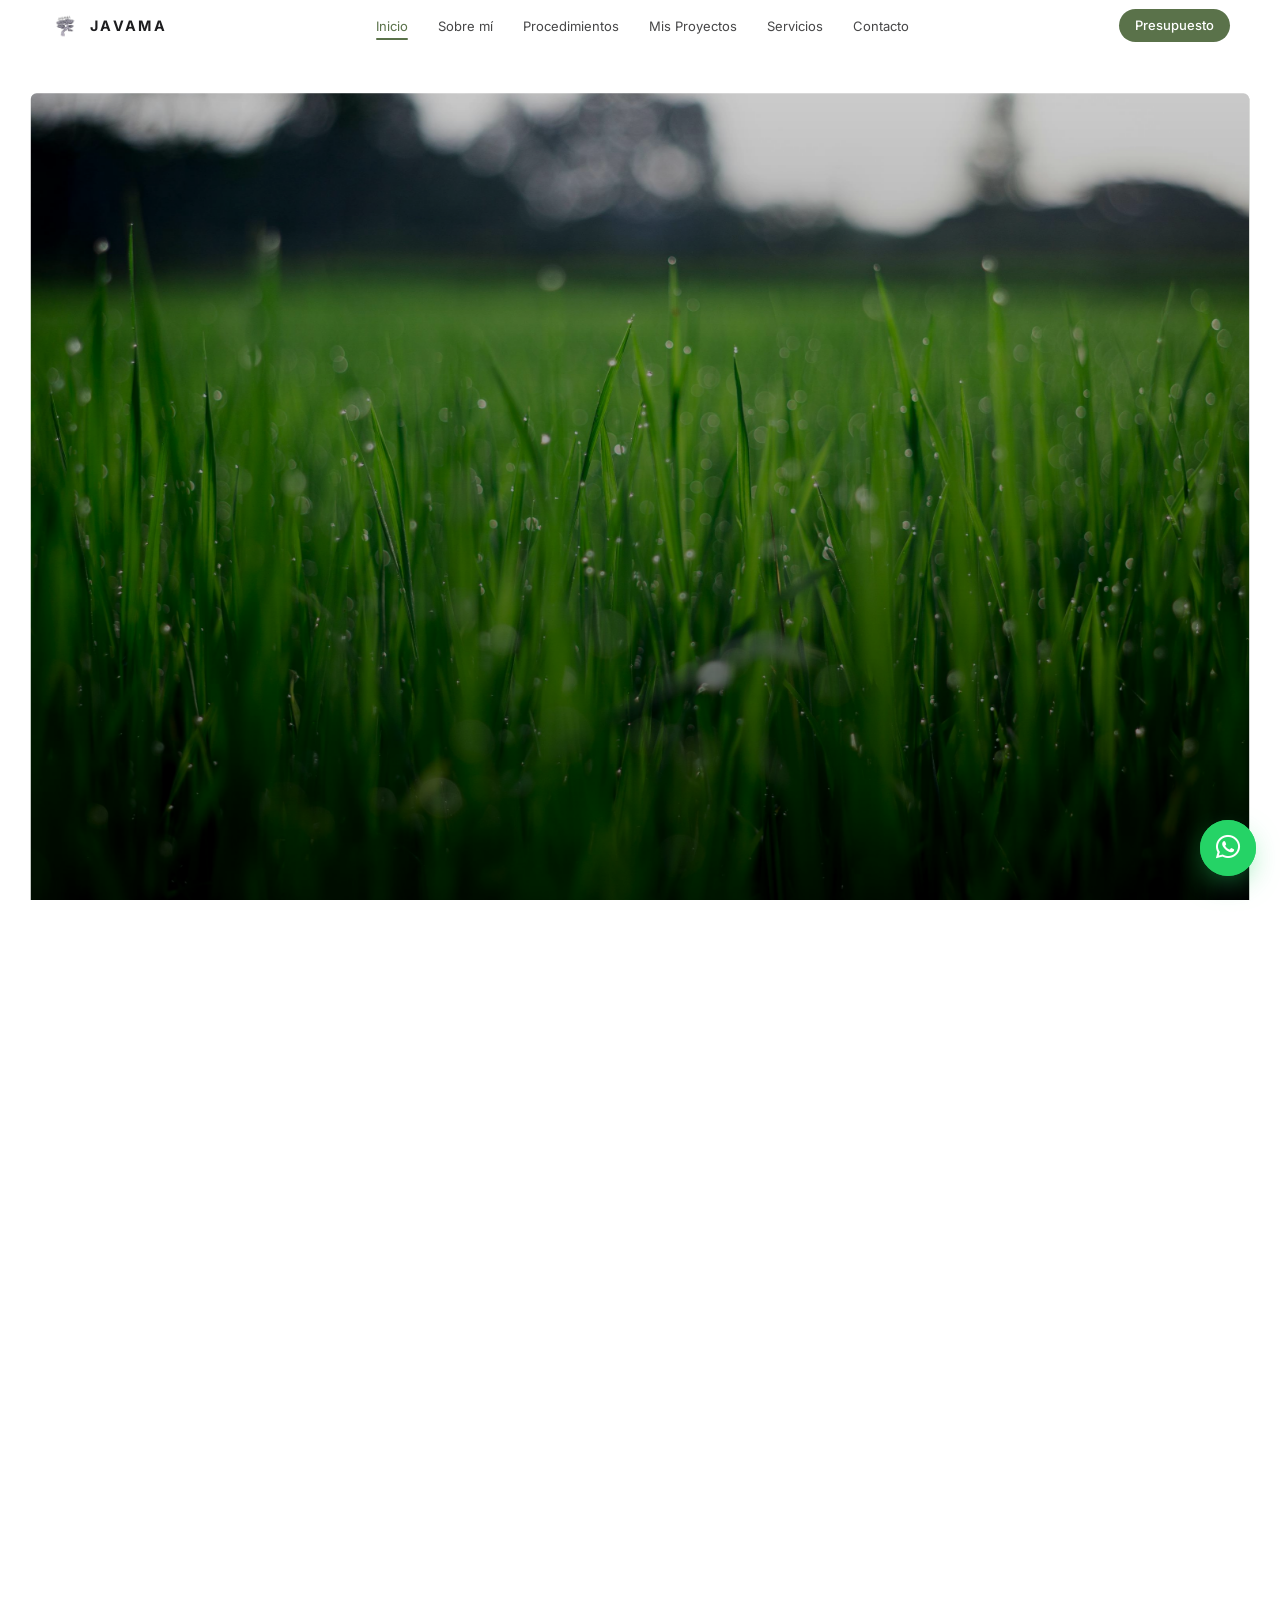
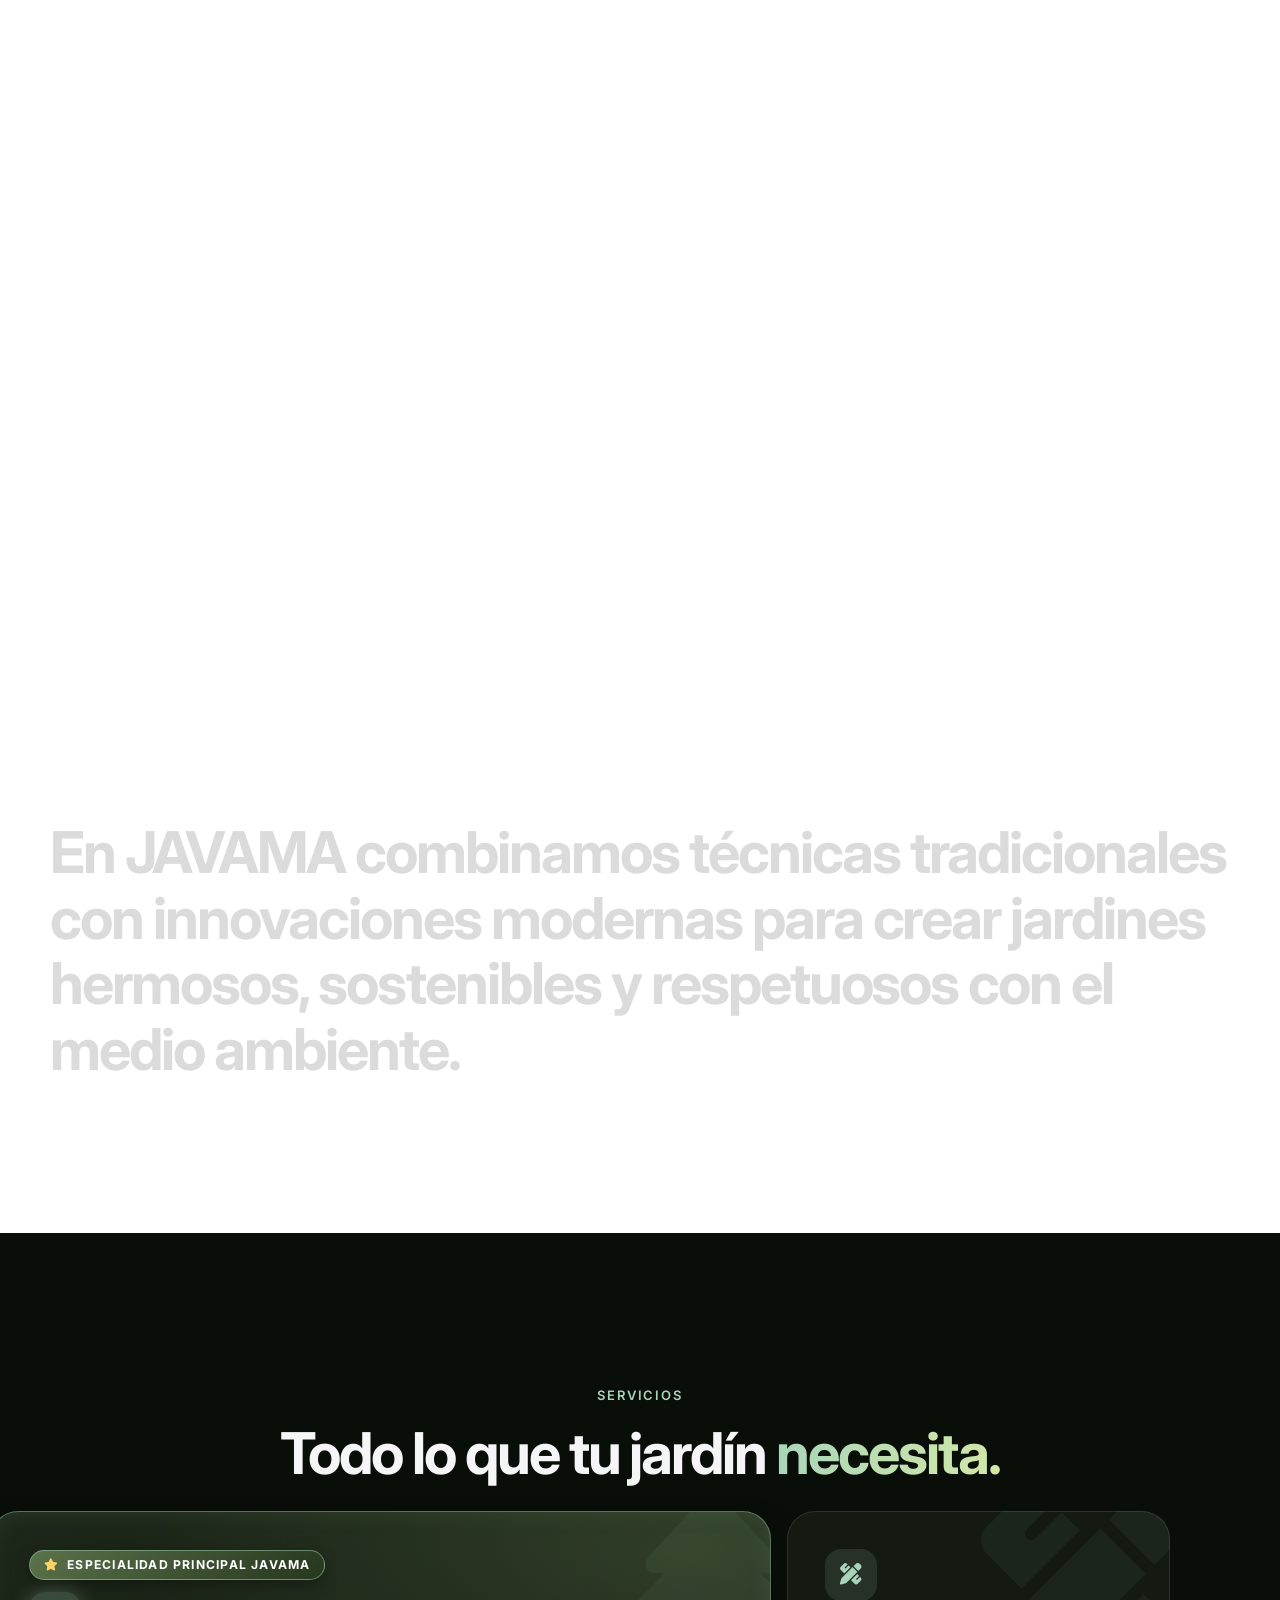
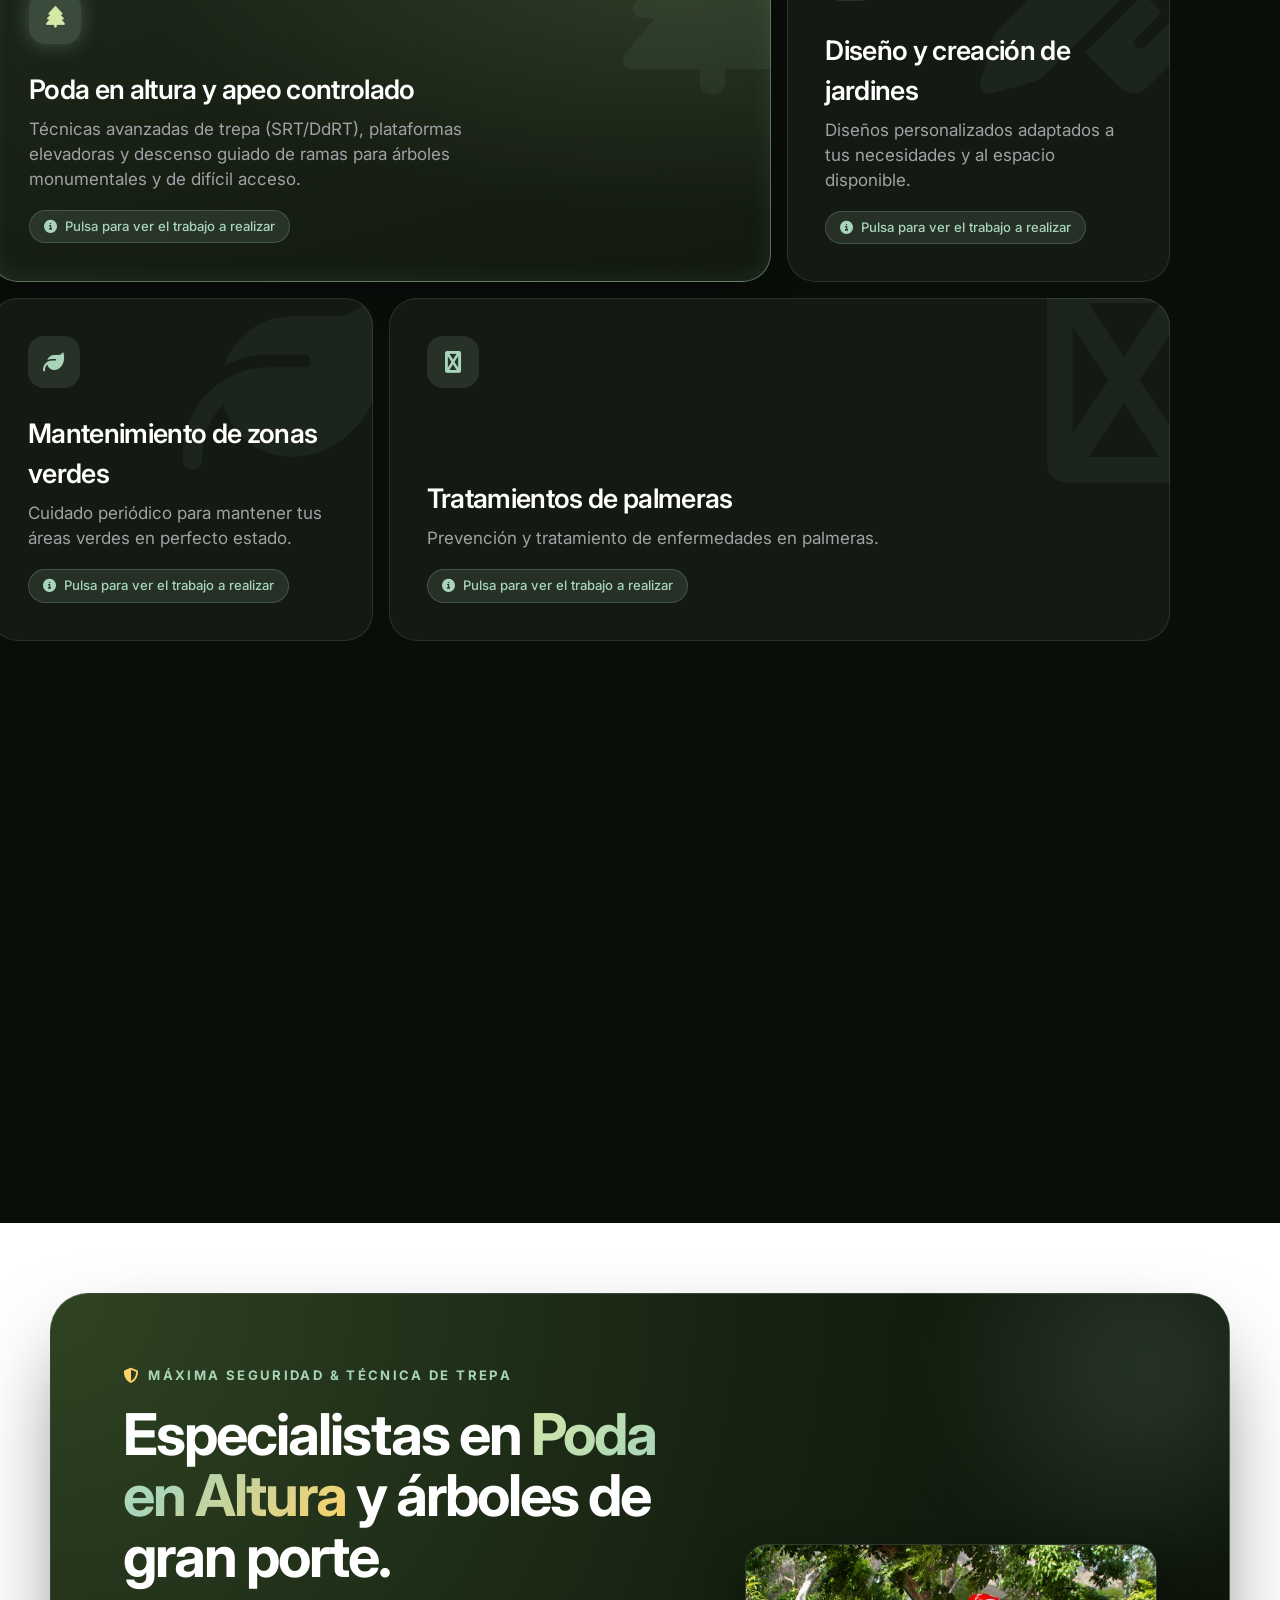
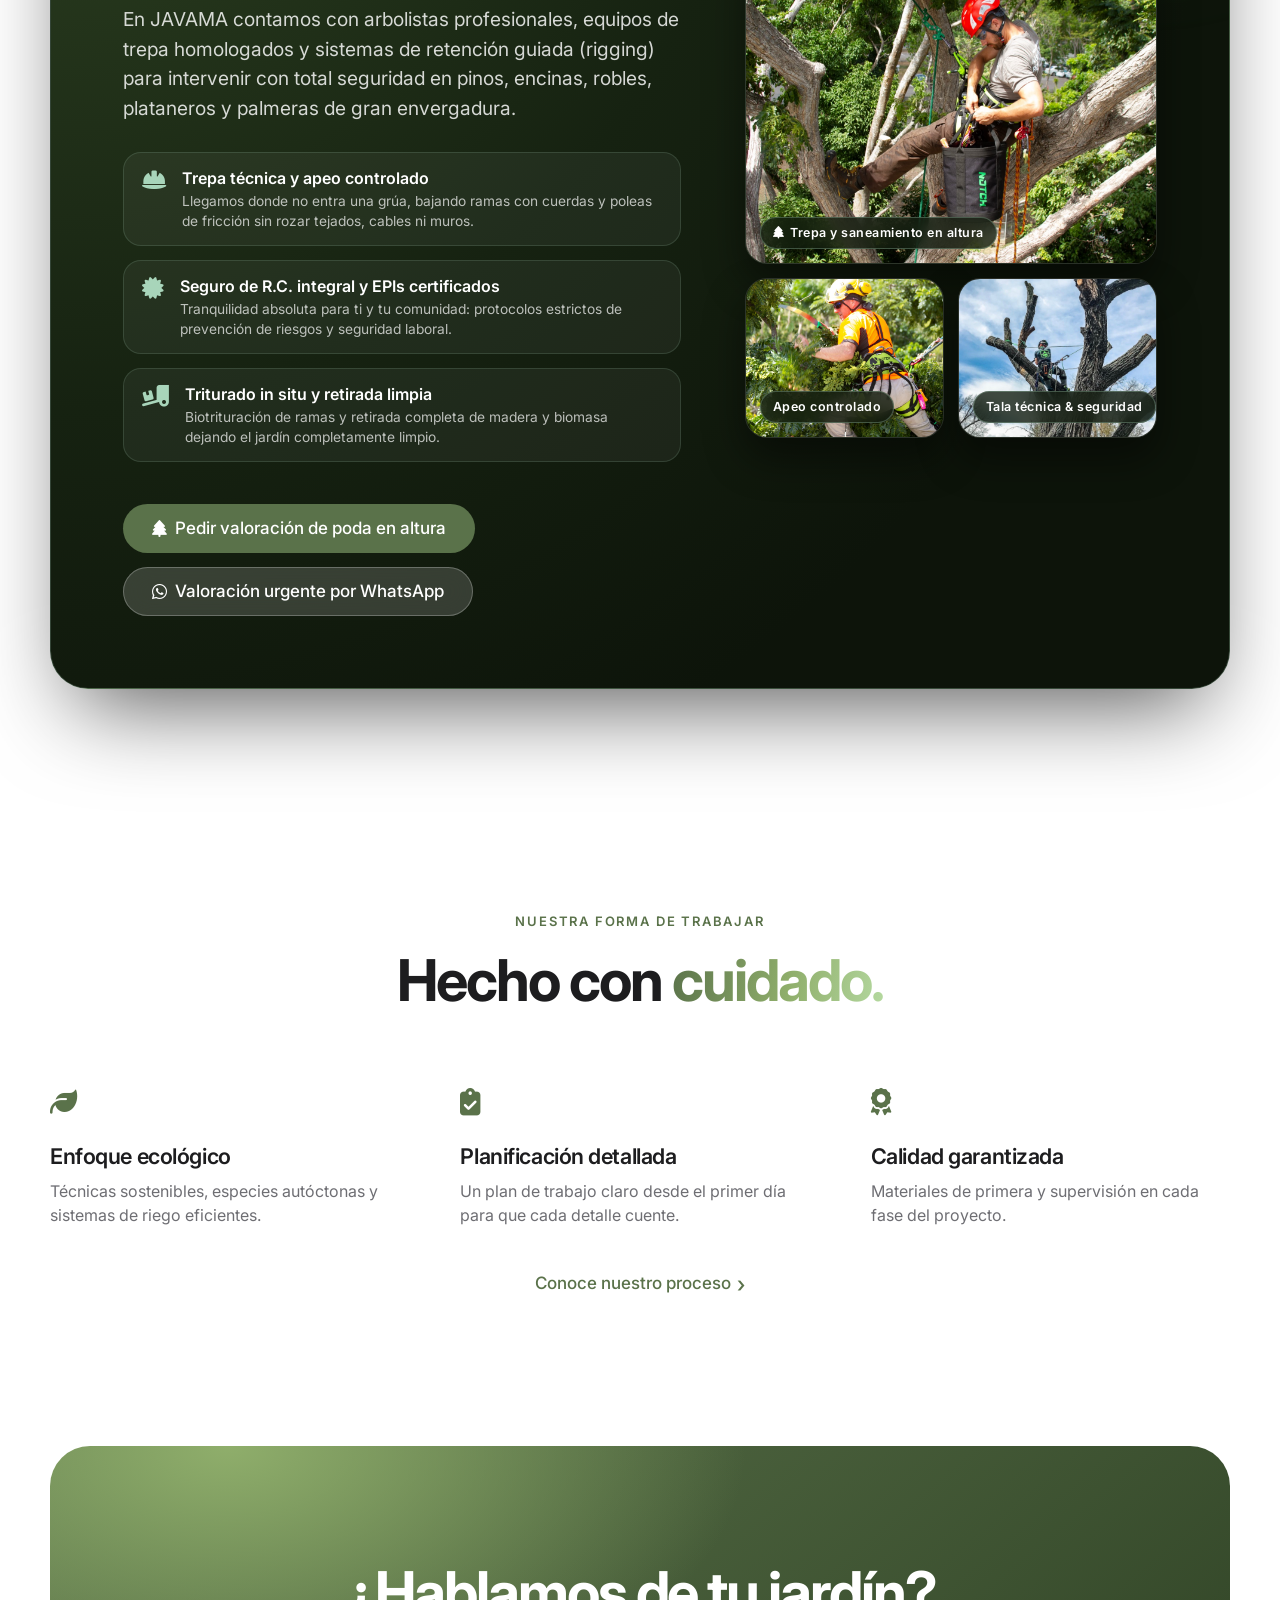
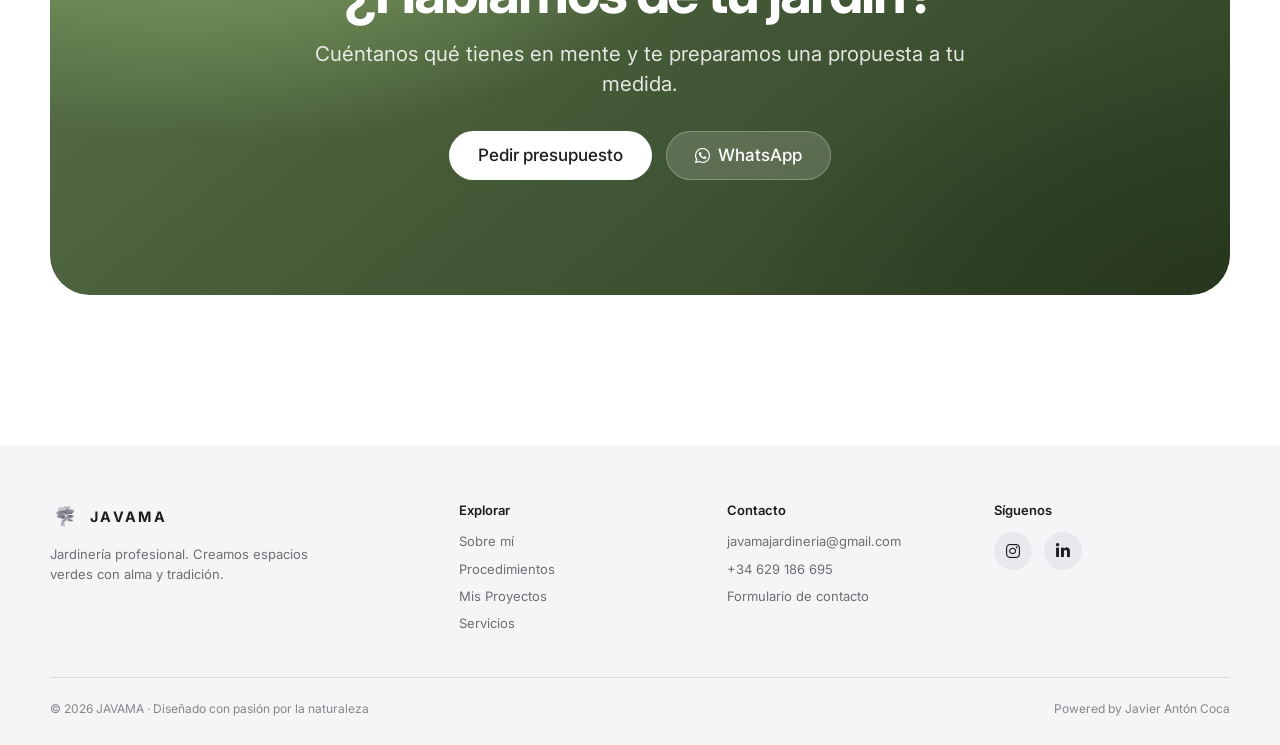
<file: index.html>
<!DOCTYPE html>
<html lang="es">
<head>
  <meta charset="UTF-8">
  <meta name="viewport" content="width=device-width, initial-scale=1.0, viewport-fit=cover">
  <title>JAVAMA — Jardinería Profesional</title>
  <meta name="description" content="Diseño, cuidado y mantenimiento de jardines. Poda en altura, tratamiento de palmeras, riego y césped. Creamos espacios verdes con alma y tradición.">
  <meta name="theme-color" content="#ffffff">
  <meta property="og:title" content="JAVAMA — Jardinería Profesional">
  <meta property="og:description" content="Diseño, cuidado y mantenimiento de jardines. Poda en altura, tratamiento de palmeras, riego y césped. Creamos espacios verdes con alma y tradición.">
  <meta property="og:type" content="website">
  <link rel="preconnect" href="https://fonts.googleapis.com">
  <link rel="preconnect" href="https://fonts.gstatic.com" crossorigin>
  <link href="https://fonts.googleapis.com/css2?family=Inter:wght@400;500;600;700&display=swap" rel="stylesheet">
  <link rel="stylesheet" href="https://cdnjs.cloudflare.com/ajax/libs/font-awesome/6.4.0/css/all.min.css" integrity="sha512-iecdLmaskl7CVkqkXNQ/ZH/XLlvWZOJyj7Yy7tcenmpD1ypASozpmT/E0iPtmFIB46ZmdtAc9eNBvH0H/ZpiBw==" crossorigin="anonymous" referrerpolicy="no-referrer">
  <link rel="icon" type="image/png" href="favicon-96x96.png" sizes="96x96">
  <link rel="icon" type="image/svg+xml" href="favicon.svg">
  <link rel="shortcut icon" href="favicon.ico">
  <link rel="apple-touch-icon" sizes="180x180" href="apple-touch-icon.png">
  <meta name="apple-mobile-web-app-title" content="JAVAMA">
  <link rel="manifest" href="site.webmanifest">
  <link rel="stylesheet" href="css/style.css">
</head>
<body>
<!-- Pantalla de carga (Preloader) con círculo, bonsái central y transición de árboles de fondo -->
<div id="preloader" class="preloader" role="status" aria-live="polite">
  <!-- Galería de árboles cambiando en el fondo -->
  <div class="preloader-bg-trees" aria-hidden="true">
    <div class="tree-slide active" style="background-image: url('img/tree-1.jpg')"></div>
    <div class="tree-slide" style="background-image: url('img/tree-6.jpg')"></div>
    <div class="tree-slide" style="background-image: url('img/tree-3.jpg')"></div>
    <div class="tree-slide" style="background-image: url('img/tree-4.jpg')"></div>
    <div class="tree-slide" style="background-image: url('img/tree-2.jpg')"></div>
    <div class="tree-slide" style="background-image: url('img/tree-5.jpg')"></div>
    <div class="tree-overlay"></div>
  </div>

  <div class="preloader-content">
    <!-- Círculo central con anillo de carga y bonsái -->
    <div class="preloader-circle-wrap">
      <svg class="preloader-ring" viewBox="0 0 160 160" aria-hidden="true">
        <defs>
          <linearGradient id="preloaderGrad" x1="0%" y1="0%" x2="100%" y2="100%">
            <stop offset="0%" stop-color="#8fae6b" />
            <stop offset="50%" stop-color="#a8d5ba" />
            <stop offset="100%" stop-color="#d4e8a8" />
          </linearGradient>
        </defs>
        <circle class="ring-track" cx="80" cy="80" r="72" />
        <circle class="ring-fill" cx="80" cy="80" r="72" />
      </svg>
      <div class="preloader-circle">
        <div class="preloader-circle-glow"></div>
        <img class="preloader-bonsai-img" src="img/logo-tight.png" alt="JAVAMA Jardinería" width="96" height="108">
      </div>
    </div>

    <!-- Indicador de carga y porcentaje -->
    <div class="preloader-info">
      <div class="preloader-percent"><span id="preloader-pct">0</span>%</div>
      <span class="preloader-status">Cargando experiencia...</span>
      <span class="preloader-hint">Toca en cualquier lugar para entrar</span>
    </div>
  </div>
</div>

<header class="nav" role="banner">
  <div class="nav-in">
    <a href="index.html" class="brand" aria-label="JAVAMA — Inicio"><img src="img/logo.png" alt="" width="30" height="30">JAVAMA</a>
    <ul class="nav-links"><li><a href="index.html" aria-current="page">Inicio</a></li><li><a href="sobre-mi.html">Sobre mí</a></li><li><a href="procedimientos.html">Procedimientos</a></li><li><a href="misproyectos.html">Mis Proyectos</a></li><li><a href="servicios.html">Servicios</a></li><li><a href="contacto.html">Contacto</a></li></ul>
    <a href="contacto.html#formulario" class="nav-cta">Presupuesto</a>
    <button class="burger" aria-label="Abrir menú" aria-expanded="false"><span></span><span></span></button>
  </div>
</header>
<nav class="menu-overlay" aria-label="Menú principal"><a href="index.html" style="--i:0" aria-current="page">Inicio</a><a href="sobre-mi.html" style="--i:1">Sobre mí</a><a href="procedimientos.html" style="--i:2">Procedimientos</a><a href="misproyectos.html" style="--i:3">Mis Proyectos</a><a href="servicios.html" style="--i:4">Servicios</a><a href="contacto.html" style="--i:5">Contacto</a></nav>

<main>
<section class="hero" id="hero" aria-label="Presentación">
  <div class="hero-sticky">
    <div class="hero-intro">
      <img class="hero-logo" src="img/logo-tight.png" alt="Logotipo de JAVAMA: un bonsái dibujado a mano">
      <h1 class="hero-title" data-split>Jardinería <span class="grad">profesional.</span></h1>
      <p class="hero-sub"><span class="hero-pill-poda"><i class="fa-solid fa-tree"></i> Especialistas en Poda en Altura</span> · Diseño · Palmeras · Mantenimiento</p>
    </div>

    <div class="hero-cue" aria-hidden="true"><span>Desliza</span><i></i></div>

    <div class="hero-card" aria-hidden="true">
      <div class="hero-media"><img src="img/hero.jpg" alt="" fetchpriority="high"></div>
    </div>

    <div class="hero-copy">
      <h2 class="hero-words" aria-label="Creamos espacios verdes con alma y tradición"><span class="hw" style="--i:0">Creamos</span> <span class="hw" style="--i:1">espacios</span> <span class="hw" style="--i:2">verdes</span> <span class="hw" style="--i:3">con</span> <span class="hw" style="--i:4">alma</span> <span class="hw" style="--i:5">y</span> <span class="hw" style="--i:6">tradición.</span> </h2>
      <div class="hero-extra">
        <p>Especialistas en poda en altura técnica, trepa y cuidado integral de jardines, con amor por la naturaleza y respeto por cada espacio.</p>
        <div class="btns">
          <a href="contacto.html#formulario" class="btn btn-light">Contacta con nosotros</a>
          <a href="servicios.html" class="btn btn-glass">Ver servicios</a>
        </div>
      </div>
    </div>
  </div>
</section>

<section class="section">
  <div class="container">
    <p class="scrub">En JAVAMA combinamos <span class="accent">técnicas tradicionales</span> con <span class="accent">innovaciones modernas</span> para crear jardines hermosos, sostenibles y respetuosos con el medio ambiente.</p>
  </div>
</section>

<section class="section section-dark" id="servicios">
  <div class="container">
    <div class="center" data-reveal>
      <span class="eyebrow">Servicios</span>
      <h2 class="h-lg">Todo lo que tu jardín <span class="grad">necesita.</span></h2>
    </div>
    <div class="bento">
      <article class="tile wide tile-poda-featured" data-reveal="diag-right-down" style="--d:0" data-contact="poda" data-desc="Servicio técnico especializado de poda en altura, trepa certificada y apeo controlado de seguridad en árboles de gran porte, garantizando la salud del ejemplar y la protección de su entorno.">
        <span class="badge-specialty"><i class="fa-solid fa-star"></i> Especialidad Principal JAVAMA</span>
        <i class="fa-solid fa-tree ghost" aria-hidden="true"></i>
        <div class="ico"><i class="fa-solid fa-tree"></i></div>
        <h3>Poda en altura y apeo controlado</h3>
        <p>Técnicas avanzadas de trepa (SRT/DdRT), plataformas elevadoras y descenso guiado de ramas para árboles monumentales y de difícil acceso.</p>
        <span class="tile-badge"><i class="fa-solid fa-circle-info"></i> Pulsa para ver el trabajo a realizar</span>
        <ul class="data" hidden>
          <li><i class="fa-solid fa-circle-check"></i><span><strong>Evaluación estructural (VTA):</strong> Detección de ramas secas, fisuras, hongos o riesgo de desprendimiento sobre tejados y piscinas.</span></li>
          <li><i class="fa-solid fa-circle-check"></i><span><strong>Trepa y apeo por secciones (Rigging):</strong> Descenso controlado de ramas pesadas mediante cuerdas de fricción y frenos, sin dañar bienes ni suelo.</span></li>
          <li><i class="fa-solid fa-circle-check"></i><span><strong>Poda sanitaria y de aclareo:</strong> Cortes limpios en el cuello de rama, reducción de resistencia al viento y mantenimiento de copa.</span></li>
          <li><i class="fa-solid fa-circle-check"></i><span><strong>Seguridad y gestión integral:</strong> Seguro de R.C., EPIs homologados anticaída y triturado o retirada inmediata de biomasa.</span></li>
        </ul>
      </article>

      <article class="tile" data-reveal="diag-right-down" style="--d:120" data-contact="diseno" data-desc="Diseño paisajístico integral y personalizado que combina estética, funcionalidad y sostenibilidad para transformar tu espacio verde.">
        <i class="fa-solid fa-pencil-ruler ghost" aria-hidden="true"></i>
        <div class="ico"><i class="fa-solid fa-pencil-ruler"></i></div>
        <h3>Diseño y creación de jardines</h3>
        <p>Diseños personalizados adaptados a tus necesidades y al espacio disponible.</p>
        <span class="tile-badge"><i class="fa-solid fa-circle-info"></i> Pulsa para ver el trabajo a realizar</span>
        <ul class="data" hidden>
          <li><i class="fa-solid fa-circle-check"></i><span><strong>Estudio del espacio:</strong> Análisis del terreno, microclima, horas de sol y tipo de suelo.</span></li>
          <li><i class="fa-solid fa-circle-check"></i><span><strong>Propuesta paisajística:</strong> Selección de plantas resistentes, distribución armónica y zonas de sombra.</span></li>
          <li><i class="fa-solid fa-circle-check"></i><span><strong>Preparación del suelo:</strong> Movimiento de tierras, nivelación y aporte de sustrato y materia orgánica.</span></li>
          <li><i class="fa-solid fa-circle-check"></i><span><strong>Plantación y acabados:</strong> Colocación de especies vegetales, gravas decorativas, borduras y primer riego.</span></li>
        </ul>
      </article>

      <article class="tile" data-reveal="diag-right-down" style="--d:240" data-contact="mantenimiento" data-desc="Mantenimiento periódico y exhaustivo de zonas verdes particulares y comunitarias para asegurar un jardín sano, vigoroso y presentable en cualquier estación.">
        <i class="fa-solid fa-leaf ghost" aria-hidden="true"></i>
        <div class="ico"><i class="fa-solid fa-leaf"></i></div>
        <h3>Mantenimiento de zonas verdes</h3>
        <p>Cuidado periódico para mantener tus áreas verdes en perfecto estado.</p>
        <span class="tile-badge"><i class="fa-solid fa-circle-info"></i> Pulsa para ver el trabajo a realizar</span>
        <ul class="data" hidden>
          <li><i class="fa-solid fa-circle-check"></i><span><strong>Cuidado del césped:</strong> Siega periódica, perfilado de bordillos, escarificado y control de malas hierbas.</span></li>
          <li><i class="fa-solid fa-circle-check"></i><span><strong>Poda y recorte:</strong> Formación de setos, recorte de arbustos y mantenimiento de parterres.</span></li>
          <li><i class="fa-solid fa-circle-check"></i><span><strong>Abonado y fitosanitarios:</strong> Fertilización equilibrada estacional y tratamientos preventivos.</span></li>
          <li><i class="fa-solid fa-circle-check"></i><span><strong>Control de riego:</strong> Revisión periódica de goteros, difusores y ajuste de tiempos según clima.</span></li>
        </ul>
      </article>

      <article class="tile wide" data-reveal="diag-right-down" style="--d:360" data-contact="palmeras" data-desc="Tratamientos preventivos y curativos avanzados contra plagas destructoras como el picudo rojo, acompañados de poda sanitaria y cepillado experto.">
        <i class="fa-solid fa-pagelines ghost" aria-hidden="true"></i>
        <div class="ico"><i class="fa-solid fa-pagelines"></i></div>
        <h3>Tratamientos de palmeras</h3>
        <p>Prevención y tratamiento de enfermedades en palmeras.</p>
        <span class="tile-badge"><i class="fa-solid fa-circle-info"></i> Pulsa para ver el trabajo a realizar</span>
        <ul class="data" hidden>
          <li><i class="fa-solid fa-circle-check"></i><span><strong>Diagnóstico sanitario:</strong> Examen minucioso del penacho y detección temprana del picudo rojo.</span></li>
          <li><i class="fa-solid fa-circle-check"></i><span><strong>Endoterapia y tratamientos:</strong> Inyecciones al tronco de dosis controlada o duchas foliares autorizadas.</span></li>
          <li><i class="fa-solid fa-circle-check"></i><span><strong>Poda sanitaria:</strong> Corte de hojas secas respetando la corona y afeitado de valonas.</span></li>
          <li><i class="fa-solid fa-circle-check"></i><span><strong>Calendario preventivo:</strong> Protocolo de seguimiento y refuerzo en meses de calor y vuelo de la plaga.</span></li>
        </ul>
      </article>

      <article class="tile half" data-reveal="diag-right-down" style="--d:480" data-contact="riego" data-desc="Diseño e instalación de redes de riego automático a medida, optimizando el consumo hídrico y garantizando una cobertura uniforme en todo el jardín.">
        <i class="fa-solid fa-droplet ghost" aria-hidden="true"></i>
        <div class="ico"><i class="fa-solid fa-droplet"></i></div>
        <h3>Sistemas de riego</h3>
        <p>Instalación y mantenimiento de sistemas de riego eficientes.</p>
        <span class="tile-badge"><i class="fa-solid fa-circle-info"></i> Pulsa para ver el trabajo a realizar</span>
        <ul class="data" hidden>
          <li><i class="fa-solid fa-circle-check"></i><span><strong>Cálculo de caudal y presión:</strong> Sectorización por zonas según sol, sombra y tipología de plantas.</span></li>
          <li><i class="fa-solid fa-circle-check"></i><span><strong>Instalación hidráulica:</strong> Zanjeado, tubería enterrada, colectores y electroválvulas en arqueta.</span></li>
          <li><i class="fa-solid fa-circle-check"></i><span><strong>Emisores de agua:</strong> Montaje de aspersores de turbina, difusores o goteo autocompensante.</span></li>
          <li><i class="fa-solid fa-circle-check"></i><span><strong>Automatización:</strong> Programador digital con sensores de lluvia para un ahorro real de agua.</span></li>
        </ul>
      </article>

      <article class="tile half" data-reveal="diag-right-down" style="--d:600" data-contact="cesped" data-desc="Regeneración y sustitución de praderas degradadas, aplicando técnicas de resiembra intensiva o instalación de tepes naturales listos para pisar.">
        <i class="fa-solid fa-seedling ghost" aria-hidden="true"></i>
        <div class="ico"><i class="fa-solid fa-seedling"></i></div>
        <h3>Reconstrucción de césped</h3>
        <p>Renovación y recuperación de céspedes dañados o envejecidos.</p>
        <span class="tile-badge"><i class="fa-solid fa-circle-info"></i> Pulsa para ver el trabajo a realizar</span>
        <ul class="data" hidden>
          <li><i class="fa-solid fa-circle-check"></i><span><strong>Regeneración del terreno:</strong> Escarificado enérgico para retirar fieltro, aireado y descompactado.</span></li>
          <li><i class="fa-solid fa-circle-check"></i><span><strong>Enmienda y recebo:</strong> Extendido de mezcla de arena de sílice y compost orgánico de alta calidad.</span></li>
          <li><i class="fa-solid fa-circle-check"></i><span><strong>Siembra o tepe:</strong> Resiembra con semilla profesional de alta densidad o colocación de rollos de tepe fresco.</span></li>
          <li><i class="fa-solid fa-circle-check"></i><span><strong>Rulado y fertilización:</strong> Compactación suave, abono enraizante y puesta a punto del riego inicial.</span></li>
        </ul>
      </article>
    </div>
    <p class="center" style="margin-top:44px" data-reveal><a href="servicios.html" class="link-more">Ver precios y detalles de cada servicio</a></p>
  </div>
</section>

<section class="section section-poda" id="poda-altura">
  <div class="container">
    <div class="poda-banner" data-reveal>
      <div class="poda-banner-content">
        <span class="eyebrow-accent"><i class="fa-solid fa-shield-halved"></i> Máxima Seguridad & Técnica de Trepa</span>
        <h2 class="h-lg">Especialistas en <span class="grad-gold">Poda en Altura</span> y árboles de gran porte.</h2>
        <p class="poda-lead">En JAVAMA contamos con arbolistas profesionales, equipos de trepa homologados y sistemas de retención guiada (rigging) para intervenir con total seguridad en pinos, encinas, robles, plataneros y palmeras de gran envergadura.</p>
        
        <div class="poda-highlights">
          <div class="poda-pill">
            <i class="fa-solid fa-helmet-safety"></i>
            <div>
              <strong>Trepa técnica y apeo controlado</strong>
              <small>Llegamos donde no entra una grúa, bajando ramas con cuerdas y poleas de fricción sin rozar tejados, cables ni muros.</small>
            </div>
          </div>
          <div class="poda-pill">
            <i class="fa-solid fa-certificate"></i>
            <div>
              <strong>Seguro de R.C. integral y EPIs certificados</strong>
              <small>Tranquilidad absoluta para ti y tu comunidad: protocolos estrictos de prevención de riesgos y seguridad laboral.</small>
            </div>
          </div>
          <div class="poda-pill">
            <i class="fa-solid fa-truck-ramp-box"></i>
            <div>
              <strong>Triturado in situ y retirada limpia</strong>
              <small>Biotrituración de ramas y retirada completa de madera y biomasa dejando el jardín completamente limpio.</small>
            </div>
          </div>
        </div>

        <div class="btns">
          <a href="contacto.html?servicio=poda#formulario" class="btn btn-primary"><i class="fa-solid fa-tree"></i> Pedir valoración de poda en altura</a>
          <a href="https://wa.me/34629186695?text=Hola%20JAVAMA,%20necesito%20presupuesto%20para%20poda%20en%20altura" target="_blank" rel="noopener" class="btn btn-glass"><i class="fa-brands fa-whatsapp"></i> Valoración urgente por WhatsApp</a>
        </div>
      </div>

      <div class="poda-banner-media" data-reveal="scale">
        <div class="poda-media-card main">
          <img src="img/poda-altura-1.jpg" alt="Técnico arbolista de JAVAMA realizando poda en altura en gran arbolado" loading="lazy">
          <span class="media-tag"><i class="fa-solid fa-tree"></i> Trepa y saneamiento en altura</span>
        </div>
        <div class="poda-media-grid">
          <div class="poda-media-card sm">
            <img src="img/poda-altura-2.jpg" alt="Apeo controlado de ramas con cuerdas de fricción" loading="lazy">
            <span class="media-tag">Apeo controlado</span>
          </div>
          <div class="poda-media-card sm">
            <img src="img/poda-altura-3.jpg" alt="Poda técnica y seguridad en copas" loading="lazy">
            <span class="media-tag">Tala técnica & seguridad</span>
          </div>
        </div>
      </div>
    </div>
  </div>
</section>

<section class="section">
  <div class="container">
    <div class="center" data-reveal>
      <span class="eyebrow">Nuestra forma de trabajar</span>
      <h2 class="h-lg">Hecho con <span class="grad">cuidado.</span></h2>
    </div>
    <div class="features" data-stagger>
      <div class="feature"><div class="ico"><i class="fa-solid fa-leaf"></i></div><h3>Enfoque ecológico</h3><p>Técnicas sostenibles, especies autóctonas y sistemas de riego eficientes.</p></div>
      <div class="feature"><div class="ico"><i class="fa-solid fa-clipboard-check"></i></div><h3>Planificación detallada</h3><p>Un plan de trabajo claro desde el primer día para que cada detalle cuente.</p></div>
      <div class="feature"><div class="ico"><i class="fa-solid fa-award"></i></div><h3>Calidad garantizada</h3><p>Materiales de primera y supervisión en cada fase del proyecto.</p></div>
    </div>
    <p class="center" style="margin-top:44px" data-reveal><a href="procedimientos.html" class="link-more">Conoce nuestro proceso</a></p>
  </div>
</section>

<section class="section" style="padding-top:0">
  <div class="container">
    <div class="cta-band" data-reveal="scale">
      <h2 class="h-lg">¿Hablamos de tu jardín?</h2>
      <p>Cuéntanos qué tienes en mente y te preparamos una propuesta a tu medida.</p>
      <div class="btns">
        <a href="contacto.html#formulario" class="btn btn-light">Pedir presupuesto</a>
        <a href="https://wa.me/34629186695" target="_blank" rel="noopener" class="btn btn-glass"><i class="fa-brands fa-whatsapp"></i> WhatsApp</a>
      </div>
    </div>
  </div>
</section>

</main>

<div class="sheet" role="dialog" aria-modal="true" aria-label="Detalle del servicio">
  <div class="sheet-card">
    <button class="sheet-close" aria-label="Cerrar"><i class="fa-solid fa-xmark"></i></button>
    <div class="ico"></div>
    <h3></h3>
    <span class="price"></span>
    <p class="desc"></p>
    <ul></ul>
    <a href="contacto.html#formulario" class="btn btn-primary">Pedir presupuesto para este servicio</a>
  </div>
</div>

<footer class="footer">
  <div class="container">
    <div class="footer-grid">
      <div>
        <a href="index.html" class="brand"><img src="img/logo.png" alt="" width="30" height="30">JAVAMA</a>
        <p class="tag">Jardinería profesional. Creamos espacios verdes con alma y tradición.</p>
      </div>
      <div>
        <h4>Explorar</h4>
        <ul>
          <li><a href="sobre-mi.html">Sobre mí</a></li>
          <li><a href="procedimientos.html">Procedimientos</a></li>
          <li><a href="misproyectos.html">Mis Proyectos</a></li>
          <li><a href="servicios.html">Servicios</a></li>
        </ul>
      </div>
      <div>
        <h4>Contacto</h4>
        <ul>
          <li><a href="mailto:javamajardineria@gmail.com">javamajardineria@gmail.com</a></li>
          <li><a href="tel:+34629186695">+34 629 186 695</a></li>
          <li><a href="contacto.html">Formulario de contacto</a></li>
        </ul>
      </div>
      <div>
        <h4>Síguenos</h4>
        <div class="social">
          <a href="https://www.instagram.com/javamajardineria/" target="_blank" rel="noopener" aria-label="Instagram"><i class="fa-brands fa-instagram"></i></a>
          <a href="#" aria-label="LinkedIn"><i class="fa-brands fa-linkedin-in"></i></a>
        </div>
      </div>
    </div>
    <div class="footer-bottom">
      <span>&copy; <span data-year>2025</span> JAVAMA · Diseñado con pasión por la naturaleza</span>
      <span>Powered by Javier Antón Coca</span>
    </div>
  </div>
</footer>

<a href="https://wa.me/34629186695" target="_blank" rel="noopener" class="whatsapp" aria-label="Contactar por WhatsApp con JAVAMA Jardinería"><i class="fa-brands fa-whatsapp"></i></a>

<script src="js/main.js"></script>
</body>
</html>
</file>
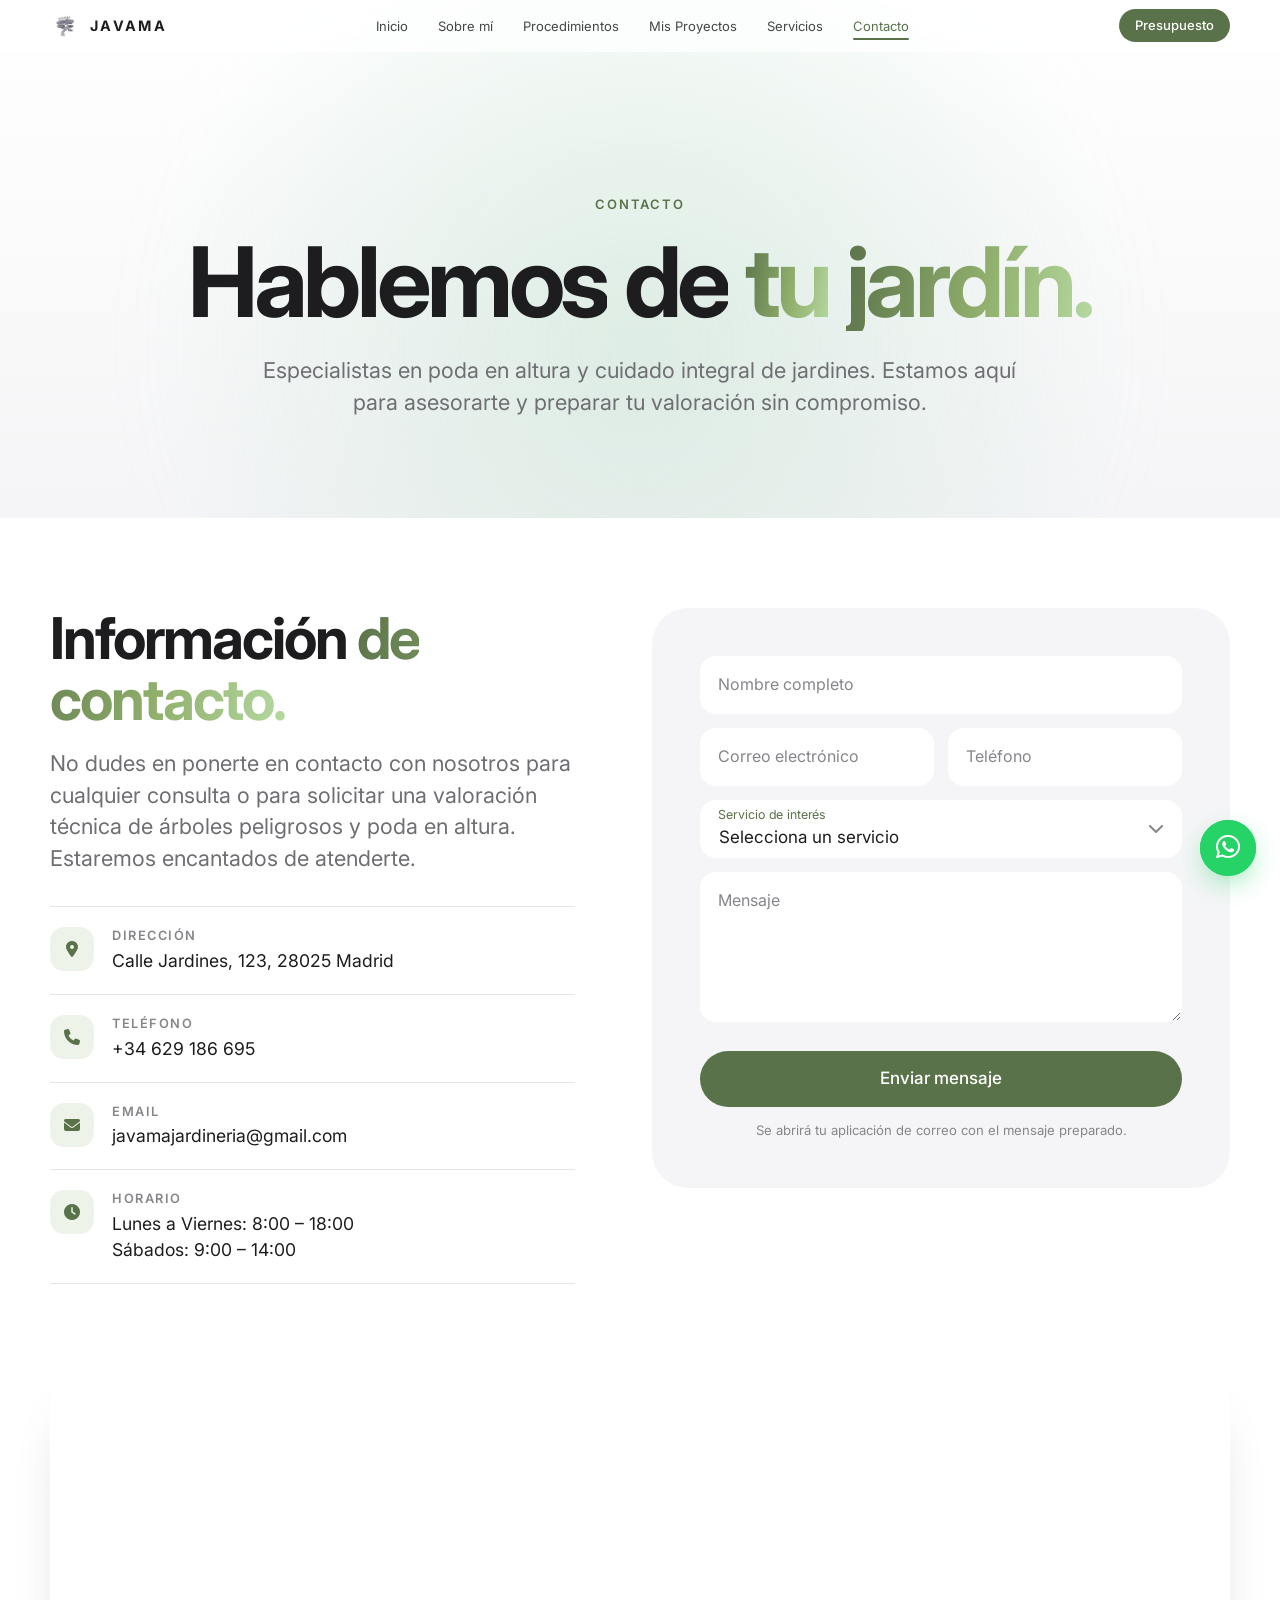
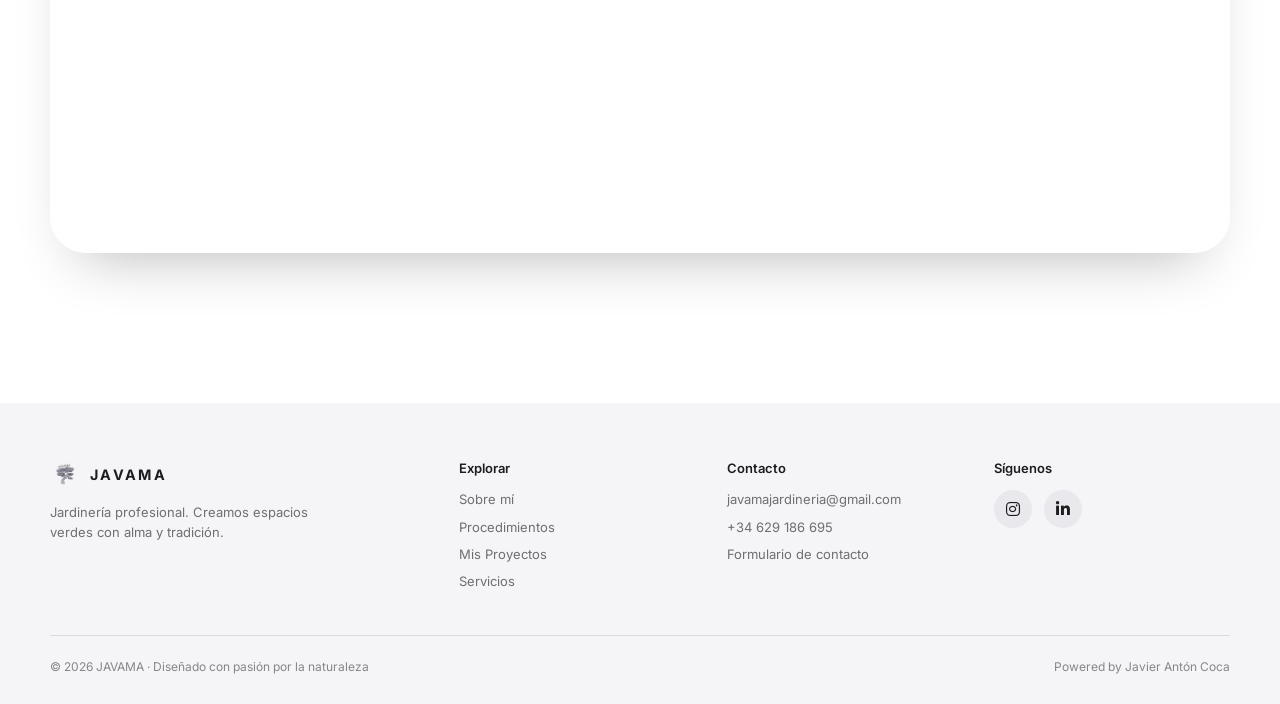
<file: contacto.html>
<!DOCTYPE html>
<html lang="es">
<head>
  <meta charset="UTF-8">
  <meta name="viewport" content="width=device-width, initial-scale=1.0, viewport-fit=cover">
  <title>Contacto — JAVAMA Jardinería Profesional</title>
  <meta name="description" content="Contacta con JAVAMA Jardinería: teléfono, email, horario y formulario de presupuesto.">
  <meta name="theme-color" content="#ffffff">
  <meta property="og:title" content="Contacto — JAVAMA Jardinería Profesional">
  <meta property="og:description" content="Contacta con JAVAMA Jardinería: teléfono, email, horario y formulario de presupuesto.">
  <meta property="og:type" content="website">
  <link rel="preconnect" href="https://fonts.googleapis.com">
  <link rel="preconnect" href="https://fonts.gstatic.com" crossorigin>
  <link href="https://fonts.googleapis.com/css2?family=Inter:wght@400;500;600;700&display=swap" rel="stylesheet">
  <link rel="stylesheet" href="https://cdnjs.cloudflare.com/ajax/libs/font-awesome/6.4.0/css/all.min.css" integrity="sha512-iecdLmaskl7CVkqkXNQ/ZH/XLlvWZOJyj7Yy7tcenmpD1ypASozpmT/E0iPtmFIB46ZmdtAc9eNBvH0H/ZpiBw==" crossorigin="anonymous" referrerpolicy="no-referrer">
  <link rel="icon" type="image/png" href="favicon-96x96.png" sizes="96x96">
  <link rel="icon" type="image/svg+xml" href="favicon.svg">
  <link rel="shortcut icon" href="favicon.ico">
  <link rel="apple-touch-icon" sizes="180x180" href="apple-touch-icon.png">
  <meta name="apple-mobile-web-app-title" content="JAVAMA">
  <link rel="manifest" href="site.webmanifest">
  <link rel="stylesheet" href="css/style.css">
</head>
<body>
<header class="nav" role="banner">
  <div class="nav-in">
    <a href="index.html" class="brand" aria-label="JAVAMA — Inicio"><img src="img/logo.png" alt="" width="30" height="30">JAVAMA</a>
    <ul class="nav-links"><li><a href="index.html">Inicio</a></li><li><a href="sobre-mi.html">Sobre mí</a></li><li><a href="procedimientos.html">Procedimientos</a></li><li><a href="misproyectos.html">Mis Proyectos</a></li><li><a href="servicios.html">Servicios</a></li><li><a href="contacto.html" aria-current="page">Contacto</a></li></ul>
    <a href="contacto.html#formulario" class="nav-cta">Presupuesto</a>
    <button class="burger" aria-label="Abrir menú" aria-expanded="false"><span></span><span></span></button>
  </div>
</header>
<nav class="menu-overlay" aria-label="Menú principal"><a href="index.html" style="--i:0">Inicio</a><a href="sobre-mi.html" style="--i:1">Sobre mí</a><a href="procedimientos.html" style="--i:2">Procedimientos</a><a href="misproyectos.html" style="--i:3">Mis Proyectos</a><a href="servicios.html" style="--i:4">Servicios</a><a href="contacto.html" style="--i:5" aria-current="page">Contacto</a></nav>

<main>
<section class="page-hero">
  <div class="container">
    <span class="eyebrow" data-reveal>Contacto</span>
    <h1 class="h-xl" data-split>Hablemos de <span class="grad">tu jardín.</span></h1>
    <p class="lead" data-reveal style="--d:300">Especialistas en poda en altura y cuidado integral de jardines. Estamos aquí para asesorarte y preparar tu valoración sin compromiso.</p>
  </div>
</section>

<section class="section" id="contacto" style="padding-top:clamp(48px,7vw,90px)">
  <div class="container">
    <div class="contact">
      <div data-reveal="left">
        <h2 class="h-lg">Información <span class="grad">de contacto.</span></h2>
        <p class="lead" style="margin-top:18px">No dudes en ponerte en contacto con nosotros para cualquier consulta o para solicitar una valoración técnica de árboles peligrosos y poda en altura. Estaremos encantados de atenderte.</p>
        <div class="info-list">
          <div class="info"><div class="ico"><i class="fa-solid fa-location-dot"></i></div><div><h4>Dirección</h4><p>Calle Jardines, 123, 28025 Madrid</p></div></div>
          <div class="info"><div class="ico"><i class="fa-solid fa-phone"></i></div><div><h4>Teléfono</h4><a href="tel:+34629186695">+34 629 186 695</a></div></div>
          <div class="info"><div class="ico"><i class="fa-solid fa-envelope"></i></div><div><h4>Email</h4><a href="mailto:javamajardineria@gmail.com">javamajardineria@gmail.com</a></div></div>
          <div class="info"><div class="ico"><i class="fa-solid fa-clock"></i></div><div><h4>Horario</h4><p>Lunes a Viernes: 8:00 – 18:00<br>Sábados: 9:00 – 14:00</p></div></div>
        </div>
      </div>

      <div class="form-card" id="formulario" data-reveal="right">
        <form id="form-contacto" action="#" method="POST">
          <div class="field"><input type="text" id="nombre" name="nombre" placeholder=" " required autocomplete="name"><label for="nombre">Nombre completo</label></div>
          <div class="field-row">
            <div class="field"><input type="email" id="email" name="email" placeholder=" " required autocomplete="email"><label for="email">Correo electrónico</label></div>
            <div class="field"><input type="tel" id="telefono" name="telefono" placeholder=" " autocomplete="tel"><label for="telefono">Teléfono</label></div>
          </div>
          <div class="field">
            <select id="servicio" name="servicio">
              <option value="">Selecciona un servicio</option>
              <option value="poda">Poda en altura y apeo técnico (Especialidad)</option>
              <option value="diseno">Diseño de jardines</option>
              <option value="mantenimiento">Mantenimiento</option>
              <option value="palmeras">Tratamiento de palmeras</option>
              <option value="riego">Sistemas de riego</option>
              <option value="cesped">Reconstrucción de césped</option>
              <option value="otro">Otro</option>
            </select><label for="servicio">Servicio de interés</label>
          </div>
          <div class="field"><textarea id="mensaje" name="mensaje" placeholder=" " required></textarea><label for="mensaje">Mensaje</label></div>
          <button type="submit" class="btn btn-primary">Enviar mensaje</button>
          <p class="form-note">Se abrirá tu aplicación de correo con el mensaje preparado.</p>
        </form>
      </div>
    </div>

    <div class="map" data-reveal="scale">
      <iframe src="https://www.google.com/maps/embed?pb=!1m18!1m12!1m3!1d3037.454103857799!2d-3.703023684603975!3d40.41999697936478!2m3!1f0!2f0!3f0!3m2!1i1024!2i768!4f13.1!3m3!1m2!1s0xd42287e9a0d5aab%3A0x9826e2a8a4f5f0a5!2sPuerta%20de%20Alcal%C3%A1!5e0!3m2!1ses!2ses!4v1623864876780!5m2!1ses!2ses" title="Mapa de ubicación" allowfullscreen loading="lazy"></iframe>
    </div>
  </div>
</section>
</main>
<div class="toast" role="status" aria-live="polite">Abriendo tu correo con el mensaje preparado…</div>

<footer class="footer">
  <div class="container">
    <div class="footer-grid">
      <div>
        <a href="index.html" class="brand"><img src="img/logo.png" alt="" width="30" height="30">JAVAMA</a>
        <p class="tag">Jardinería profesional. Creamos espacios verdes con alma y tradición.</p>
      </div>
      <div>
        <h4>Explorar</h4>
        <ul>
          <li><a href="sobre-mi.html">Sobre mí</a></li>
          <li><a href="procedimientos.html">Procedimientos</a></li>
          <li><a href="misproyectos.html">Mis Proyectos</a></li>
          <li><a href="servicios.html">Servicios</a></li>
        </ul>
      </div>
      <div>
        <h4>Contacto</h4>
        <ul>
          <li><a href="mailto:javamajardineria@gmail.com">javamajardineria@gmail.com</a></li>
          <li><a href="tel:+34629186695">+34 629 186 695</a></li>
          <li><a href="contacto.html">Formulario de contacto</a></li>
        </ul>
      </div>
      <div>
        <h4>Síguenos</h4>
        <div class="social">
          <a href="https://www.instagram.com/javamajardineria/" target="_blank" rel="noopener" aria-label="Instagram"><i class="fa-brands fa-instagram"></i></a>
          <a href="#" aria-label="LinkedIn"><i class="fa-brands fa-linkedin-in"></i></a>
        </div>
      </div>
    </div>
    <div class="footer-bottom">
      <span>&copy; <span data-year>2025</span> JAVAMA · Diseñado con pasión por la naturaleza</span>
      <span>Powered by Javier Antón Coca</span>
    </div>
  </div>
</footer>

<a href="https://wa.me/34629186695" target="_blank" rel="noopener" class="whatsapp" aria-label="Contactar por WhatsApp con JAVAMA Jardinería"><i class="fa-brands fa-whatsapp"></i></a>

<script src="js/main.js"></script>
</body>
</html>
</file>
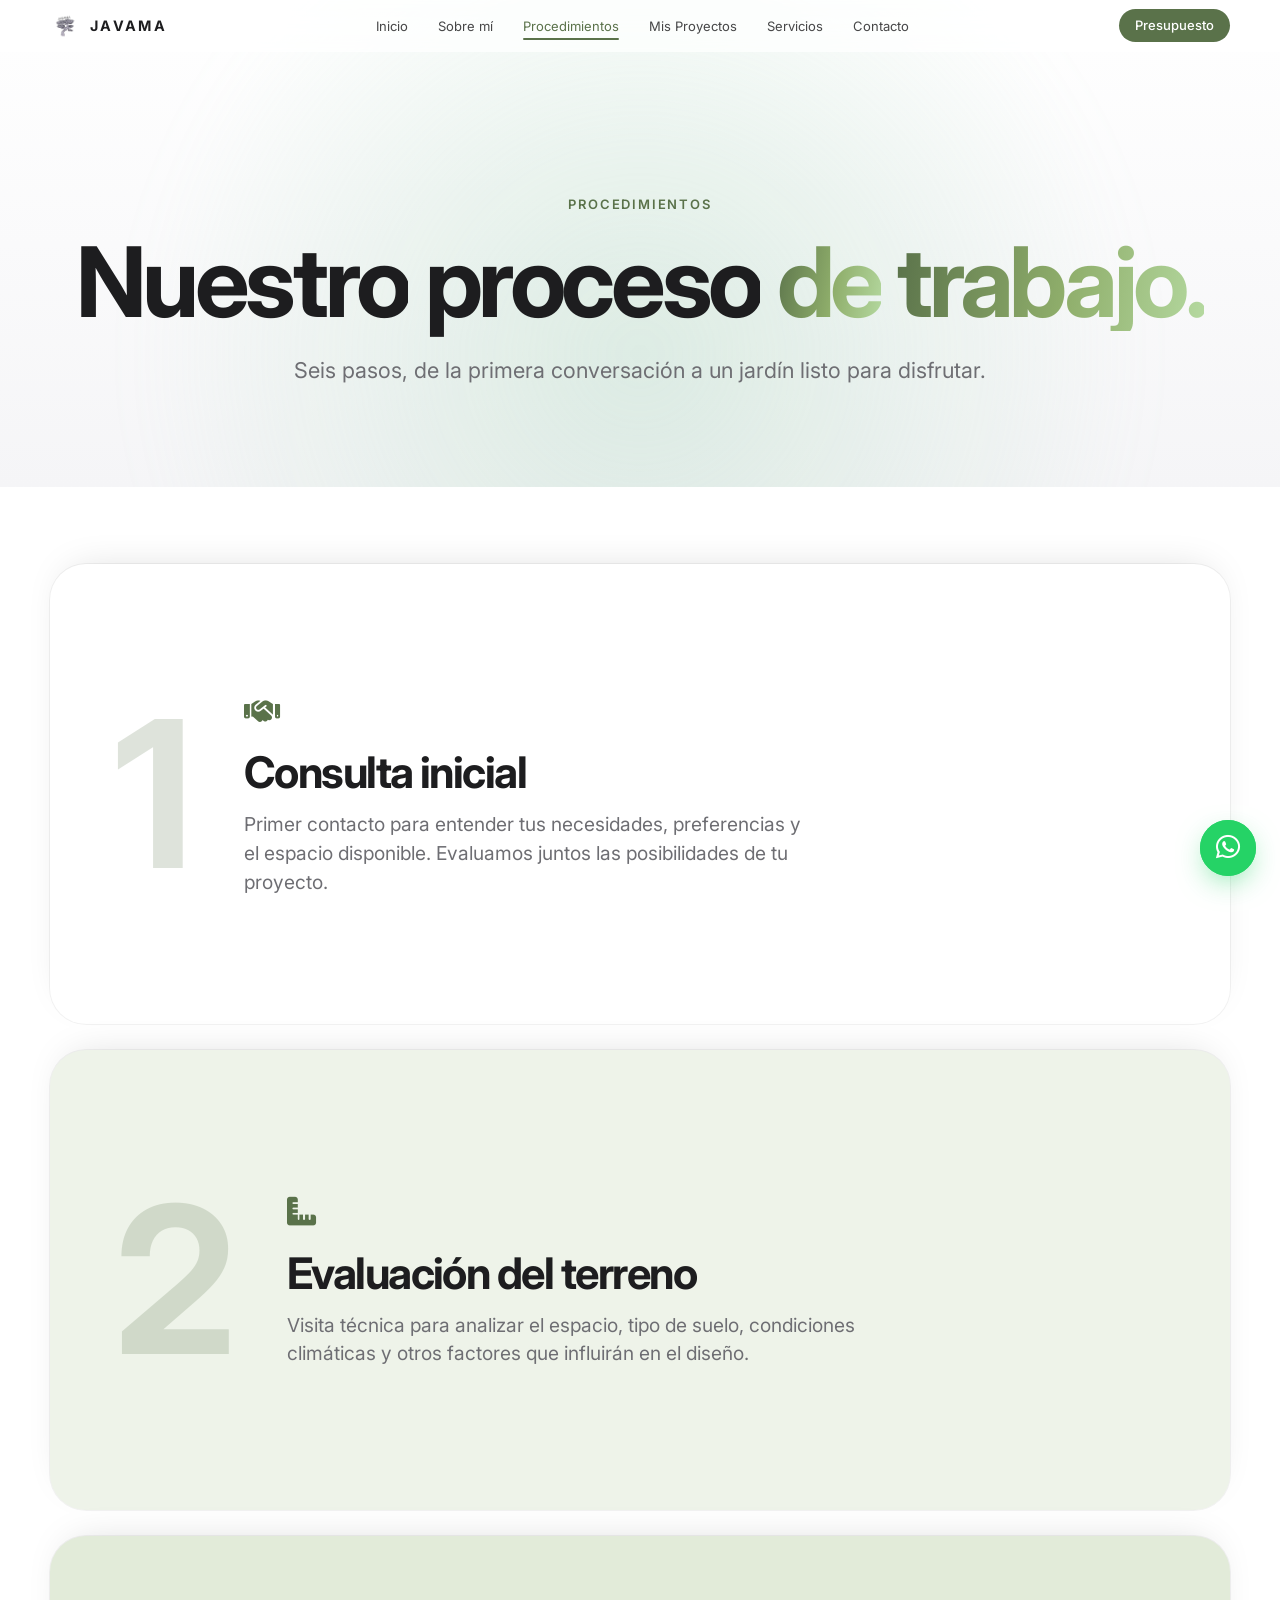
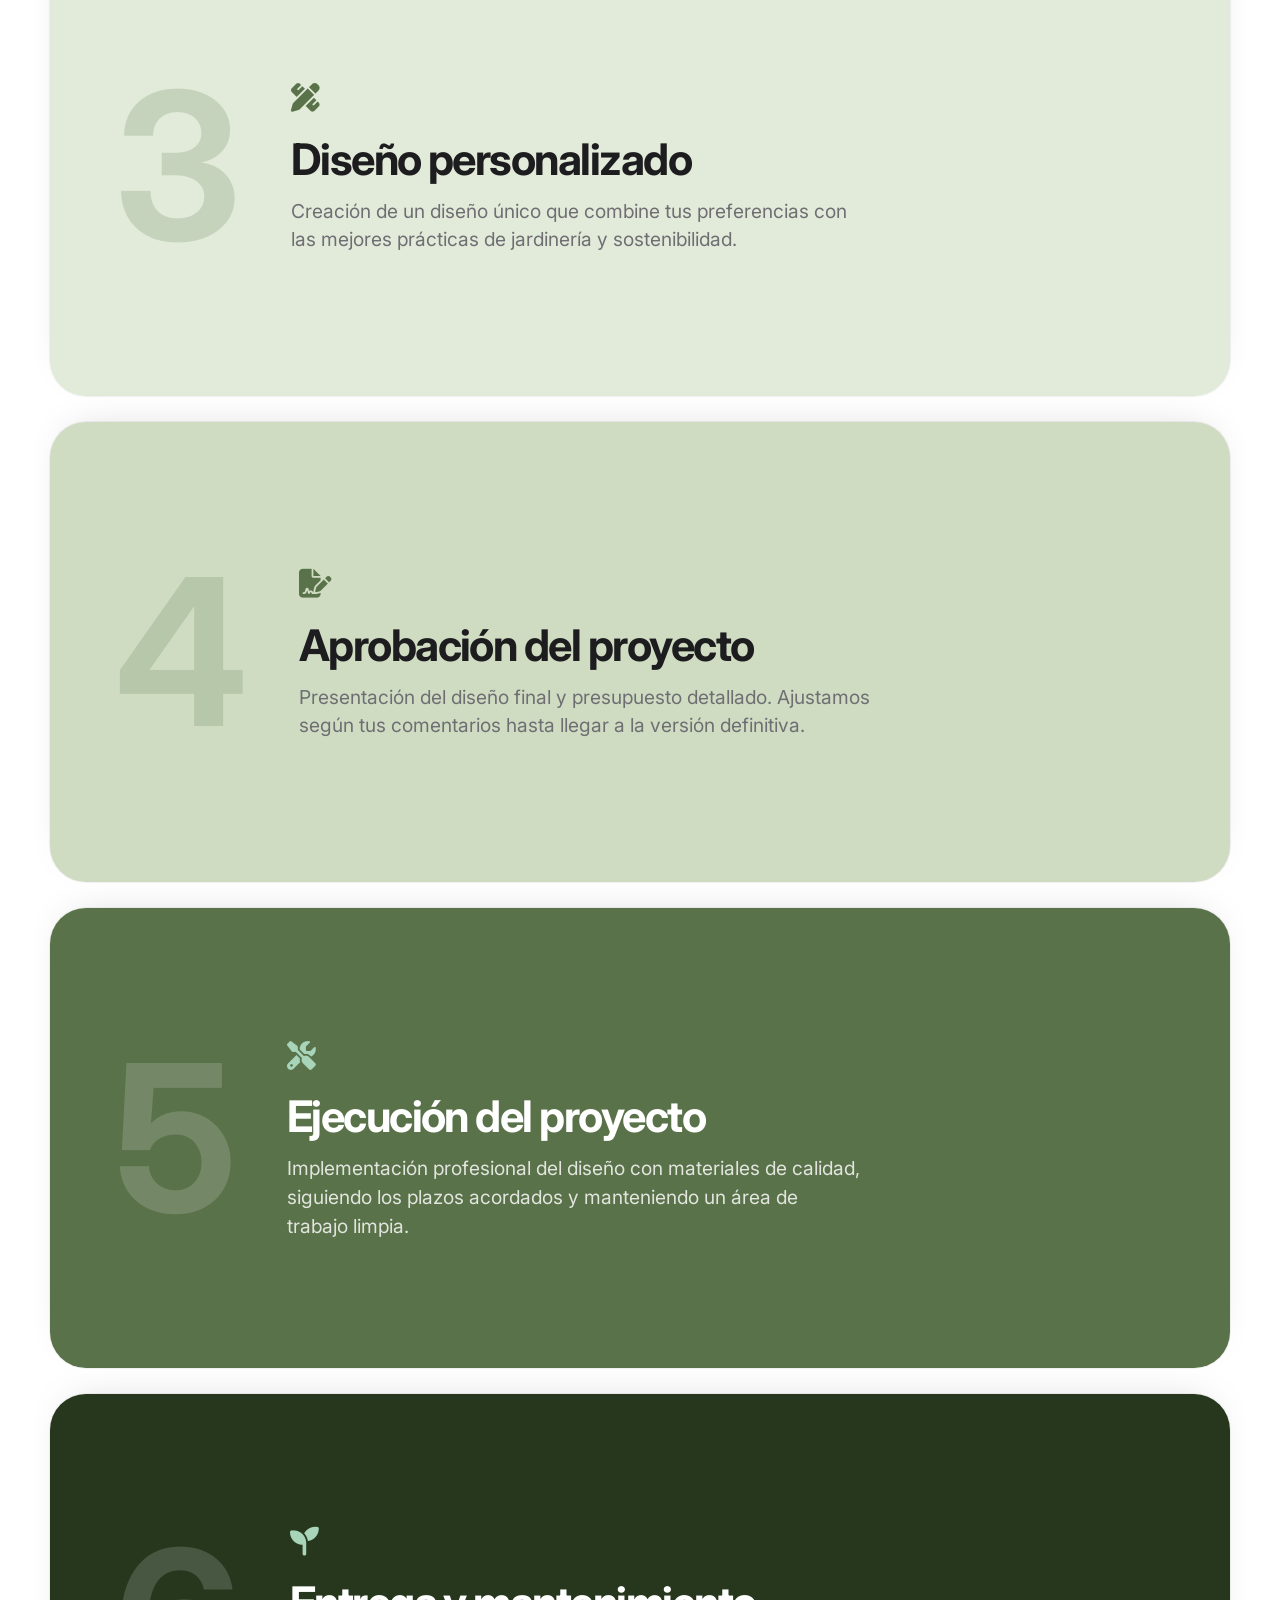
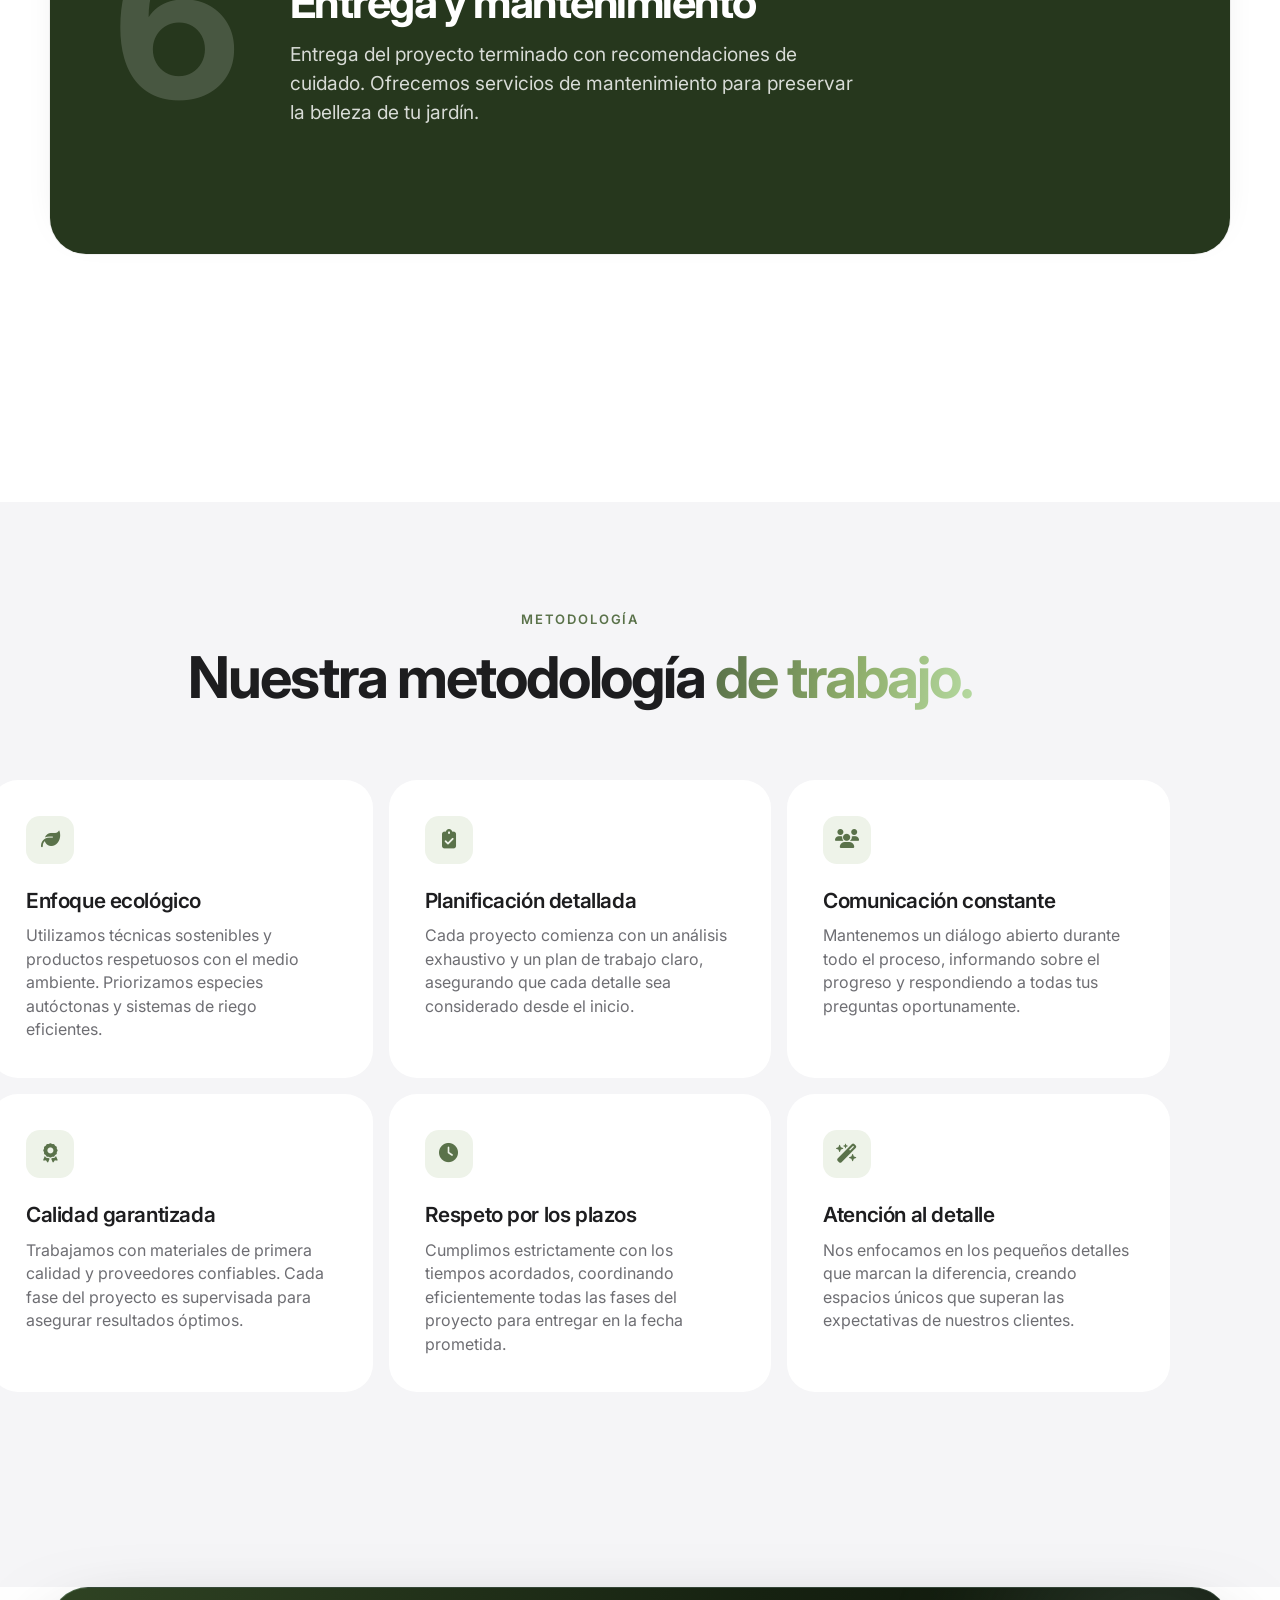
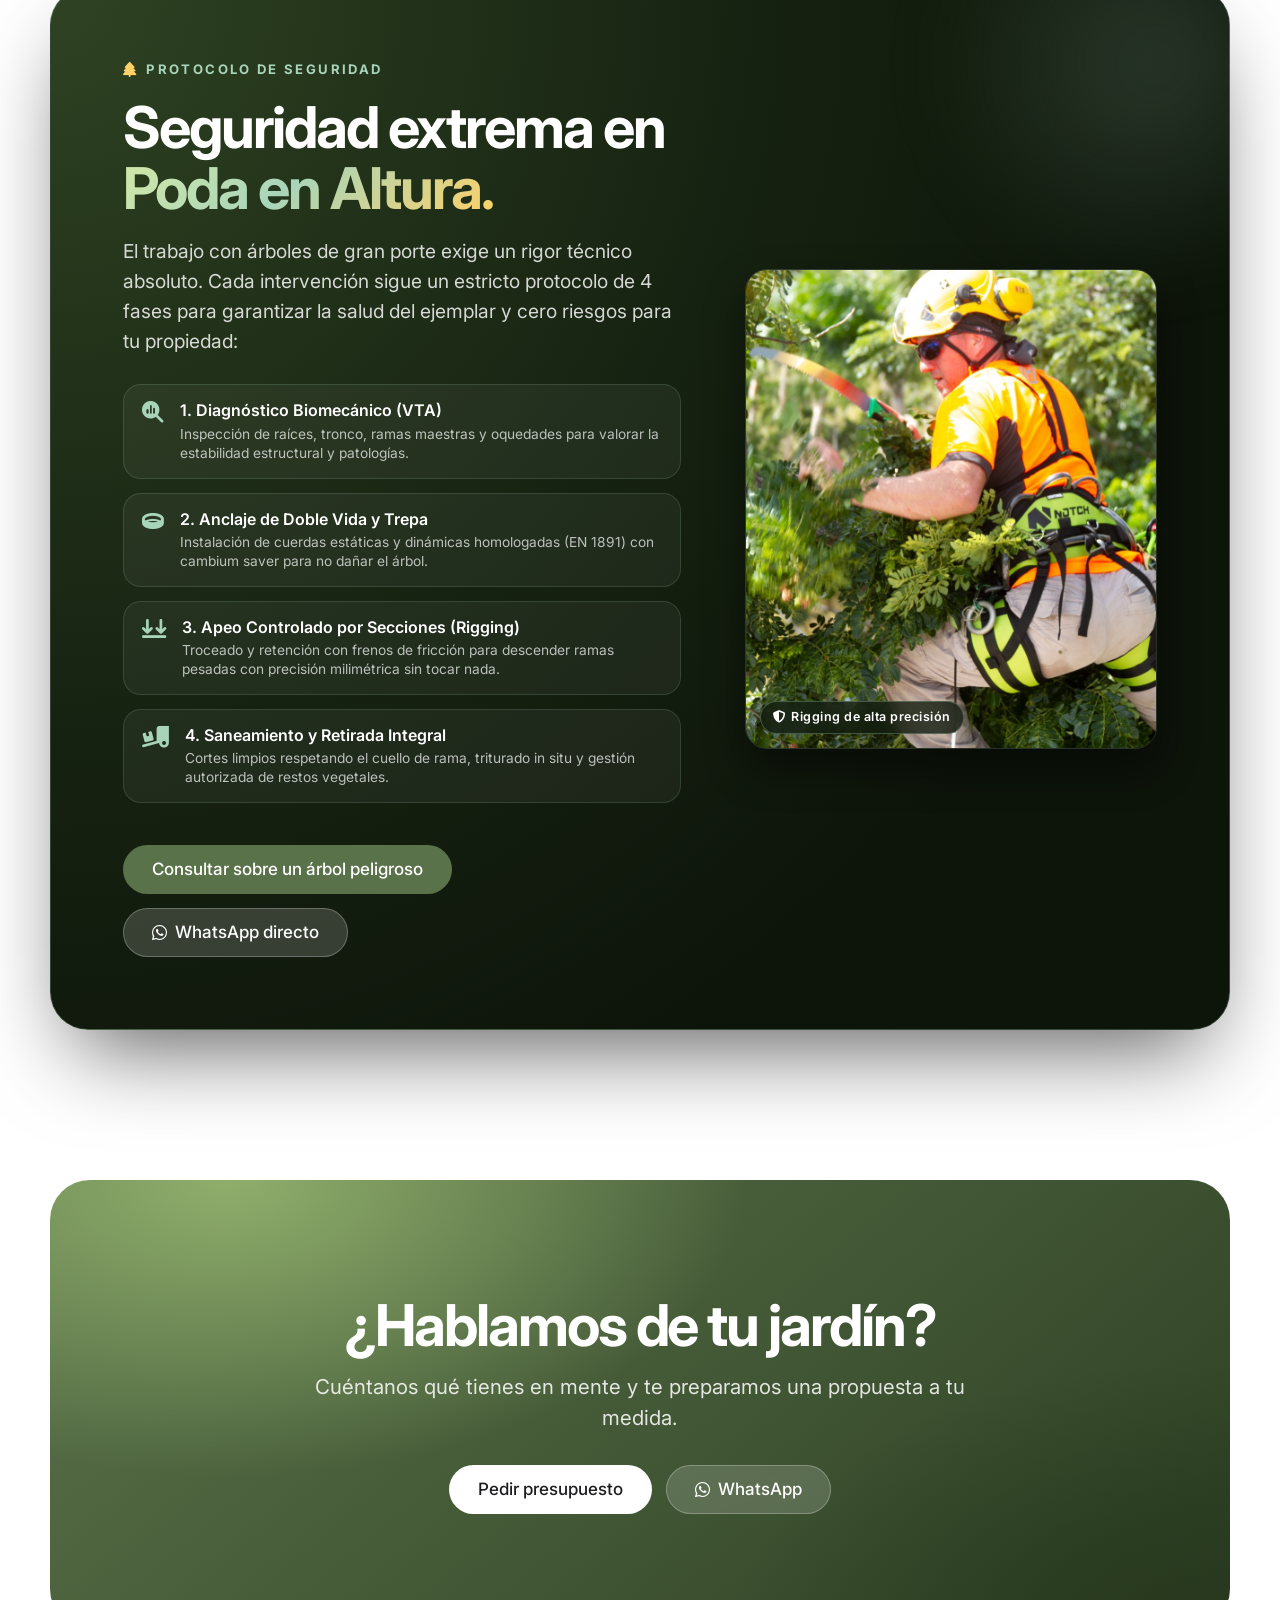
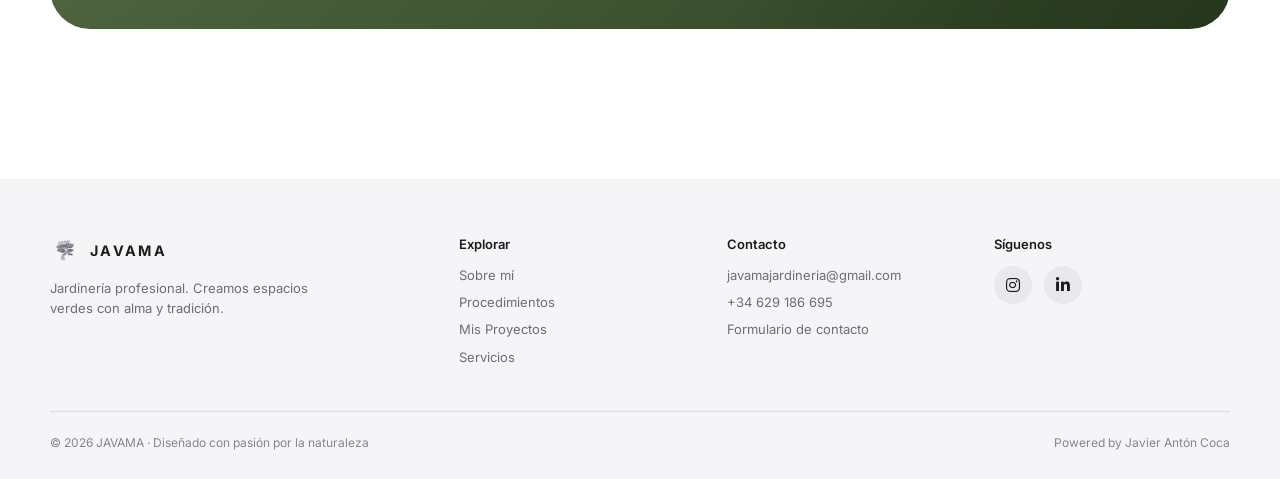
<file: procedimientos.html>
<!DOCTYPE html>
<html lang="es">
<head>
  <meta charset="UTF-8">
  <meta name="viewport" content="width=device-width, initial-scale=1.0, viewport-fit=cover">
  <title>Procedimientos — JAVAMA Jardinería</title>
  <meta name="description" content="Así trabajamos: consulta, evaluación del terreno, diseño, aprobación, ejecución y mantenimiento.">
  <meta name="theme-color" content="#ffffff">
  <meta property="og:title" content="Procedimientos — JAVAMA Jardinería">
  <meta property="og:description" content="Así trabajamos: consulta, evaluación del terreno, diseño, aprobación, ejecución y mantenimiento.">
  <meta property="og:type" content="website">
  <link rel="preconnect" href="https://fonts.googleapis.com">
  <link rel="preconnect" href="https://fonts.gstatic.com" crossorigin>
  <link href="https://fonts.googleapis.com/css2?family=Inter:wght@400;500;600;700&display=swap" rel="stylesheet">
  <link rel="stylesheet" href="https://cdnjs.cloudflare.com/ajax/libs/font-awesome/6.4.0/css/all.min.css" integrity="sha512-iecdLmaskl7CVkqkXNQ/ZH/XLlvWZOJyj7Yy7tcenmpD1ypASozpmT/E0iPtmFIB46ZmdtAc9eNBvH0H/ZpiBw==" crossorigin="anonymous" referrerpolicy="no-referrer">
  <link rel="icon" type="image/png" href="favicon-96x96.png" sizes="96x96">
  <link rel="icon" type="image/svg+xml" href="favicon.svg">
  <link rel="shortcut icon" href="favicon.ico">
  <link rel="apple-touch-icon" sizes="180x180" href="apple-touch-icon.png">
  <meta name="apple-mobile-web-app-title" content="JAVAMA">
  <link rel="manifest" href="site.webmanifest">
  <link rel="stylesheet" href="css/style.css">
</head>
<body>
<header class="nav" role="banner">
  <div class="nav-in">
    <a href="index.html" class="brand" aria-label="JAVAMA — Inicio"><img src="img/logo.png" alt="" width="30" height="30">JAVAMA</a>
    <ul class="nav-links"><li><a href="index.html">Inicio</a></li><li><a href="sobre-mi.html">Sobre mí</a></li><li><a href="procedimientos.html" aria-current="page">Procedimientos</a></li><li><a href="misproyectos.html">Mis Proyectos</a></li><li><a href="servicios.html">Servicios</a></li><li><a href="contacto.html">Contacto</a></li></ul>
    <a href="contacto.html#formulario" class="nav-cta">Presupuesto</a>
    <button class="burger" aria-label="Abrir menú" aria-expanded="false"><span></span><span></span></button>
  </div>
</header>
<nav class="menu-overlay" aria-label="Menú principal"><a href="index.html" style="--i:0">Inicio</a><a href="sobre-mi.html" style="--i:1">Sobre mí</a><a href="procedimientos.html" style="--i:2" aria-current="page">Procedimientos</a><a href="misproyectos.html" style="--i:3">Mis Proyectos</a><a href="servicios.html" style="--i:4">Servicios</a><a href="contacto.html" style="--i:5">Contacto</a></nav>

<main>
<section class="page-hero">
  <div class="container">
    <span class="eyebrow" data-reveal>Procedimientos</span>
    <h1 class="h-xl" data-split>Nuestro proceso <span class="grad">de trabajo.</span></h1>
    <p class="lead" data-reveal style="--d:300">Seis pasos, de la primera conversación a un jardín listo para disfrutar.</p>
  </div>
</section>

<section class="section" style="padding-top:clamp(40px,6vw,80px)">
  <div class="container stack">
    <article class="step s1" style="--n:0">
      <div class="num" aria-hidden="true">1</div>
      <div><div class="ico"><i class="fa-solid fa-handshake"></i></div><h3>Consulta inicial</h3><p>Primer contacto para entender tus necesidades, preferencias y el espacio disponible. Evaluamos juntos las posibilidades de tu proyecto.</p></div>
    </article>
    <article class="step s2" style="--n:1">
      <div class="num" aria-hidden="true">2</div>
      <div><div class="ico"><i class="fa-solid fa-ruler-combined"></i></div><h3>Evaluación del terreno</h3><p>Visita técnica para analizar el espacio, tipo de suelo, condiciones climáticas y otros factores que influirán en el diseño.</p></div>
    </article>
    <article class="step s3" style="--n:2">
      <div class="num" aria-hidden="true">3</div>
      <div><div class="ico"><i class="fa-solid fa-pencil-ruler"></i></div><h3>Diseño personalizado</h3><p>Creación de un diseño único que combine tus preferencias con las mejores prácticas de jardinería y sostenibilidad.</p></div>
    </article>
    <article class="step s4" style="--n:3">
      <div class="num" aria-hidden="true">4</div>
      <div><div class="ico"><i class="fa-solid fa-file-signature"></i></div><h3>Aprobación del proyecto</h3><p>Presentación del diseño final y presupuesto detallado. Ajustamos según tus comentarios hasta llegar a la versión definitiva.</p></div>
    </article>
    <article class="step s5" style="--n:4">
      <div class="num" aria-hidden="true">5</div>
      <div><div class="ico"><i class="fa-solid fa-screwdriver-wrench"></i></div><h3>Ejecución del proyecto</h3><p>Implementación profesional del diseño con materiales de calidad, siguiendo los plazos acordados y manteniendo un área de trabajo limpia.</p></div>
    </article>
    <article class="step s6" style="--n:5">
      <div class="num" aria-hidden="true">6</div>
      <div><div class="ico"><i class="fa-solid fa-seedling"></i></div><h3>Entrega y mantenimiento</h3><p>Entrega del proyecto terminado con recomendaciones de cuidado. Ofrecemos servicios de mantenimiento para preservar la belleza de tu jardín.</p></div>
    </article>
  </div>
</section>

<section id="metodologia" class="section section-alt">
  <div class="container">
    <div class="center" data-reveal="diag-right-down">
      <span class="eyebrow">Metodología</span>
      <h2 class="h-lg">Nuestra metodología <span class="grad">de trabajo.</span></h2>
    </div>
    <div class="cards" data-stagger>
      <div class="card" data-reveal="diag-right-down">
        <div class="ico"><i class="fa-solid fa-leaf"></i></div>
        <h3>Enfoque ecológico</h3>
        <p>Utilizamos técnicas sostenibles y productos respetuosos con el medio ambiente. Priorizamos especies autóctonas y sistemas de riego eficientes.</p>
      </div>
      <div class="card" data-reveal="diag-right-down">
        <div class="ico"><i class="fa-solid fa-clipboard-check"></i></div>
        <h3>Planificación detallada</h3>
        <p>Cada proyecto comienza con un análisis exhaustivo y un plan de trabajo claro, asegurando que cada detalle sea considerado desde el inicio.</p>
      </div>
      <div class="card" data-reveal="diag-right-down">
        <div class="ico"><i class="fa-solid fa-users"></i></div>
        <h3>Comunicación constante</h3>
        <p>Mantenemos un diálogo abierto durante todo el proceso, informando sobre el progreso y respondiendo a todas tus preguntas oportunamente.</p>
      </div>
      <div class="card" data-reveal="diag-right-down">
        <div class="ico"><i class="fa-solid fa-award"></i></div>
        <h3>Calidad garantizada</h3>
        <p>Trabajamos con materiales de primera calidad y proveedores confiables. Cada fase del proyecto es supervisada para asegurar resultados óptimos.</p>
      </div>
      <div class="card" data-reveal="diag-right-down">
        <div class="ico"><i class="fa-solid fa-clock"></i></div>
        <h3>Respeto por los plazos</h3>
        <p>Cumplimos estrictamente con los tiempos acordados, coordinando eficientemente todas las fases del proyecto para entregar en la fecha prometida.</p>
      </div>
      <div class="card" data-reveal="diag-right-down">
        <div class="ico"><i class="fa-solid fa-wand-magic-sparkles"></i></div>
        <h3>Atención al detalle</h3>
        <p>Nos enfocamos en los pequeños detalles que marcan la diferencia, creando espacios únicos que superan las expectativas de nuestros clientes.</p>
      </div>
    </div>
  </div>
</section>

<section class="section" style="padding-top:0">
  <div class="container">
    <div class="poda-banner" data-reveal>
      <div class="poda-banner-content">
        <span class="eyebrow-accent"><i class="fa-solid fa-tree"></i> Protocolo de Seguridad</span>
        <h2 class="h-lg">Seguridad extrema en <span class="grad-gold">Poda en Altura.</span></h2>
        <p class="poda-lead">El trabajo con árboles de gran porte exige un rigor técnico absoluto. Cada intervención sigue un estricto protocolo de 4 fases para garantizar la salud del ejemplar y cero riesgos para tu propiedad:</p>
        
        <div class="poda-highlights">
          <div class="poda-pill">
            <i class="fa-solid fa-magnifying-glass-chart"></i>
            <div>
              <strong>1. Diagnóstico Biomecánico (VTA)</strong>
              <small>Inspección de raíces, tronco, ramas maestras y oquedades para valorar la estabilidad estructural y patologías.</small>
            </div>
          </div>
          <div class="poda-pill">
            <i class="fa-solid fa-ring"></i>
            <div>
              <strong>2. Anclaje de Doble Vida y Trepa</strong>
              <small>Instalación de cuerdas estáticas y dinámicas homologadas (EN 1891) con cambium saver para no dañar el árbol.</small>
            </div>
          </div>
          <div class="poda-pill">
            <i class="fa-solid fa-arrows-down-to-line"></i>
            <div>
              <strong>3. Apeo Controlado por Secciones (Rigging)</strong>
              <small>Troceado y retención con frenos de fricción para descender ramas pesadas con precisión milimétrica sin tocar nada.</small>
            </div>
          </div>
          <div class="poda-pill">
            <i class="fa-solid fa-truck-ramp-box"></i>
            <div>
              <strong>4. Saneamiento y Retirada Integral</strong>
              <small>Cortes limpios respetando el cuello de rama, triturado in situ y gestión autorizada de restos vegetales.</small>
            </div>
          </div>
        </div>

        <div class="btns">
          <a href="contacto.html?servicio=poda#formulario" class="btn btn-primary">Consultar sobre un árbol peligroso</a>
          <a href="https://wa.me/34629186695" target="_blank" rel="noopener" class="btn btn-glass"><i class="fa-brands fa-whatsapp"></i> WhatsApp directo</a>
        </div>
      </div>

      <div class="poda-banner-media" data-reveal="scale">
        <div class="poda-media-card main" style="height:clamp(320px, 40vw, 480px);">
          <img src="img/poda-altura-2.jpg" alt="Apeo técnico controlado en arbolado" loading="lazy">
          <span class="media-tag"><i class="fa-solid fa-shield-halved"></i> Rigging de alta precisión</span>
        </div>
      </div>
    </div>
  </div>
</section>

<section class="section" style="padding-top:0">
  <div class="container">
    <div class="cta-band" data-reveal="scale">
      <h2 class="h-lg">¿Hablamos de tu jardín?</h2>
      <p>Cuéntanos qué tienes en mente y te preparamos una propuesta a tu medida.</p>
      <div class="btns">
        <a href="contacto.html#formulario" class="btn btn-light">Pedir presupuesto</a>
        <a href="https://wa.me/34629186695" target="_blank" rel="noopener" class="btn btn-glass"><i class="fa-brands fa-whatsapp"></i> WhatsApp</a>
      </div>
    </div>
  </div>
</section>

</main>

<footer class="footer">
  <div class="container">
    <div class="footer-grid">
      <div>
        <a href="index.html" class="brand"><img src="img/logo.png" alt="" width="30" height="30">JAVAMA</a>
        <p class="tag">Jardinería profesional. Creamos espacios verdes con alma y tradición.</p>
      </div>
      <div>
        <h4>Explorar</h4>
        <ul>
          <li><a href="sobre-mi.html">Sobre mí</a></li>
          <li><a href="procedimientos.html">Procedimientos</a></li>
          <li><a href="misproyectos.html">Mis Proyectos</a></li>
          <li><a href="servicios.html">Servicios</a></li>
        </ul>
      </div>
      <div>
        <h4>Contacto</h4>
        <ul>
          <li><a href="mailto:javamajardineria@gmail.com">javamajardineria@gmail.com</a></li>
          <li><a href="tel:+34629186695">+34 629 186 695</a></li>
          <li><a href="contacto.html">Formulario de contacto</a></li>
        </ul>
      </div>
      <div>
        <h4>Síguenos</h4>
        <div class="social">
          <a href="https://www.instagram.com/javamajardineria/" target="_blank" rel="noopener" aria-label="Instagram"><i class="fa-brands fa-instagram"></i></a>
          <a href="#" aria-label="LinkedIn"><i class="fa-brands fa-linkedin-in"></i></a>
        </div>
      </div>
    </div>
    <div class="footer-bottom">
      <span>&copy; <span data-year>2025</span> JAVAMA · Diseñado con pasión por la naturaleza</span>
      <span>Powered by Javier Antón Coca</span>
    </div>
  </div>
</footer>

<a href="https://wa.me/34629186695" target="_blank" rel="noopener" class="whatsapp" aria-label="Contactar por WhatsApp con JAVAMA Jardinería"><i class="fa-brands fa-whatsapp"></i></a>

<script src="js/main.js"></script>
</body>
</html>
</file>
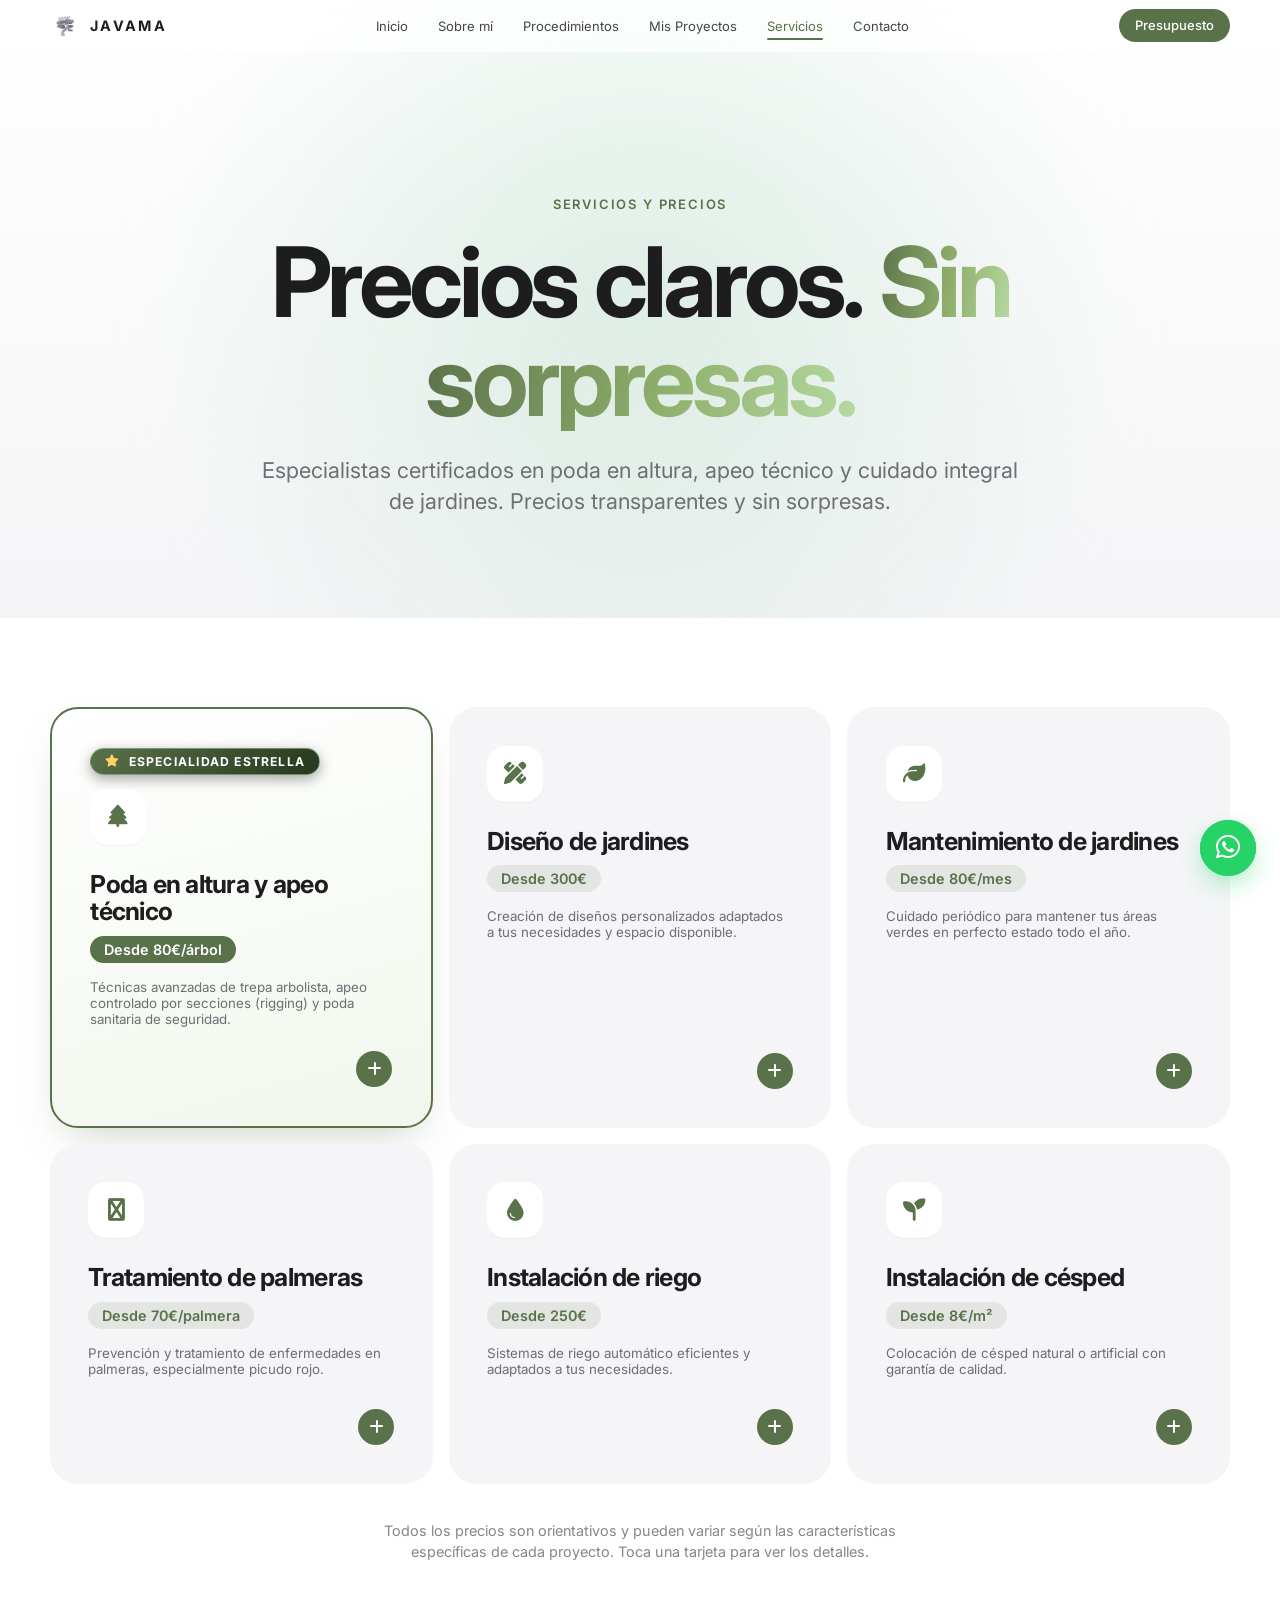
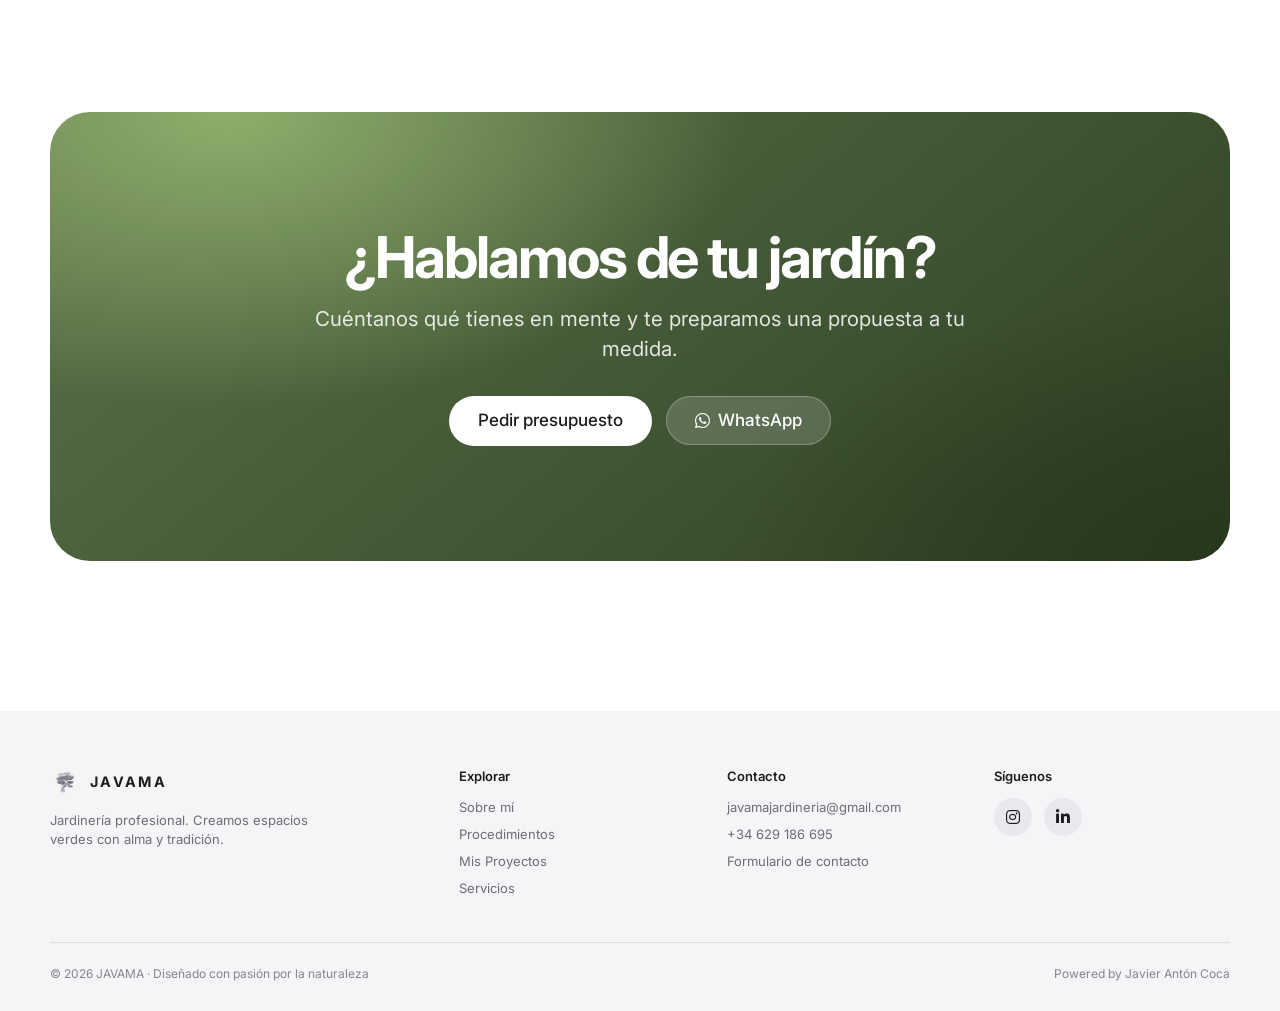
<file: servicios.html>
<!DOCTYPE html>
<html lang="es">
<head>
  <meta charset="UTF-8">
  <meta name="viewport" content="width=device-width, initial-scale=1.0, viewport-fit=cover">
  <title>Servicios y Precios — JAVAMA Jardinería</title>
  <meta name="description" content="Diseño de jardines, poda, mantenimiento, palmeras, riego y césped. Precios orientativos y transparentes.">
  <meta name="theme-color" content="#ffffff">
  <meta property="og:title" content="Servicios y Precios — JAVAMA Jardinería">
  <meta property="og:description" content="Diseño de jardines, poda, mantenimiento, palmeras, riego y césped. Precios orientativos y transparentes.">
  <meta property="og:type" content="website">
  <link rel="preconnect" href="https://fonts.googleapis.com">
  <link rel="preconnect" href="https://fonts.gstatic.com" crossorigin>
  <link href="https://fonts.googleapis.com/css2?family=Inter:wght@400;500;600;700&display=swap" rel="stylesheet">
  <link rel="stylesheet" href="https://cdnjs.cloudflare.com/ajax/libs/font-awesome/6.4.0/css/all.min.css" integrity="sha512-iecdLmaskl7CVkqkXNQ/ZH/XLlvWZOJyj7Yy7tcenmpD1ypASozpmT/E0iPtmFIB46ZmdtAc9eNBvH0H/ZpiBw==" crossorigin="anonymous" referrerpolicy="no-referrer">
  <link rel="icon" type="image/png" href="favicon-96x96.png" sizes="96x96">
  <link rel="icon" type="image/svg+xml" href="favicon.svg">
  <link rel="shortcut icon" href="favicon.ico">
  <link rel="apple-touch-icon" sizes="180x180" href="apple-touch-icon.png">
  <meta name="apple-mobile-web-app-title" content="JAVAMA">
  <link rel="manifest" href="site.webmanifest">
  <link rel="stylesheet" href="css/style.css">
</head>
<body>
<header class="nav" role="banner">
  <div class="nav-in">
    <a href="index.html" class="brand" aria-label="JAVAMA — Inicio"><img src="img/logo.png" alt="" width="30" height="30">JAVAMA</a>
    <ul class="nav-links"><li><a href="index.html">Inicio</a></li><li><a href="sobre-mi.html">Sobre mí</a></li><li><a href="procedimientos.html">Procedimientos</a></li><li><a href="misproyectos.html">Mis Proyectos</a></li><li><a href="servicios.html" aria-current="page">Servicios</a></li><li><a href="contacto.html">Contacto</a></li></ul>
    <a href="contacto.html#formulario" class="nav-cta">Presupuesto</a>
    <button class="burger" aria-label="Abrir menú" aria-expanded="false"><span></span><span></span></button>
  </div>
</header>
<nav class="menu-overlay" aria-label="Menú principal"><a href="index.html" style="--i:0">Inicio</a><a href="sobre-mi.html" style="--i:1">Sobre mí</a><a href="procedimientos.html" style="--i:2">Procedimientos</a><a href="misproyectos.html" style="--i:3">Mis Proyectos</a><a href="servicios.html" style="--i:4" aria-current="page">Servicios</a><a href="contacto.html" style="--i:5">Contacto</a></nav>

<main>
<section class="page-hero">
  <div class="container">
    <span class="eyebrow" data-reveal>Servicios y precios</span>
    <h1 class="h-xl" data-split>Precios claros. <span class="grad">Sin sorpresas.</span></h1>
    <p class="lead" data-reveal style="--d:300">Especialistas certificados en poda en altura, apeo técnico y cuidado integral de jardines. Precios transparentes y sin sorpresas.</p>
  </div>
</section>

<section class="section" style="padding-top:clamp(48px,7vw,90px)">
  <div class="container">
    <div class="price-grid" data-stagger>
      <button class="price-card featured-poda" data-contact="poda" aria-haspopup="dialog">
        <span class="badge-specialty"><i class="fa-solid fa-star"></i> Especialidad Estrella</span>
        <div class="ico"><i class="fa-solid fa-tree"></i></div>
        <h3>Poda en altura y apeo técnico</h3>
        <span class="price">Desde 80€/árbol</span>
        <p>Técnicas avanzadas de trepa arbolista, apeo controlado por secciones (rigging) y poda sanitaria de seguridad.</p>
        <ul class="data">
          <li><i class="fa-solid fa-circle-check"></i><span><strong>Precio orientativo:</strong> Desde 80€ a 250€ por ejemplar según porte y dificultad</span></li>
          <li><i class="fa-solid fa-circle-check"></i><span><strong>Técnicas:</strong> Trepa con arnés homologado (SRT/DdRT) y plataformas elevadoras</span></li>
          <li><i class="fa-solid fa-circle-check"></i><span><strong>Seguridad:</strong> Seguro de R.C. integral, delimitación de perímetro y EPI anticaída</span></li>
          <li><i class="fa-solid fa-circle-check"></i><span><strong>Incluye:</strong> Evaluación del árbol, aclareo o apeo, triturado y retirada total de restos</span></li>
        </ul>
        <span class="open" aria-hidden="true"><i class="fa-solid fa-plus"></i></span>
      </button>
      <button class="price-card" data-contact="diseno" aria-haspopup="dialog">
        <div class="ico"><i class="fa-solid fa-pencil-ruler"></i></div>
        <h3>Diseño de jardines</h3>
        <span class="price">Desde 300€</span>
        <p>Creación de diseños personalizados adaptados a tus necesidades y espacio disponible.</p>
        <ul class="data"><li><i class="fa-solid fa-circle-check"></i><span><strong>Precio medio:</strong> 300-800€ según complejidad</span></li><li><i class="fa-solid fa-circle-check"></i><span><strong>Duración:</strong> 1-3 semanas</span></li><li><i class="fa-solid fa-circle-check"></i><span><strong>Incluye:</strong> Planos, selección de plantas y asesoramiento</span></li></ul>
        <span class="open" aria-hidden="true"><i class="fa-solid fa-plus"></i></span>
      </button>
      <button class="price-card" data-contact="mantenimiento" aria-haspopup="dialog">
        <div class="ico"><i class="fa-solid fa-leaf"></i></div>
        <h3>Mantenimiento de jardines</h3>
        <span class="price">Desde 80€/mes</span>
        <p>Cuidado periódico para mantener tus áreas verdes en perfecto estado todo el año.</p>
        <ul class="data"><li><i class="fa-solid fa-circle-check"></i><span><strong>Precio medio:</strong> 80-200€/mes según tamaño</span></li><li><i class="fa-solid fa-circle-check"></i><span><strong>Frecuencia:</strong> Semanal, quincenal o mensual</span></li><li><i class="fa-solid fa-circle-check"></i><span><strong>Incluye:</strong> Corte de césped, poda, riego y abonado</span></li></ul>
        <span class="open" aria-hidden="true"><i class="fa-solid fa-plus"></i></span>
      </button>
      <button class="price-card" data-contact="palmeras" aria-haspopup="dialog">
        <div class="ico"><i class="fa-solid fa-pagelines"></i></div>
        <h3>Tratamiento de palmeras</h3>
        <span class="price">Desde 70€/palmera</span>
        <p>Prevención y tratamiento de enfermedades en palmeras, especialmente picudo rojo.</p>
        <ul class="data"><li><i class="fa-solid fa-circle-check"></i><span><strong>Precio medio:</strong> 70-200€ por palmera</span></li><li><i class="fa-solid fa-circle-check"></i><span><strong>Duración:</strong> 2-5 horas por palmera</span></li><li><i class="fa-solid fa-circle-check"></i><span><strong>Incluye:</strong> Tratamiento completo y certificado</span></li></ul>
        <span class="open" aria-hidden="true"><i class="fa-solid fa-plus"></i></span>
      </button>
      <button class="price-card" data-contact="riego" aria-haspopup="dialog">
        <div class="ico"><i class="fa-solid fa-droplet"></i></div>
        <h3>Instalación de riego</h3>
        <span class="price">Desde 250€</span>
        <p>Sistemas de riego automático eficientes y adaptados a tus necesidades.</p>
        <ul class="data"><li><i class="fa-solid fa-circle-check"></i><span><strong>Precio medio:</strong> 250-600€ según superficie</span></li><li><i class="fa-solid fa-circle-check"></i><span><strong>Duración:</strong> 1-3 días</span></li><li><i class="fa-solid fa-circle-check"></i><span><strong>Incluye:</strong> Diseño, instalación y programación</span></li></ul>
        <span class="open" aria-hidden="true"><i class="fa-solid fa-plus"></i></span>
      </button>
      <button class="price-card" data-contact="cesped" aria-haspopup="dialog">
        <div class="ico"><i class="fa-solid fa-seedling"></i></div>
        <h3>Instalación de césped</h3>
        <span class="price">Desde 8€/m²</span>
        <p>Colocación de césped natural o artificial con garantía de calidad.</p>
        <ul class="data"><li><i class="fa-solid fa-circle-check"></i><span><strong>Precio medio:</strong> 8-15€/m² según tipo</span></li><li><i class="fa-solid fa-circle-check"></i><span><strong>Duración:</strong> 1-2 días según superficie</span></li><li><i class="fa-solid fa-circle-check"></i><span><strong>Incluye:</strong> Preparación terreno, instalación y primer riego</span></li></ul>
        <span class="open" aria-hidden="true"><i class="fa-solid fa-plus"></i></span>
      </button>
    </div>
    <p class="note" data-reveal>Todos los precios son orientativos y pueden variar según las características específicas de cada proyecto. Toca una tarjeta para ver los detalles.</p>
  </div>
</section>

<section class="section" style="padding-top:0">
  <div class="container">
    <div class="cta-band" data-reveal="scale">
      <h2 class="h-lg">¿Hablamos de tu jardín?</h2>
      <p>Cuéntanos qué tienes en mente y te preparamos una propuesta a tu medida.</p>
      <div class="btns">
        <a href="contacto.html#formulario" class="btn btn-light">Pedir presupuesto</a>
        <a href="https://wa.me/34629186695" target="_blank" rel="noopener" class="btn btn-glass"><i class="fa-brands fa-whatsapp"></i> WhatsApp</a>
      </div>
    </div>
  </div>
</section>

</main>

<div class="sheet" role="dialog" aria-modal="true" aria-label="Detalle del servicio">
  <div class="sheet-card">
    <button class="sheet-close" aria-label="Cerrar"><i class="fa-solid fa-xmark"></i></button>
    <div class="ico"></div>
    <h3></h3>
    <span class="price"></span>
    <p class="desc"></p>
    <ul></ul>
    <a href="contacto.html#formulario" class="btn btn-primary">Solicitar presupuesto</a>
  </div>
</div>

<footer class="footer">
  <div class="container">
    <div class="footer-grid">
      <div>
        <a href="index.html" class="brand"><img src="img/logo.png" alt="" width="30" height="30">JAVAMA</a>
        <p class="tag">Jardinería profesional. Creamos espacios verdes con alma y tradición.</p>
      </div>
      <div>
        <h4>Explorar</h4>
        <ul>
          <li><a href="sobre-mi.html">Sobre mí</a></li>
          <li><a href="procedimientos.html">Procedimientos</a></li>
          <li><a href="misproyectos.html">Mis Proyectos</a></li>
          <li><a href="servicios.html">Servicios</a></li>
        </ul>
      </div>
      <div>
        <h4>Contacto</h4>
        <ul>
          <li><a href="mailto:javamajardineria@gmail.com">javamajardineria@gmail.com</a></li>
          <li><a href="tel:+34629186695">+34 629 186 695</a></li>
          <li><a href="contacto.html">Formulario de contacto</a></li>
        </ul>
      </div>
      <div>
        <h4>Síguenos</h4>
        <div class="social">
          <a href="https://www.instagram.com/javamajardineria/" target="_blank" rel="noopener" aria-label="Instagram"><i class="fa-brands fa-instagram"></i></a>
          <a href="#" aria-label="LinkedIn"><i class="fa-brands fa-linkedin-in"></i></a>
        </div>
      </div>
    </div>
    <div class="footer-bottom">
      <span>&copy; <span data-year>2025</span> JAVAMA · Diseñado con pasión por la naturaleza</span>
      <span>Powered by Javier Antón Coca</span>
    </div>
  </div>
</footer>

<a href="https://wa.me/34629186695" target="_blank" rel="noopener" class="whatsapp" aria-label="Contactar por WhatsApp con JAVAMA Jardinería"><i class="fa-brands fa-whatsapp"></i></a>

<script src="js/main.js"></script>
</body>
</html>
</file>
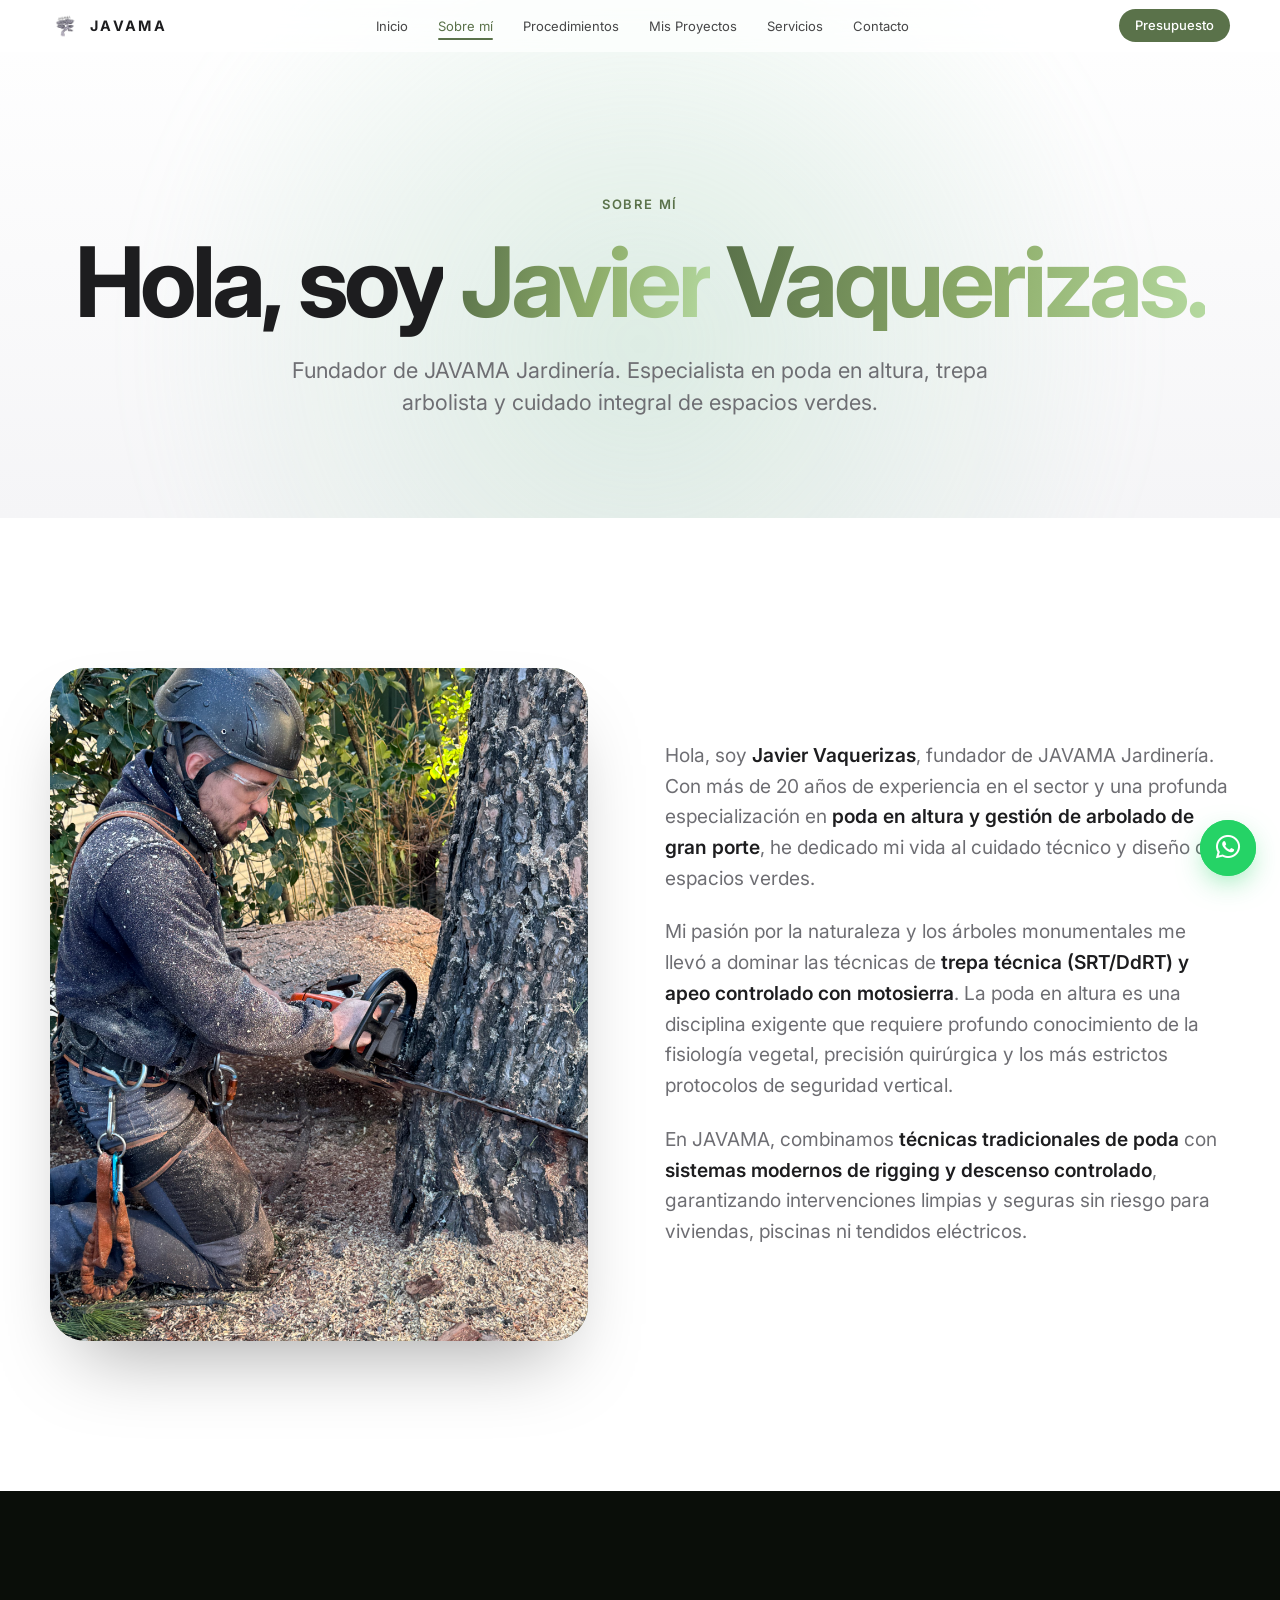
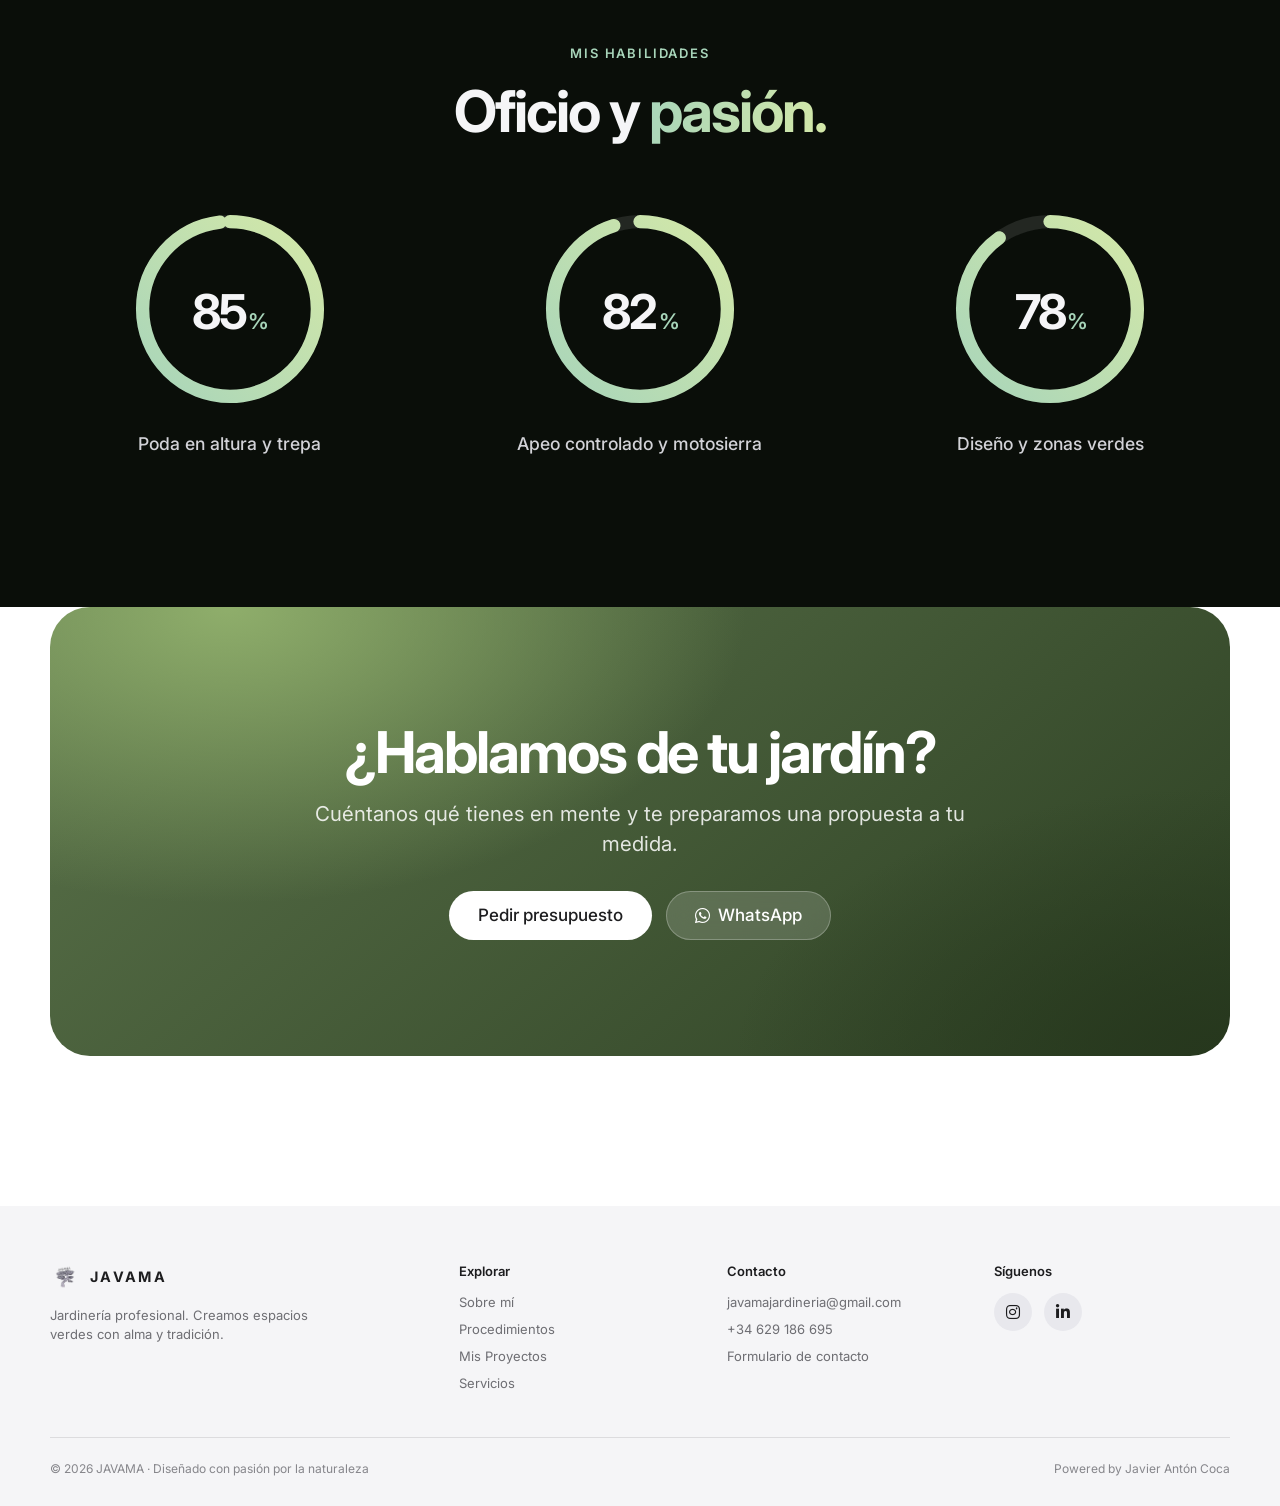
<file: sobre-mi.html>
<!DOCTYPE html>
<html lang="es">
<head>
  <meta charset="UTF-8">
  <meta name="viewport" content="width=device-width, initial-scale=1.0, viewport-fit=cover">
  <title>Sobre mí — JAVAMA Jardinería</title>
  <meta name="description" content="Javier Vaquerizas, fundador de JAVAMA Jardinería: más de 20 años cuidando y diseñando espacios verdes.">
  <meta name="theme-color" content="#ffffff">
  <meta property="og:title" content="Sobre mí — JAVAMA Jardinería">
  <meta property="og:description" content="Javier Vaquerizas, fundador de JAVAMA Jardinería: más de 20 años cuidando y diseñando espacios verdes.">
  <meta property="og:type" content="website">
  <link rel="preconnect" href="https://fonts.googleapis.com">
  <link rel="preconnect" href="https://fonts.gstatic.com" crossorigin>
  <link href="https://fonts.googleapis.com/css2?family=Inter:wght@400;500;600;700&display=swap" rel="stylesheet">
  <link rel="stylesheet" href="https://cdnjs.cloudflare.com/ajax/libs/font-awesome/6.4.0/css/all.min.css" integrity="sha512-iecdLmaskl7CVkqkXNQ/ZH/XLlvWZOJyj7Yy7tcenmpD1ypASozpmT/E0iPtmFIB46ZmdtAc9eNBvH0H/ZpiBw==" crossorigin="anonymous" referrerpolicy="no-referrer">
  <link rel="icon" type="image/png" href="favicon-96x96.png" sizes="96x96">
  <link rel="icon" type="image/svg+xml" href="favicon.svg">
  <link rel="shortcut icon" href="favicon.ico">
  <link rel="apple-touch-icon" sizes="180x180" href="apple-touch-icon.png">
  <meta name="apple-mobile-web-app-title" content="JAVAMA">
  <link rel="manifest" href="site.webmanifest">
  <link rel="stylesheet" href="css/style.css">
</head>
<body>
<header class="nav" role="banner">
  <div class="nav-in">
    <a href="index.html" class="brand" aria-label="JAVAMA — Inicio"><img src="img/logo.png" alt="" width="30" height="30">JAVAMA</a>
    <ul class="nav-links"><li><a href="index.html">Inicio</a></li><li><a href="sobre-mi.html" aria-current="page">Sobre mí</a></li><li><a href="procedimientos.html">Procedimientos</a></li><li><a href="misproyectos.html">Mis Proyectos</a></li><li><a href="servicios.html">Servicios</a></li><li><a href="contacto.html">Contacto</a></li></ul>
    <a href="contacto.html#formulario" class="nav-cta">Presupuesto</a>
    <button class="burger" aria-label="Abrir menú" aria-expanded="false"><span></span><span></span></button>
  </div>
</header>
<nav class="menu-overlay" aria-label="Menú principal"><a href="index.html" style="--i:0">Inicio</a><a href="sobre-mi.html" style="--i:1" aria-current="page">Sobre mí</a><a href="procedimientos.html" style="--i:2">Procedimientos</a><a href="misproyectos.html" style="--i:3">Mis Proyectos</a><a href="servicios.html" style="--i:4">Servicios</a><a href="contacto.html" style="--i:5">Contacto</a></nav>

<main>
<section class="page-hero">
  <div class="container">
    <span class="eyebrow" data-reveal>Sobre mí</span>
    <h1 class="h-xl" data-split>Hola, soy <span class="grad">Javier Vaquerizas.</span></h1>
    <p class="lead" data-reveal style="--d:300">Fundador de JAVAMA Jardinería. Especialista en poda en altura, trepa arbolista y cuidado integral de espacios verdes.</p>
  </div>
</section>

<section class="section">
  <div class="container about">
    <div class="about-photo-wrap" data-reveal="left">
      <div class="about-photo">
        <img data-parallax="0.06" src="img/vaquerizas.jpg" alt="Javier Vaquerizas — especialista en poda en altura y motosierra">
      </div>
    </div>
    <div class="about-text" data-stagger>
      <p>Hola, soy <span class="hl">Javier Vaquerizas</span>, fundador de JAVAMA Jardinería. Con más de 20 años de experiencia en el sector y una profunda especialización en <span class="hl">poda en altura y gestión de arbolado de gran porte</span>, he dedicado mi vida al cuidado técnico y diseño de espacios verdes.</p>
      <p>Mi pasión por la naturaleza y los árboles monumentales me llevó a dominar las técnicas de <span class="hl">trepa técnica (SRT/DdRT) y apeo controlado con motosierra</span>. La poda en altura es una disciplina exigente que requiere profundo conocimiento de la fisiología vegetal, precisión quirúrgica y los más estrictos protocolos de seguridad vertical.</p>
      <p>En JAVAMA, combinamos <span class="hl">técnicas tradicionales de poda</span> con <span class="hl">sistemas modernos de rigging y descenso controlado</span>, garantizando intervenciones limpias y seguras sin riesgo para viviendas, piscinas ni tendidos eléctricos.</p>
    </div>
  </div>
</section>

<section class="section section-dark">
  <div class="container">
    <div class="center" data-reveal>
      <span class="eyebrow">Mis habilidades</span>
      <h2 class="h-lg">Oficio y <span class="grad">pasión.</span></h2>
    </div>
    <svg width="0" height="0" style="position:absolute" aria-hidden="true"><defs><linearGradient id="ringGrad" x1="0" y1="0" x2="1" y2="1"><stop offset="0" stop-color="#a8d5ba"/><stop offset="1" stop-color="#d4e8a8"/></linearGradient></defs></svg>
    <div class="rings">
      <div class="ring-card" style="--v:98" data-reveal>
        <div class="ring"><svg viewBox="0 0 100 100" aria-hidden="true"><circle class="bg" cx="50" cy="50" r="46"/><circle class="fg" cx="50" cy="50" r="46"/></svg>
          <div class="ring-num"><span><span data-count="98">0</span><small>%</small></span></div></div>
        <h3>Poda en altura y trepa</h3>
      </div>
      <div class="ring-card" style="--v:95" data-reveal>
        <div class="ring"><svg viewBox="0 0 100 100" aria-hidden="true"><circle class="bg" cx="50" cy="50" r="46"/><circle class="fg" cx="50" cy="50" r="46"/></svg>
          <div class="ring-num"><span><span data-count="95">0</span><small>%</small></span></div></div>
        <h3>Apeo controlado y motosierra</h3>
      </div>
      <div class="ring-card" style="--v:90" data-reveal>
        <div class="ring"><svg viewBox="0 0 100 100" aria-hidden="true"><circle class="bg" cx="50" cy="50" r="46"/><circle class="fg" cx="50" cy="50" r="46"/></svg>
          <div class="ring-num"><span><span data-count="90">0</span><small>%</small></span></div></div>
        <h3>Diseño y zonas verdes</h3>
      </div>
    </div>
  </div>
</section>

<section class="section" style="padding-top:0">
  <div class="container">
    <div class="cta-band" data-reveal="scale">
      <h2 class="h-lg">¿Hablamos de tu jardín?</h2>
      <p>Cuéntanos qué tienes en mente y te preparamos una propuesta a tu medida.</p>
      <div class="btns">
        <a href="contacto.html#formulario" class="btn btn-light">Pedir presupuesto</a>
        <a href="https://wa.me/34629186695" target="_blank" rel="noopener" class="btn btn-glass"><i class="fa-brands fa-whatsapp"></i> WhatsApp</a>
      </div>
    </div>
  </div>
</section>

</main>

<footer class="footer">
  <div class="container">
    <div class="footer-grid">
      <div>
        <a href="index.html" class="brand"><img src="img/logo.png" alt="" width="30" height="30">JAVAMA</a>
        <p class="tag">Jardinería profesional. Creamos espacios verdes con alma y tradición.</p>
      </div>
      <div>
        <h4>Explorar</h4>
        <ul>
          <li><a href="sobre-mi.html">Sobre mí</a></li>
          <li><a href="procedimientos.html">Procedimientos</a></li>
          <li><a href="misproyectos.html">Mis Proyectos</a></li>
          <li><a href="servicios.html">Servicios</a></li>
        </ul>
      </div>
      <div>
        <h4>Contacto</h4>
        <ul>
          <li><a href="mailto:javamajardineria@gmail.com">javamajardineria@gmail.com</a></li>
          <li><a href="tel:+34629186695">+34 629 186 695</a></li>
          <li><a href="contacto.html">Formulario de contacto</a></li>
        </ul>
      </div>
      <div>
        <h4>Síguenos</h4>
        <div class="social">
          <a href="https://www.instagram.com/javamajardineria/" target="_blank" rel="noopener" aria-label="Instagram"><i class="fa-brands fa-instagram"></i></a>
          <a href="#" aria-label="LinkedIn"><i class="fa-brands fa-linkedin-in"></i></a>
        </div>
      </div>
    </div>
    <div class="footer-bottom">
      <span>&copy; <span data-year>2025</span> JAVAMA · Diseñado con pasión por la naturaleza</span>
      <span>Powered by Javier Antón Coca</span>
    </div>
  </div>
</footer>

<a href="https://wa.me/34629186695" target="_blank" rel="noopener" class="whatsapp" aria-label="Contactar por WhatsApp con JAVAMA Jardinería"><i class="fa-brands fa-whatsapp"></i></a>

<script src="js/main.js"></script>
</body>
</html>
</file>
<file: css/style.css>
/* =====================================================================
   JAVAMA Jardinería — sistema de diseño estilo Apple
   ===================================================================== */

:root {
  --ink: #1d1d1f;
  --ink-2: #6e6e73;
  --ink-3: #86868b;
  --bg: #ffffff;
  --bg-alt: #f5f5f7;
  --line: rgba(0, 0, 0, 0.1);

  --green: #5a724a;
  --green-dark: #46593a;
  --green-2: #81906b;
  --green-3: #a8d5ba;
  --sand: #d2b48c;
  --bark: #a1866f;

  --dark: #0a0e09;
  --dark-2: #141a12;
  --dark-line: rgba(255, 255, 255, 0.1);

  --radius: 28px;
  --nav-h: 52px;
  --font: -apple-system, BlinkMacSystemFont, "SF Pro Display", "SF Pro Text", "Inter", "Helvetica Neue", Arial, sans-serif;
  --ease: cubic-bezier(0.16, 1, 0.3, 1);
}

/* ---------- Pantalla de carga (Preloader con círculo, bonsái central y bonsáis de fondo) ---------- */
.preloader {
  position: fixed;
  inset: 0;
  z-index: 99999;
  background: radial-gradient(circle at center, #152213 0%, #0a0f08 100%);
  color: #fff;
  display: flex;
  align-items: center;
  justify-content: center;
  overflow: hidden;
  cursor: pointer;
  transition: opacity 0.8s cubic-bezier(0.16, 1, 0.3, 1), transform 0.8s cubic-bezier(0.16, 1, 0.3, 1), visibility 0.8s cubic-bezier(0.16, 1, 0.3, 1);
}
.preloader.loaded {
  opacity: 0;
  transform: scale(1.05);
  visibility: hidden;
  pointer-events: none;
}

/* Galería de árboles cambiando en el fondo del preloader */
.preloader-bg-trees {
  position: absolute;
  inset: 0;
  pointer-events: none;
  overflow: hidden;
  z-index: 1;
}
.tree-slide {
  position: absolute;
  inset: -15px;
  background-size: cover;
  background-position: center;
  opacity: 0;
  transform: scale(1.02);
  transition: opacity 1.1s cubic-bezier(0.4, 0, 0.2, 1), transform 5s ease-out;
  filter: saturate(1.15) brightness(0.88);
}
.tree-slide.active {
  opacity: 1;
  transform: scale(1.08);
}
.tree-overlay {
  position: absolute;
  inset: 0;
  background: radial-gradient(circle at center, rgba(16, 26, 14, 0.42) 0%, rgba(8, 12, 7, 0.82) 100%);
  -webkit-backdrop-filter: blur(1.5px);
  backdrop-filter: blur(1.5px);
  z-index: 2;
}

/* Contenido central */
.preloader-content {
  position: relative;
  z-index: 2;
  display: flex;
  flex-direction: column;
  align-items: center;
  gap: 22px;
  text-align: center;
  padding: 20px;
}

/* Círculo central con anillo de carga */
.preloader-circle-wrap {
  position: relative;
  width: clamp(160px, 32vw, 190px);
  height: clamp(160px, 32vw, 190px);
  display: grid;
  place-items: center;
}
.preloader-ring {
  position: absolute;
  inset: 0;
  width: 100%;
  height: 100%;
  transform: rotate(-90deg);
}
.ring-track {
  fill: none;
  stroke: rgba(255, 255, 255, 0.1);
  stroke-width: 5;
}
.ring-fill {
  fill: none;
  stroke: url(#preloaderGrad);
  stroke-width: 5.5;
  stroke-linecap: round;
  stroke-dasharray: 452.4;
  stroke-dashoffset: calc(452.4 - (452.4 * var(--p, 0)));
  transition: stroke-dashoffset 0.08s linear;
  filter: drop-shadow(0 0 12px rgba(168, 213, 186, 0.8));
}
.preloader.charged .ring-fill {
  filter: drop-shadow(0 0 20px rgba(168, 213, 186, 1));
}

.preloader-circle {
  width: clamp(124px, 25vw, 148px);
  height: clamp(124px, 25vw, 148px);
  border-radius: 50%;
  background: radial-gradient(circle at 50% 38%, #ffffff 0%, #edf3eb 100%);
  box-shadow: 0 0 45px rgba(168, 213, 186, 0.35), inset 0 0 20px rgba(90, 114, 74, 0.18);
  display: grid;
  place-items: center;
  position: relative;
  overflow: hidden;
  border: 2px solid rgba(168, 213, 186, 0.5);
  transition: transform 0.4s var(--ease), box-shadow 0.4s var(--ease);
}
.preloader.charged .preloader-circle {
  transform: scale(1.06);
  box-shadow: 0 0 70px rgba(168, 213, 186, 0.85), inset 0 0 25px rgba(168, 213, 186, 0.4);
}
.preloader-circle-glow {
  position: absolute;
  inset: -15px;
  border-radius: 50%;
  background: radial-gradient(circle, rgba(168, 213, 186, 0.45) 0%, transparent 70%);
  animation: preloaderGlow 2.5s ease-in-out infinite;
  z-index: 1;
  pointer-events: none;
}
.preloader-bonsai-img {
  width: clamp(76px, 15vw, 92px);
  height: auto;
  display: block;
  position: relative;
  z-index: 2;
  animation: preloaderPulse 2.2s ease-in-out infinite alternate;
  filter: drop-shadow(0 10px 18px rgba(45, 64, 35, 0.25));
}

/* Información de progreso */
.preloader-info {
  display: flex;
  flex-direction: column;
  align-items: center;
  gap: 6px;
}
.preloader-percent {
  font-size: clamp(1.4rem, 3.2vw, 1.8rem);
  font-weight: 700;
  letter-spacing: -0.02em;
  color: #ffffff;
  font-variant-numeric: tabular-nums;
  text-shadow: 0 2px 10px rgba(0, 0, 0, 0.4);
}
.preloader-status {
  font-size: 0.76rem;
  letter-spacing: 0.28em;
  text-transform: uppercase;
  font-weight: 600;
  color: var(--green-3);
  text-shadow: 0 0 10px rgba(168, 213, 186, 0.4);
}
.preloader-hint {
  font-size: 0.72rem;
  letter-spacing: 0.08em;
  color: rgba(255, 255, 255, 0.45);
  margin-top: 4px;
}

@keyframes preloaderPulse {
  0% { transform: scale(0.96); opacity: 0.9; }
  100% { transform: scale(1.04); opacity: 1; }
}
@keyframes preloaderGlow {
  0%, 100% { opacity: 0.35; transform: scale(0.85); }
  50% { opacity: 0.85; transform: scale(1.15); }
}

* { margin: 0; padding: 0; box-sizing: border-box; }

html {
  -webkit-text-size-adjust: 100%;
  scroll-behavior: smooth;
  scroll-padding-top: calc(var(--nav-h) + 16px);
}

body {
  font-family: var(--font);
  background: var(--bg);
  color: var(--ink);
  line-height: 1.47;
  -webkit-font-smoothing: antialiased;
  text-rendering: optimizeLegibility;
  overflow-x: clip;
  animation: pageIn 0.9s var(--ease) both;
}
@keyframes pageIn { from { opacity: 0; } to { opacity: 1; } }

img { max-width: 100%; display: block; }
a { color: inherit; text-decoration: none; }
ul { list-style: none; }
button { font-family: inherit; }
::selection { background: var(--green-3); color: var(--dark); }

:focus-visible { outline: 2px solid var(--green); outline-offset: 3px; border-radius: 6px; }

.container { width: min(1180px, 100% - 48px); margin-inline: auto; }
.section { padding: clamp(80px, 12vw, 150px) 0; }
.section-alt { background: var(--bg-alt); }
.section-dark { background: var(--dark); color: #f5f5f7; }
.center { text-align: center; }

/* ---------- Tipografía ---------- */
.eyebrow {
  display: inline-block;
  font-size: 0.8125rem;
  font-weight: 600;
  letter-spacing: 0.14em;
  text-transform: uppercase;
  color: var(--green);
  margin-bottom: 18px;
}
.section-dark .eyebrow { color: var(--green-3); }

.h-xl { font-size: clamp(2.7rem, 7.6vw, 6.4rem); line-height: 1.02; letter-spacing: -0.045em; font-weight: 700; }
.h-lg { font-size: clamp(2.1rem, 4.8vw, 3.6rem); line-height: 1.06; letter-spacing: -0.035em; font-weight: 700; }
.h-md { font-size: clamp(1.5rem, 2.6vw, 2rem); line-height: 1.15; letter-spacing: -0.02em; font-weight: 600; }
.lead { font-size: clamp(1.1rem, 1.7vw, 1.45rem); line-height: 1.45; color: var(--ink-2); max-width: 36em; }
.section-dark .lead { color: #a1a1a6; }
.center .lead { margin-inline: auto; }

.grad {
  background: linear-gradient(100deg, #5a724a 0%, #8fae6b 55%, #b5d9a0 100%);
  -webkit-background-clip: text;
  background-clip: text;
  color: transparent;
  -webkit-text-fill-color: transparent;
}
.section-dark .grad { background-image: linear-gradient(100deg, #a8d5ba 0%, #d4e8a8 100%); }

/* Titulares troceados en palabras (animación de entrada) */
.w { display: inline-block; overflow: hidden; vertical-align: top; padding-bottom: 0.12em; margin-bottom: -0.12em; }
.w > span { display: inline-block; transform: translateY(115%); animation: rise 1.1s var(--ease) forwards; animation-delay: calc(var(--i) * 70ms + 200ms); }
@keyframes rise { to { transform: none; } }

/* ---------- Botones ---------- */
.btn {
  display: inline-flex; align-items: center; justify-content: center; gap: 0.5em;
  padding: 0.95em 1.7em; border-radius: 999px; border: 0; cursor: pointer;
  font-size: 1.0625rem; font-weight: 500; line-height: 1;
  transition: transform 0.5s var(--ease), background 0.3s, color 0.3s, box-shadow 0.3s;
}
.btn:hover { transform: scale(1.04); }
.btn:active { transform: scale(0.98); }
.btn-primary { background: var(--green); color: #fff; }
.btn-primary:hover { background: var(--green-dark); }
.btn-light { background: #fff; color: var(--ink); }
.btn-glass { background: rgba(255, 255, 255, 0.16); color: #fff; -webkit-backdrop-filter: blur(14px); backdrop-filter: blur(14px); box-shadow: inset 0 0 0 1px rgba(255, 255, 255, 0.25); }
.btn-glass:hover { background: rgba(255, 255, 255, 0.28); }
.btn-outline { box-shadow: inset 0 0 0 1.5px var(--green); color: var(--green); background: transparent; }
.btn-outline:hover { background: var(--green); color: #fff; }
.link-more { color: var(--green); font-size: 1.0625rem; font-weight: 500; display: inline-flex; gap: 0.35em; align-items: center; }
.link-more::after { content: "›"; font-size: 1.3em; line-height: 1; transition: transform 0.4s var(--ease); }
.link-more:hover::after { transform: translateX(4px); }
.section-dark .link-more { color: var(--green-3); }

/* ---------- Navegación (cristal) ---------- */
.nav {
  position: fixed; inset: 0 0 auto 0; height: var(--nav-h); z-index: 200;
  background: rgba(255, 255, 255, 0.72);
  -webkit-backdrop-filter: saturate(180%) blur(22px); backdrop-filter: saturate(180%) blur(22px);
  border-bottom: 1px solid transparent; transition: border-color 0.4s, background 0.4s;
}
.nav.scrolled { border-bottom-color: var(--line); }
.nav-in { height: 100%; width: min(1180px, 100% - 48px); margin: auto; display: flex; align-items: center; justify-content: space-between; gap: 24px; }
.brand { display: flex; align-items: center; gap: 10px; font-weight: 700; letter-spacing: 0.16em; font-size: 0.9rem; }
.brand img { width: 30px; height: 30px; object-fit: contain; }
.nav-links { display: flex; gap: 30px; }
.nav-links a { font-size: 0.8125rem; color: rgba(29, 29, 31, 0.82); transition: color 0.25s; position: relative; }
.nav-links a:hover, .nav-links a[aria-current="page"] { color: var(--green); }
.nav-links a[aria-current="page"]::after { content: ""; position: absolute; left: 0; right: 0; bottom: -6px; height: 2px; border-radius: 2px; background: var(--green); }
.nav-cta { font-size: 0.8125rem; font-weight: 500; background: var(--green); color: #fff; padding: 7px 16px; border-radius: 999px; transition: background 0.3s, transform 0.4s var(--ease); }
.nav-cta:hover { background: var(--green-dark); transform: scale(1.05); }
.nav.dark { background: rgba(10, 14, 9, 0.38); }
.nav.dark .brand, .nav.dark .nav-links a { color: #fff; }
.nav.dark .nav-links a:hover, .nav.dark .nav-links a[aria-current="page"] { color: var(--green-3); }
.nav.dark .nav-links a[aria-current="page"]::after { background: var(--green-3); }
.nav.dark .brand img { filter: brightness(0) invert(1); }
.nav.dark .burger span { background: #fff; }
.nav.dark.scrolled { border-bottom-color: rgba(255, 255, 255, 0.1); }
.menu-open .nav.dark { background: transparent; }
.menu-open .nav.dark .brand { color: var(--ink); }
.menu-open .nav.dark .brand img { filter: none; }
.menu-open .nav.dark .burger span { background: var(--ink); }
.burger { display: none; width: 40px; height: 40px; border: 0; background: none; cursor: pointer; position: relative; }
.burger span { position: absolute; left: 11px; right: 11px; height: 1.5px; background: var(--ink); transition: transform 0.5s var(--ease), top 0.5s var(--ease), opacity 0.3s; }
.burger span:nth-child(1) { top: 16px; }
.burger span:nth-child(2) { top: 23px; }
.menu-open .burger span:nth-child(1) { top: 20px; transform: rotate(45deg); }
.menu-open .burger span:nth-child(2) { top: 20px; transform: rotate(-45deg); }

.menu-overlay {
  position: fixed; inset: 0; z-index: 150; padding: calc(var(--nav-h) + 36px) 28px 40px;
  background: rgba(255, 255, 255, 0.94); -webkit-backdrop-filter: blur(30px); backdrop-filter: blur(30px);
  display: flex; flex-direction: column; gap: 4px;
  opacity: 0; visibility: hidden; transition: opacity 0.5s var(--ease), visibility 0.5s;
}
.menu-open .menu-overlay { opacity: 1; visibility: visible; }
.menu-overlay a { font-size: 2.1rem; font-weight: 700; letter-spacing: -0.03em; padding: 8px 0; opacity: 0; transform: translateY(18px); transition: opacity 0.6s var(--ease), transform 0.6s var(--ease), color 0.2s; }
.menu-open .menu-overlay a { opacity: 1; transform: none; transition-delay: calc(var(--i) * 55ms + 120ms); }
.menu-overlay a[aria-current="page"] { color: var(--green); }
.menu-open { overflow: hidden; }

/* ---------- Revelado al hacer scroll ---------- */
.js [data-reveal] { opacity: 0; transform: translateY(40px); transition: opacity 1.1s var(--ease), transform 1.1s var(--ease); transition-delay: calc(var(--d, 0) * 1ms); }
.js [data-reveal="scale"] { transform: scale(0.92); }
.js [data-reveal="left"] { transform: translateX(-50px); }
.js [data-reveal="right"] { transform: translateX(50px); }
.js [data-reveal="diag-right-down"],
.js #servicios .tile[data-reveal],
.js #metodologia [data-reveal],
.js #metodologia .card[data-reveal] { transform: translate3d(-60px, -45px, 0); }
.js [data-reveal].in { opacity: 1; transform: none; }

/* Texto que se ilumina palabra a palabra con el scroll */
.scrub { font-size: clamp(1.9rem, 4.6vw, 3.6rem); line-height: 1.14; letter-spacing: -0.035em; font-weight: 700; max-width: 22em; }
.scrub .sw { color: rgba(29, 29, 31, 0.16); transition: color 0.5s var(--ease); }
.scrub .sw.on { color: var(--ink); }
.scrub .sw.on.accent { color: var(--green); }
.section-dark .scrub .sw { color: rgba(255, 255, 255, 0.16); }
.section-dark .scrub .sw.on { color: #fff; }

/* =====================================================================
   HERO — scroll cinematográfico (home)
   ===================================================================== */
.hero { --p: 0.72; position: relative; height: 100vh; height: 100svh; background: #fff; }
.js .hero.live { height: 430vh; }

.hero-sticky {
  --e1: clamp(0, calc((var(--p) - 0.05) / 0.44), 1);
  --e: calc(1 - (1 - var(--e1)) * (1 - var(--e1)) * (1 - var(--e1)));
  --out: clamp(0, calc(var(--p) / 0.3), 1);
  position: sticky; top: 0; height: 100vh; height: 100svh; overflow: hidden;
}

/* Fase 1: logo + titular */
.hero-intro {
  position: absolute; inset: 0; z-index: 1;
  display: flex; flex-direction: column; align-items: center; justify-content: center; text-align: center;
  padding: calc(var(--nav-h) + 3vh) 24px 16vh;
  opacity: calc(1 - var(--out) * 1.3);
  transform: translateY(calc(var(--out) * -10vh)) scale(calc(1 - var(--out) * 0.14));
  transform-origin: 50% 40%;
}
.hero-logo { height: clamp(150px, 31vh, 320px); width: auto; margin-bottom: 2.4vh; animation: logoIn 1.6s var(--ease) both; }
@keyframes logoIn { from { opacity: 0; transform: translateY(30px) scale(0.92); } to { opacity: 1; transform: none; } }
.hero-title { font-size: clamp(2.3rem, 6.2vw, 5.4rem); font-weight: 700; letter-spacing: -0.045em; line-height: 1.03; }
.hero-sub { margin-top: 2vh; font-size: clamp(0.95rem, 1.5vw, 1.3rem); color: var(--ink-2); letter-spacing: 0.01em; animation: fadeUp 1.2s 0.9s var(--ease) both; }
@keyframes fadeUp { from { opacity: 0; transform: translateY(16px); } to { opacity: 1; transform: none; } }

.hero-cue {
  position: absolute; left: 50%; bottom: 4.5vh; z-index: 4; transform: translateX(-50%);
  display: flex; flex-direction: column; align-items: center; gap: 10px;
  font-size: 0.72rem; letter-spacing: 0.2em; text-transform: uppercase; color: var(--ink-3);
  opacity: calc(1 - var(--p) * 16);
  animation: fadeUp 1.2s 1.3s var(--ease) backwards;
}
.hero-cue i { width: 1px; height: 46px; background: linear-gradient(var(--ink-3), transparent); position: relative; overflow: hidden; }
.hero-cue i::after { content: ""; position: absolute; left: 0; top: -100%; width: 100%; height: 100%; background: var(--green); animation: cue 2s var(--ease) infinite; }
@keyframes cue { to { top: 100%; } }

/* Fase 2: tarjeta que sube y se expande hasta pantalla completa */
.hero-card {
  position: absolute; inset: 0; z-index: 2; overflow: hidden; background: #26371d;
  clip-path: inset(
    calc(86vh * (1 - var(--e))) calc(20vw * (1 - var(--e))) calc(-30vh * (1 - var(--e))) calc(20vw * (1 - var(--e)))
    round calc(48px * (1 - var(--e)))
  );
  will-change: clip-path;
}
.hero-media {
  position: absolute; inset: 0;
  background:
    radial-gradient(90% 70% at 18% 12%, rgba(143, 174, 107, 0.95) 0%, transparent 60%),
    radial-gradient(80% 70% at 88% 92%, rgba(47, 74, 36, 0.95) 0%, transparent 62%),
    radial-gradient(60% 50% at 70% 30%, rgba(210, 180, 140, 0.35) 0%, transparent 70%),
    linear-gradient(160deg, #5a724a, #1f2f18);
  transform: scale(calc(1.45 - var(--e) * 0.45));
  will-change: transform;
}
.hero-media img { width: 100%; height: 100%; object-fit: cover; }
.hero-card::after {
  content: ""; position: absolute; inset: 0;
  background: linear-gradient(180deg, rgba(0, 0, 0, 0.18) 0%, rgba(0, 0, 0, 0.62) 100%);
  opacity: calc(0.25 + var(--e) * 0.75);
}

/* Fase 3: texto sobre la imagen */
.hero-copy {
  position: absolute; inset: 0; z-index: 3; color: #fff; pointer-events: none;
  display: flex; flex-direction: column; align-items: center; justify-content: center; text-align: center; padding: var(--nav-h) 24px 0;
}
.hero-words { font-size: clamp(2.5rem, 7.6vw, 6.6rem); font-weight: 700; letter-spacing: -0.05em; line-height: 1.02; max-width: 14em; }
.hero-words .hw {
  --k: clamp(0, calc((var(--p) - (0.4 + var(--i) * 0.03)) / 0.07), 1);
  display: inline-block; margin-right: 0.2em;
  opacity: var(--k);
  transform: translateY(calc((1 - var(--k)) * 36px));
  filter: blur(calc((1 - var(--k)) * 12px));
}
.hero-words .hw:last-child { margin-right: 0; }
.hero-extra {
  --x: clamp(0, calc((var(--p) - 0.7) / 0.14), 1);
  margin-top: clamp(20px, 4vh, 40px); max-width: 38em;
  opacity: var(--x); transform: translateY(calc((1 - var(--x)) * 30px));
  visibility: hidden;
}
.hero.cta-on .hero-extra, .hero:not(.live) .hero-extra { visibility: visible; }
.hero-extra p { font-size: clamp(1rem, 1.6vw, 1.35rem); line-height: 1.45; color: rgba(255, 255, 255, 0.86); margin-bottom: 28px; }
.hero-extra .btns { display: flex; gap: 14px; justify-content: center; flex-wrap: wrap; pointer-events: auto; }
.hero-extra .btn { pointer-events: auto; }

/* ---------- Bento de servicios (home) ---------- */
.bento { display: grid; grid-template-columns: repeat(6, 1fr); gap: 16px; margin-top: clamp(40px, 6vw, 72px); }
.tile {
  grid-column: span 2; position: relative; overflow: hidden; isolation: isolate;
  min-height: 300px; padding: clamp(26px, 3vw, 38px); border-radius: var(--radius);
  background: var(--dark-2); box-shadow: inset 0 0 0 1px var(--dark-line);
  display: flex; flex-direction: column; justify-content: flex-end;
  transition: transform 0.7s var(--ease), box-shadow 0.4s;
  cursor: pointer;
  user-select: none;
}
.tile-badge {
  display: inline-flex;
  align-items: center;
  gap: 8px;
  align-self: flex-start;
  margin-top: 18px;
  font-size: 0.82rem;
  font-weight: 500;
  color: var(--green-3);
  background: rgba(168, 213, 186, 0.12);
  padding: 6px 14px;
  border-radius: 999px;
  border: 1px solid rgba(168, 213, 186, 0.22);
  transition: background 0.35s var(--ease), transform 0.35s var(--ease), color 0.3s;
  position: relative;
  z-index: 2;
}
.tile:hover .tile-badge {
  background: rgba(168, 213, 186, 0.25);
  transform: translateX(4px);
  color: #fff;
}
.tile.wide { grid-column: span 4; }
.tile.half { grid-column: span 3; }
.tile:hover { transform: translateY(-6px); box-shadow: inset 0 0 0 1px rgba(168, 213, 186, 0.35); }

/* Animación lateral hacia la derecha y hacia abajo en los servicios de inicio */
#servicios .tile {
  transition: transform 0.45s var(--ease), box-shadow 0.45s var(--ease);
}
#servicios .tile:hover {
  transform: translate3d(10px, 10px, 0);
  box-shadow: -10px -10px 30px rgba(0, 0, 0, 0.4), inset 0 0 0 1px rgba(168, 213, 186, 0.45);
}
#servicios .tile::after {
  content: "";
  position: absolute;
  inset: -100%;
  background: linear-gradient(
    135deg,
    transparent 35%,
    rgba(168, 213, 186, 0.16) 50%,
    transparent 65%
  );
  transform: translate3d(-50%, -50%, 0);
  transition: transform 0.85s var(--ease);
  pointer-events: none;
  z-index: 1;
}
#servicios .tile:hover::after {
  transform: translate3d(50%, 50%, 0);
}
.tile::before {
  content: ""; position: absolute; inset: 0; z-index: -1; opacity: 0; transition: opacity 0.5s;
  background: radial-gradient(520px circle at var(--mx, 50%) var(--my, 0%), rgba(168, 213, 186, 0.16), transparent 45%);
}
.tile:hover::before { opacity: 1; }
.tile .ghost { position: absolute; right: -4%; top: -6%; z-index: -1; font-size: clamp(9rem, 16vw, 15rem); color: rgba(168, 213, 186, 0.06); transition: transform 1s var(--ease), color 0.5s; line-height: 1; }
.tile:hover .ghost { transform: scale(1.08) rotate(-4deg); color: rgba(168, 213, 186, 0.11); }
.tile .ico { width: 52px; height: 52px; border-radius: 16px; display: grid; place-items: center; font-size: 1.35rem; background: rgba(168, 213, 186, 0.12); color: var(--green-3); margin-bottom: auto; }
.tile h3 { font-size: clamp(1.35rem, 2.1vw, 1.75rem); letter-spacing: -0.025em; font-weight: 600; margin: 26px 0 8px; color: #fff; }
.tile p { color: #a1a1a6; font-size: 1.0625rem; max-width: 30em; }

/* ---------- Poda en Altura: Destacados y Estilos Especiales ---------- */
.hero-pill-poda {
  display: inline-flex;
  align-items: center;
  gap: 8px;
  background: linear-gradient(135deg, rgba(90, 114, 74, 0.18), rgba(168, 213, 186, 0.28));
  color: #26371d;
  font-weight: 600;
  padding: 4px 14px;
  border-radius: 999px;
  border: 1px solid rgba(90, 114, 74, 0.28);
  box-shadow: 0 2px 10px rgba(90, 114, 74, 0.1);
}
.hero-pill-poda i {
  color: var(--green);
}

.badge-specialty {
  display: inline-flex;
  align-items: center;
  gap: 8px;
  align-self: flex-start;
  margin-bottom: 12px;
  font-size: 0.76rem;
  letter-spacing: 0.1em;
  text-transform: uppercase;
  font-weight: 700;
  color: #fff;
  background: linear-gradient(135deg, #5a724a, #26371d);
  padding: 5px 14px;
  border-radius: 999px;
  border: 1px solid rgba(168, 213, 186, 0.5);
  box-shadow: 0 4px 14px rgba(0, 0, 0, 0.35);
}
.badge-specialty i {
  color: #ffd166;
}

.tile-poda-featured {
  background: radial-gradient(120% 120% at 90% 10%, rgba(90, 114, 74, 0.35) 0%, transparent 60%),
              linear-gradient(165deg, #1d2719 0%, #12190f 100%) !important;
  border: 1.5px solid rgba(168, 213, 186, 0.45) !important;
  box-shadow: 0 16px 40px -15px rgba(0, 0, 0, 0.6), inset 0 0 25px rgba(168, 213, 186, 0.1) !important;
}
.tile-poda-featured .ico {
  background: rgba(168, 213, 186, 0.22);
  color: #d4e8a8;
  box-shadow: 0 0 20px rgba(168, 213, 186, 0.3);
}

.price-card.featured-poda {
  background: linear-gradient(165deg, #ffffff 0%, #f1f7ed 100%);
  border: 2px solid var(--green);
  box-shadow: 0 20px 45px -18px rgba(90, 114, 74, 0.35);
  position: relative;
}
.price-card.featured-poda .badge-specialty {
  background: linear-gradient(135deg, var(--green), #26371d);
  color: #fff;
  margin-bottom: 14px;
}
.price-card.featured-poda .price {
  background: var(--green);
  color: #fff;
}

/* Sección exclusiva de Poda en Altura */
.section-poda {
  padding-top: clamp(40px, 6vw, 70px);
  padding-bottom: clamp(40px, 6vw, 70px);
}
.poda-banner {
  position: relative;
  overflow: hidden;
  border-radius: 38px;
  background: radial-gradient(100% 120% at 0% 0%, #2f4323 0%, #162211 60%, #0d140a 100%);
  border: 1px solid rgba(168, 213, 186, 0.25);
  box-shadow: 0 40px 90px -25px rgba(0, 0, 0, 0.65);
  display: grid;
  grid-template-columns: 1.15fr 0.85fr;
  gap: clamp(32px, 5vw, 64px);
  padding: clamp(36px, 6vw, 72px);
  align-items: center;
  color: #fff;
}
.poda-banner::before {
  content: "";
  position: absolute;
  top: -150px;
  right: -150px;
  width: 450px;
  height: 450px;
  border-radius: 50%;
  background: radial-gradient(circle, rgba(168, 213, 186, 0.18) 0%, transparent 70%);
  filter: blur(40px);
  pointer-events: none;
}
.poda-banner-content {
  position: relative;
  z-index: 2;
  display: flex;
  flex-direction: column;
  gap: 18px;
}
.eyebrow-accent {
  display: inline-flex;
  align-items: center;
  gap: 8px;
  font-size: 0.82rem;
  font-weight: 700;
  letter-spacing: 0.18em;
  text-transform: uppercase;
  color: var(--green-3);
}
.eyebrow-accent i {
  font-size: 0.95rem;
  color: #ffd166;
}
.grad-gold {
  background: linear-gradient(135deg, #d4e8a8 0%, #a8d5ba 45%, #ffd166 100%);
  -webkit-background-clip: text;
  background-clip: text;
  -webkit-text-fill-color: transparent;
}
.poda-lead {
  font-size: clamp(1.05rem, 1.5vw, 1.22rem);
  line-height: 1.55;
  color: rgba(255, 255, 255, 0.82);
}
.poda-highlights {
  display: grid;
  gap: 14px;
  margin: 10px 0 16px;
}
.poda-pill {
  display: flex;
  align-items: flex-start;
  gap: 16px;
  background: rgba(255, 255, 255, 0.05);
  border: 1px solid rgba(168, 213, 186, 0.16);
  padding: 14px 18px;
  border-radius: 18px;
  transition: transform 0.3s var(--ease), background 0.3s, border-color 0.3s;
}
.poda-pill:hover {
  background: rgba(255, 255, 255, 0.09);
  border-color: rgba(168, 213, 186, 0.38);
  transform: translateX(6px);
}
.poda-pill i {
  font-size: 1.35rem;
  color: var(--green-3);
  margin-top: 3px;
  flex-shrink: 0;
}
.poda-pill strong {
  display: block;
  font-size: 1rem;
  font-weight: 600;
  color: #ffffff;
  margin-bottom: 2px;
}
.poda-pill small {
  display: block;
  font-size: 0.86rem;
  line-height: 1.4;
  color: rgba(255, 255, 255, 0.7);
}
.poda-banner-content .btns {
  display: flex;
  gap: 14px;
  flex-wrap: wrap;
  margin-top: 8px;
}

.poda-banner-media {
  position: relative;
  z-index: 2;
  display: flex;
  flex-direction: column;
  gap: 14px;
}
.poda-media-card {
  position: relative;
  border-radius: 22px;
  overflow: hidden;
  box-shadow: 0 20px 40px rgba(0, 0, 0, 0.45);
  border: 1px solid rgba(255, 255, 255, 0.12);
}
.poda-media-card.main {
  height: clamp(230px, 28vw, 320px);
}
.poda-media-card img {
  width: 100%;
  height: 100%;
  object-fit: cover;
  transition: transform 0.8s var(--ease);
}
.poda-media-card:hover img {
  transform: scale(1.05);
}
.poda-media-card .media-tag {
  position: absolute;
  left: 14px;
  bottom: 14px;
  z-index: 2;
  font-size: 0.78rem;
  font-weight: 600;
  letter-spacing: 0.04em;
  color: #fff;
  background: rgba(16, 26, 14, 0.78);
  -webkit-backdrop-filter: blur(8px);
  backdrop-filter: blur(8px);
  padding: 6px 12px;
  border-radius: 999px;
  border: 1px solid rgba(168, 213, 186, 0.3);
  display: inline-flex;
  align-items: center;
  gap: 6px;
}
.poda-media-grid {
  display: grid;
  grid-template-columns: 1fr 1fr;
  gap: 14px;
}
.poda-media-card.sm {
  height: clamp(120px, 14vw, 160px);
}

/* ---------- Cajas de características ---------- */
.features { display: grid; grid-template-columns: repeat(3, 1fr); gap: clamp(28px, 4vw, 56px); margin-top: clamp(40px, 6vw, 72px); }
.feature .ico { font-size: 1.7rem; color: var(--green); margin-bottom: 18px; }
.feature h3 { font-size: 1.35rem; letter-spacing: -0.02em; font-weight: 600; margin-bottom: 8px; }
.feature p { color: var(--ink-2); }

/* ---------- Banda CTA ---------- */
.cta-band {
  position: relative; overflow: hidden; isolation: isolate; text-align: center; color: #fff;
  padding: clamp(60px, 9vw, 120px) 24px; border-radius: 40px;
  background: radial-gradient(80% 120% at 15% 0%, #8fae6b 0%, transparent 55%), radial-gradient(70% 100% at 100% 100%, #26371d 0%, transparent 60%), linear-gradient(140deg, #5a724a, #2d4023);
}
.cta-band h2 { max-width: 14em; margin: 0 auto 16px; }
.cta-band p { color: rgba(255, 255, 255, 0.85); font-size: clamp(1.05rem, 1.6vw, 1.3rem); max-width: 32em; margin: 0 auto 32px; }
.cta-band .btns { display: flex; gap: 14px; justify-content: center; flex-wrap: wrap; }

/* ---------- Cabecera de páginas interiores ---------- */
.page-hero { padding: calc(var(--nav-h) + clamp(70px, 11vw, 140px)) 0 clamp(56px, 8vw, 100px); text-align: center; background: linear-gradient(180deg, #fff 0%, var(--bg-alt) 100%); position: relative; overflow: hidden; }
.page-hero::before { content: ""; position: absolute; left: 50%; top: -30%; width: 90vw; height: 90vw; max-width: 1000px; max-height: 1000px; transform: translateX(-50%); background: radial-gradient(closest-side, rgba(168, 213, 186, 0.35), transparent); filter: blur(30px); z-index: 0; }
.page-hero .container { position: relative; z-index: 1; }
.page-hero .lead { margin: 24px auto 0; }

/* ---------- Sobre mí ---------- */
.about { display: grid; grid-template-columns: 1fr 1.05fr; gap: clamp(36px, 6vw, 96px); align-items: center; }
.about-photo-wrap { width: 100%; }
.about-photo {
  position: relative;
  width: 100%;
  border-radius: 36px;
  overflow: hidden;
  aspect-ratio: 4 / 5;
  background: linear-gradient(160deg, #81906b, #2d4023);
  box-shadow: 0 40px 80px -30px rgba(0, 0, 0, 0.35);
  transform: scale(var(--photo-scale, 1));
  transform-origin: center center;
  will-change: transform;
  transition: transform 0.08s ease-out, box-shadow 0.3s;
}
.about-photo img { width: 100%; height: 118%; object-fit: cover; will-change: transform; }
.about-text p { font-size: 1.2rem; line-height: 1.6; color: var(--ink-2); margin-bottom: 1.2em; }
.about-text .hl { color: var(--ink); font-weight: 600; }

.rings { display: grid; grid-template-columns: repeat(3, 1fr); gap: clamp(20px, 4vw, 56px); margin-top: clamp(40px, 6vw, 72px); }
.ring-card { text-align: center; }
.ring { position: relative; width: min(190px, 100%); margin: 0 auto 20px; aspect-ratio: 1; }
.ring svg { width: 100%; height: 100%; transform: rotate(-90deg); }
.ring circle { fill: none; stroke-width: 7; stroke-linecap: round; }
.ring .bg { stroke: rgba(255, 255, 255, 0.1); }
.ring .fg { stroke: url(#ringGrad); stroke-dasharray: 289; stroke-dashoffset: 289; transition: stroke-dashoffset 2.2s var(--ease) 0.2s; }
.ring-card.in .fg { stroke-dashoffset: calc(289 - 289 * var(--v) / 100); }
.ring-num { position: absolute; inset: 0; display: grid; place-items: center; font-size: clamp(2rem, 4vw, 3rem); font-weight: 700; letter-spacing: -0.04em; }
.ring-num small { font-size: 0.45em; font-weight: 600; margin-left: 2px; color: var(--green-3); }
.ring-card h3 { font-size: 1.1rem; font-weight: 500; color: #d2d2d7; }

/* ---------- Procedimientos: tarjetas apiladas ---------- */
.stack { padding-bottom: 8vh; }
.step {
  --n: 0; position: sticky; top: calc(var(--nav-h) + 22px + var(--n) * 20px);
  display: grid; grid-template-columns: auto 1fr; gap: clamp(20px, 5vw, 80px); align-items: center;
  min-height: clamp(340px, 56vh, 460px); padding: clamp(28px, 5vw, 64px); margin-bottom: 26px;
  border-radius: 36px; background: var(--bg); color: var(--ink);
  box-shadow: 0 -10px 40px -20px rgba(0, 0, 0, 0.18), 0 0 0 1px rgba(0, 0, 0, 0.05);
}
.step .num { font-size: clamp(5.5rem, 16vw, 13rem); font-weight: 700; letter-spacing: -0.07em; line-height: 0.85; color: rgba(90, 114, 74, 0.2); }
.step .ico { font-size: 1.8rem; color: var(--green); margin-bottom: 16px; }
.step h3 { font-size: clamp(1.7rem, 3.4vw, 2.8rem); letter-spacing: -0.035em; line-height: 1.08; font-weight: 700; margin-bottom: 14px; }
.step p { font-size: clamp(1.05rem, 1.5vw, 1.3rem); color: var(--ink-2); max-width: 30em; line-height: 1.5; }
.step.s2 { background: #eef3e9; } .step.s3 { background: #e2ebd9; } .step.s4 { background: #cfdcc2; }
.step.s5 { background: var(--green); color: #fff; } .step.s6 { background: #26371d; color: #fff; }
.step.s5 .num, .step.s6 .num { color: rgba(255, 255, 255, 0.16); }
.step.s5 .ico, .step.s6 .ico { color: var(--green-3); }
.step.s5 p, .step.s6 p { color: rgba(255, 255, 255, 0.82); }

.cards { display: grid; grid-template-columns: repeat(3, 1fr); gap: 16px; margin-top: clamp(40px, 6vw, 72px); }
.card { background: #fff; border-radius: var(--radius); padding: clamp(26px, 3vw, 36px); transition: transform 0.7s var(--ease), box-shadow 0.5s; position: relative; overflow: hidden; }
.card:hover { transform: translateY(-6px); box-shadow: 0 30px 60px -30px rgba(0, 0, 0, 0.28); }
.card .ico { width: 48px; height: 48px; border-radius: 14px; display: grid; place-items: center; background: #eef3e9; color: var(--green); font-size: 1.2rem; margin-bottom: 22px; }
.card h3 { font-size: 1.3rem; letter-spacing: -0.02em; font-weight: 600; margin-bottom: 8px; }
.card p { color: var(--ink-2); }

/* Animación lateral hacia la derecha y hacia abajo en Metodología (procedimientos) */
#metodologia .card {
  transition: transform 0.45s var(--ease), box-shadow 0.45s var(--ease);
  position: relative;
  overflow: hidden;
}
#metodologia .card:hover {
  transform: translate3d(10px, 10px, 0);
  box-shadow: -10px -10px 28px rgba(90, 114, 74, 0.14), 0 24px 48px -15px rgba(0, 0, 0, 0.12);
}
#metodologia .card::after {
  content: "";
  position: absolute;
  inset: -100%;
  background: linear-gradient(
    135deg,
    transparent 35%,
    rgba(90, 114, 74, 0.09) 50%,
    transparent 65%
  );
  transform: translate3d(-50%, -50%, 0);
  transition: transform 0.85s var(--ease);
  pointer-events: none;
}
#metodologia .card:hover::after {
  transform: translate3d(50%, 50%, 0);
}

/* ---------- Proyectos ---------- */
.segmented { display: inline-flex; padding: 4px; border-radius: 999px; background: rgba(120, 120, 128, 0.14); margin-bottom: clamp(32px, 5vw, 56px); position: relative; }
.segmented button { position: relative; z-index: 1; border: 0; background: none; cursor: pointer; padding: 9px 24px; border-radius: 999px; font-size: 0.95rem; font-weight: 500; color: var(--ink); transition: color 0.3s; display: inline-flex; gap: 8px; align-items: center; }
.segmented .thumb { position: absolute; z-index: 0; top: 4px; bottom: 4px; left: 4px; width: 50%; border-radius: 999px; background: #fff; box-shadow: 0 2px 8px rgba(0, 0, 0, 0.14); transition: transform 0.6s var(--ease), width 0.6s var(--ease); }
.panel[hidden] { display: none; }
.panel { animation: fadeUp 0.8s var(--ease) both; }

.gallery { display: grid; grid-template-columns: repeat(12, 1fr); grid-auto-rows: clamp(220px, 27vw, 360px); gap: 14px; }
.g-item { position: relative; overflow: hidden; border-radius: 26px; grid-column: span 4; cursor: zoom-in; background: linear-gradient(150deg, #a8d5ba, #5a724a 60%, #2d4023); border: 0; padding: 0; text-align: left; color: #fff; }
.g-item:nth-child(1) { grid-column: span 7; } .g-item:nth-child(2) { grid-column: span 5; } .g-item:nth-child(6) { grid-column: span 12; }
.g-item img { position: absolute; inset: 0; width: 100%; height: 100%; object-fit: cover; transition: transform 1.2s var(--ease); }
.g-item:hover img { transform: scale(1.06); }
.g-item::after { content: ""; position: absolute; inset: 0; background: linear-gradient(to top, rgba(0, 0, 0, 0.62), transparent 55%); }
.g-item .cap { position: absolute; left: 0; right: 0; bottom: 0; z-index: 2; padding: 22px 26px; font-size: 1.05rem; font-weight: 500; letter-spacing: -0.01em; }
.g-item .cap small { display: block; font-size: 0.8rem; opacity: 0.75; font-weight: 400; margin-bottom: 2px; letter-spacing: 0.06em; text-transform: uppercase; }
.g-item .plus { position: absolute; right: 18px; top: 18px; z-index: 2; width: 38px; height: 38px; border-radius: 50%; background: rgba(255, 255, 255, 0.22); -webkit-backdrop-filter: blur(10px); backdrop-filter: blur(10px); display: grid; place-items: center; opacity: 0; transform: scale(0.7); transition: 0.5s var(--ease); }
.g-item:hover .plus { opacity: 1; transform: none; }
img.img-missing { display: none !important; }

.videos { display: grid; grid-template-columns: repeat(3, 1fr); gap: 16px; }
.video { border-radius: 26px; overflow: hidden; background: #000; }
.video .frame { aspect-ratio: 16 / 9; }
.video iframe { width: 100%; height: 100%; border: 0; display: block; }
.video p { padding: 16px 20px; font-size: 0.95rem; color: #d2d2d7; background: var(--dark-2); }

.lightbox { position: fixed; inset: 0; z-index: 500; display: grid; place-items: center; padding: 4vw; background: rgba(0, 0, 0, 0.86); -webkit-backdrop-filter: blur(20px); backdrop-filter: blur(20px); opacity: 0; visibility: hidden; transition: opacity 0.4s, visibility 0.4s; }
.lightbox.open { opacity: 1; visibility: visible; }
.lightbox figure { max-width: min(1100px, 100%); transform: scale(0.94); transition: transform 0.7s var(--ease); }
.lightbox.open figure { transform: none; }
.lightbox img { max-height: 78vh; width: auto; margin: auto; border-radius: 20px; background: linear-gradient(150deg, #a8d5ba, #5a724a); min-width: min(70vw, 600px); min-height: 40vh; object-fit: contain; }
.lightbox figcaption { color: #d2d2d7; text-align: center; margin-top: 16px; font-size: 1rem; }
.lb-btn { position: absolute; width: 48px; height: 48px; border-radius: 50%; border: 0; cursor: pointer; background: rgba(255, 255, 255, 0.14); color: #fff; font-size: 1.1rem; transition: background 0.3s, transform 0.4s var(--ease); }
.lb-btn:hover { background: rgba(255, 255, 255, 0.28); transform: scale(1.08); }
.lb-close { top: 22px; right: 22px; } .lb-prev { left: 22px; top: 50%; } .lb-next { right: 22px; top: 50%; }

/* ---------- Servicios ---------- */
.price-grid { display: grid; grid-template-columns: repeat(3, 1fr); gap: 16px; }
.price-card { position: relative; text-align: left; border: 0; cursor: pointer; font-family: inherit; color: inherit; background: var(--bg-alt); border-radius: var(--radius); padding: clamp(28px, 3vw, 40px); min-height: 340px; display: flex; flex-direction: column; transition: transform 0.7s var(--ease), box-shadow 0.5s, background 0.4s; overflow: hidden; }
.price-card:hover { transform: translateY(-8px) scale(1.01); box-shadow: 0 40px 70px -35px rgba(0, 0, 0, 0.35); background: #fff; }
.price-card .ico { width: 56px; height: 56px; border-radius: 18px; display: grid; place-items: center; font-size: 1.4rem; background: #fff; color: var(--green); margin-bottom: 26px; transition: background 0.4s, color 0.4s; box-shadow: 0 1px 0 rgba(0, 0, 0, 0.04); }
.price-card:hover .ico { background: var(--green); color: #fff; }
.price-card h3 { font-size: 1.55rem; letter-spacing: -0.03em; line-height: 1.12; font-weight: 700; margin-bottom: 10px; }
.price-card .price { display: inline-block; align-self: flex-start; font-size: 0.9rem; font-weight: 600; color: var(--green); background: rgba(90, 114, 74, 0.12); padding: 5px 14px; border-radius: 999px; margin-bottom: 16px; }
.price-card p { color: var(--ink-2); flex: 1; }
.price-card .open { margin-top: 24px; width: 36px; height: 36px; border-radius: 50%; background: var(--green); color: #fff; display: grid; place-items: center; align-self: flex-end; transition: transform 0.6s var(--ease); font-size: 1rem; }
.price-card:hover .open { transform: rotate(90deg) scale(1.1); }
.price-card .data { display: none; }

.sheet { position: fixed; inset: 0; z-index: 400; display: flex; align-items: flex-end; justify-content: center; background: rgba(0, 0, 0, 0.4); -webkit-backdrop-filter: blur(8px); backdrop-filter: blur(8px); opacity: 0; visibility: hidden; transition: opacity 0.4s, visibility 0.4s; padding: 20px; }
.sheet.open { opacity: 1; visibility: visible; }
.sheet-card { position: relative; width: min(640px, 100%); max-height: 88vh; overflow: auto; background: #fff; border-radius: 34px; padding: clamp(28px, 5vw, 48px); transform: translateY(60px) scale(0.96); transition: transform 0.8s var(--ease); box-shadow: 0 50px 100px -30px rgba(0, 0, 0, 0.5); }
.sheet.open .sheet-card { transform: none; }
.sheet-close { position: absolute; top: 18px; right: 18px; width: 36px; height: 36px; border-radius: 50%; border: 0; cursor: pointer; background: rgba(120, 120, 128, 0.16); color: var(--ink-2); font-size: 1rem; transition: transform 0.4s var(--ease), background 0.3s; }
.sheet-close:hover { transform: rotate(90deg); background: rgba(120, 120, 128, 0.28); }
.sheet .ico { font-size: 1.8rem; color: var(--green); margin-bottom: 14px; }
.sheet h3 { font-size: clamp(1.8rem, 4vw, 2.4rem); letter-spacing: -0.035em; line-height: 1.08; font-weight: 700; padding-right: 40px; }
.sheet .price { display: inline-block; margin: 14px 0; font-weight: 600; color: var(--green); background: rgba(90, 114, 74, 0.12); padding: 5px 14px; border-radius: 999px; }
.sheet .price:empty { display: none !important; }
.sheet .desc { color: var(--ink-2); font-size: 1.1rem; margin-bottom: 24px; }
.sheet ul { display: grid; gap: 0; margin-bottom: 30px; border-top: 1px solid var(--line); }
.sheet li { padding: 14px 0; border-bottom: 1px solid var(--line); display: flex; gap: 12px; align-items: baseline; }
.sheet li i { color: var(--green); }
.sheet li strong { color: var(--ink); }
.note { margin-top: 36px; text-align: center; color: var(--ink-3); font-size: 0.9rem; max-width: 40em; margin-inline: auto; }

/* ---------- Contacto ---------- */
.contact { display: grid; grid-template-columns: 1fr 1.1fr; gap: clamp(32px, 6vw, 90px); align-items: start; }
.info-list { display: grid; gap: 0; margin-top: 32px; }
.info { display: flex; gap: 18px; padding: 20px 0; border-bottom: 1px solid var(--line); align-items: flex-start; }
.info:first-child { border-top: 1px solid var(--line); }
.info .ico { width: 44px; height: 44px; border-radius: 14px; display: grid; place-items: center; background: #eef3e9; color: var(--green); flex: none; }
.info h4 { font-size: 0.8rem; text-transform: uppercase; letter-spacing: 0.12em; color: var(--ink-3); font-weight: 600; margin-bottom: 2px; }
.info p, .info a { font-size: 1.1rem; color: var(--ink); }
.info a:hover { color: var(--green); }

.form-card { background: var(--bg-alt); border-radius: 36px; padding: clamp(26px, 4vw, 48px); }
.field { position: relative; margin-bottom: 14px; }
.field label { position: absolute; left: 18px; top: 17px; color: var(--ink-3); font-size: 1rem; pointer-events: none; transition: transform 0.4s var(--ease), color 0.3s; transform-origin: left top; }
.field input, .field textarea, .field select {
  width: 100%; font-family: inherit; font-size: 1.0625rem; color: var(--ink); background: #fff;
  border: 1.5px solid transparent; border-radius: 16px; padding: 26px 18px 10px; outline: none; transition: border-color 0.3s, box-shadow 0.3s; -webkit-appearance: none; appearance: none;
}
.field textarea { min-height: 150px; resize: vertical; }
.field select { background-image: url("data:image/svg+xml,%3Csvg xmlns='http://www.w3.org/2000/svg' width='14' height='8' fill='none' stroke='%2386868b' stroke-width='2' stroke-linecap='round'%3E%3Cpath d='m1 1 6 6 6-6'/%3E%3C/svg%3E"); background-repeat: no-repeat; background-position: right 18px center; }
.field input:focus, .field textarea:focus, .field select:focus { border-color: var(--green); box-shadow: 0 0 0 4px rgba(90, 114, 74, 0.16); }
.field input:focus + label, .field input:not(:placeholder-shown) + label,
.field textarea:focus + label, .field textarea:not(:placeholder-shown) + label,
.field select + label { transform: translateY(-11px) scale(0.78); color: var(--green); }
.field-row { display: grid; grid-template-columns: 1fr 1fr; gap: 14px; }
.form-card .btn { width: 100%; margin-top: 8px; padding: 1.15em; }
.form-note { text-align: center; color: var(--ink-3); font-size: 0.82rem; margin-top: 14px; }

.map { margin-top: clamp(48px, 7vw, 90px); border-radius: 36px; overflow: hidden; height: clamp(320px, 42vw, 480px); box-shadow: 0 30px 60px -30px rgba(0, 0, 0, 0.3); }
.map iframe { width: 100%; height: 100%; border: 0; filter: grayscale(0.85) contrast(1.05); transition: filter 0.6s; }
.map:hover iframe { filter: none; }

.toast { position: fixed; left: 50%; bottom: 28px; z-index: 600; transform: translate(-50%, 120px); background: rgba(29, 29, 31, 0.92); color: #fff; padding: 14px 22px; border-radius: 999px; font-size: 0.95rem; -webkit-backdrop-filter: blur(14px); backdrop-filter: blur(14px); transition: transform 0.7s var(--ease); }
.toast.show { transform: translate(-50%, 0); }

/* ---------- Pie de página ---------- */
.footer { background: var(--bg-alt); color: var(--ink-2); font-size: 0.8125rem; padding: 56px 0 28px; }
.footer-grid { display: grid; grid-template-columns: 1.6fr 1fr 1fr 1fr; gap: 32px; padding-bottom: 36px; border-bottom: 1px solid var(--line); }
.footer .brand { color: var(--ink); margin-bottom: 14px; }
.footer p.tag { max-width: 22em; line-height: 1.5; }
.footer h4 { color: var(--ink); font-size: 0.8125rem; font-weight: 600; margin-bottom: 12px; }
.footer li { margin-bottom: 8px; }
.footer a { transition: color 0.2s; }
.footer a:hover { color: var(--green); text-decoration: underline; }
.footer .social { display: flex; gap: 12px; }
.footer .social a { width: 38px; height: 38px; border-radius: 50%; display: grid; place-items: center; background: #e8e8ed; color: var(--ink); font-size: 1rem; transition: background 0.3s, color 0.3s, transform 0.4s var(--ease); }
.footer .social a:hover { background: var(--green); color: #fff; transform: translateY(-3px); text-decoration: none; }
.footer-bottom { padding-top: 22px; display: flex; justify-content: space-between; gap: 12px; flex-wrap: wrap; font-size: 0.75rem; color: var(--ink-3); }

/* ---------- WhatsApp flotante ---------- */
.whatsapp { position: fixed; right: 24px; bottom: 24px; z-index: 180; width: 56px; height: 56px; border-radius: 50%; display: grid; place-items: center; background: #25d366; color: #fff; font-size: 1.7rem; box-shadow: 0 10px 30px -8px rgba(37, 211, 102, 0.65); transition: transform 0.5s var(--ease), background 0.3s; }
.whatsapp:hover { transform: scale(1.1) rotate(6deg); background: #1ebe5b; }
.whatsapp::after { content: ""; position: absolute; inset: 0; border-radius: 50%; border: 2px solid #25d366; animation: ping 2.6s ease-out infinite; }
@keyframes ping { 0% { transform: scale(1); opacity: 0.7; } 80%, 100% { transform: scale(1.7); opacity: 0; } }

/* =====================================================================
   Responsive
   ===================================================================== */
@media (max-width: 960px) {
  .nav-links, .nav-cta { display: none; }
  .burger { display: block; }
  .bento { grid-template-columns: repeat(2, 1fr); }
  .tile, .tile.wide, .tile.half { grid-column: span 1; min-height: 260px; }
  .features, .cards, .price-grid, .videos { grid-template-columns: repeat(2, 1fr); }
  .about, .contact { grid-template-columns: 1fr; }
  .about-photo-wrap { max-width: 520px; margin: 0 auto; }
  .about-photo { max-width: 520px; aspect-ratio: 5 / 4; }
  .footer-grid { grid-template-columns: 1fr 1fr; }
  .poda-banner { grid-template-columns: 1fr; gap: 40px; }
}

@media (max-width: 640px) {
  .container, .nav-in { width: calc(100% - 36px); }
  .bento, .features, .cards, .price-grid, .videos, .field-row { grid-template-columns: 1fr; }
  .rings { grid-template-columns: 1fr; gap: 36px; }
  .step { grid-template-columns: 1fr; min-height: 0; gap: 4px; border-radius: 28px; }
  .step .num { font-size: 5.5rem; margin-bottom: -4px; }
  .gallery { grid-template-columns: 1fr; grid-auto-rows: 260px; }
  .g-item, .g-item:nth-child(n) { grid-column: span 1; }
  .footer-grid { grid-template-columns: 1fr; }
  .cta-band { border-radius: 30px; }
  .hero-card { clip-path: inset(calc(86vh * (1 - var(--e))) calc(6vw * (1 - var(--e))) calc(-30vh * (1 - var(--e))) calc(6vw * (1 - var(--e))) round calc(36px * (1 - var(--e)))); }
  .whatsapp { right: 16px; bottom: 16px; width: 52px; height: 52px; }
  .lb-prev { left: 10px; } .lb-next { right: 10px; }
  .poda-media-grid { grid-template-columns: 1fr; }
  .poda-banner { padding: 30px 20px; border-radius: 28px; }
  .poda-banner-content .btns { flex-direction: column; width: 100%; }
  .poda-banner-content .btns .btn { width: 100%; justify-content: center; }
}

@media (prefers-reduced-motion: reduce) {
  html { scroll-behavior: auto; }
  *, *::before, *::after { animation-duration: 0.01ms !important; animation-delay: 0ms !important; transition-duration: 0.01ms !important; }
  .w > span { transform: none; }
  .js [data-reveal] { opacity: 1; transform: none; }
  .about-photo { transform: none !important; }
  .scrub .sw { color: var(--ink); }
  .section-dark .scrub .sw { color: #fff; }
  .js .hero.live { height: 100svh; }
}

.menu-open .whatsapp { opacity: 0; pointer-events: none; }
.toast { opacity: 0; transition: transform 0.7s var(--ease), opacity 0.4s; }
.toast.show { opacity: 1; }
</file>
